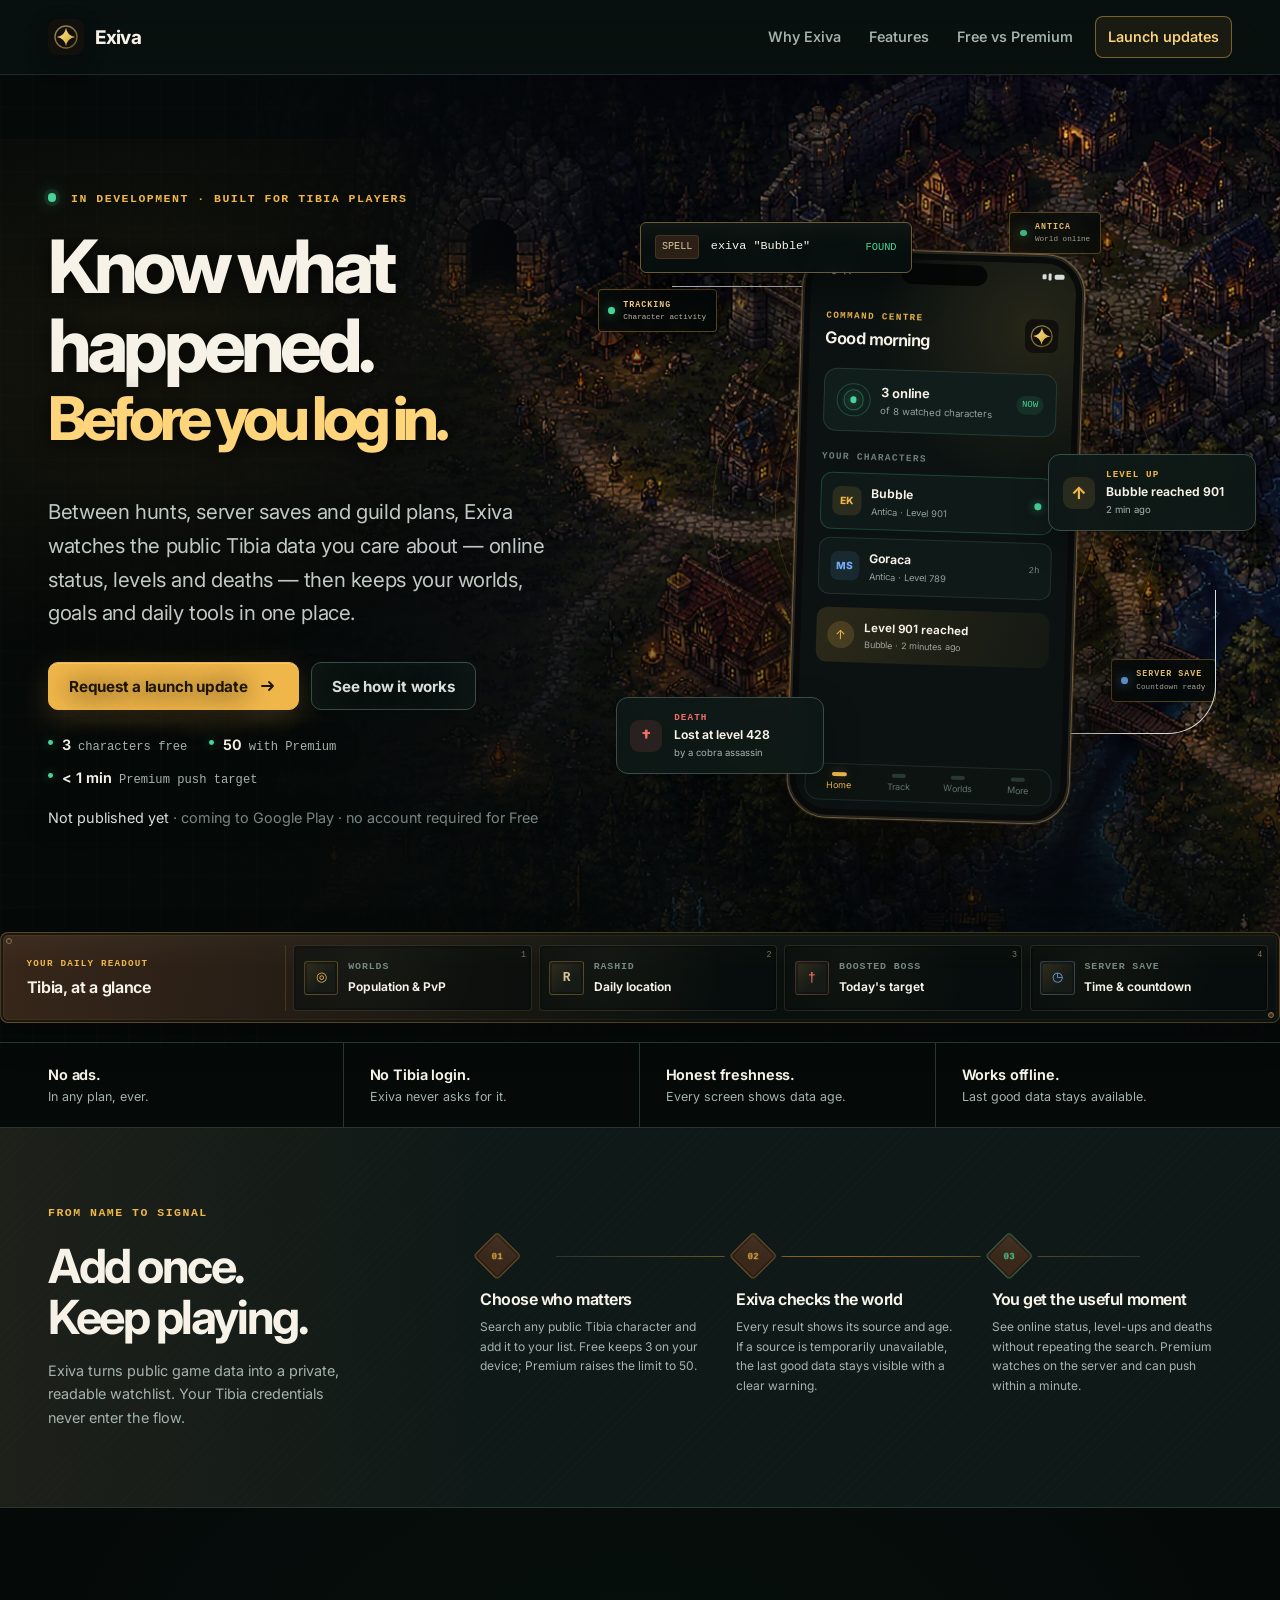
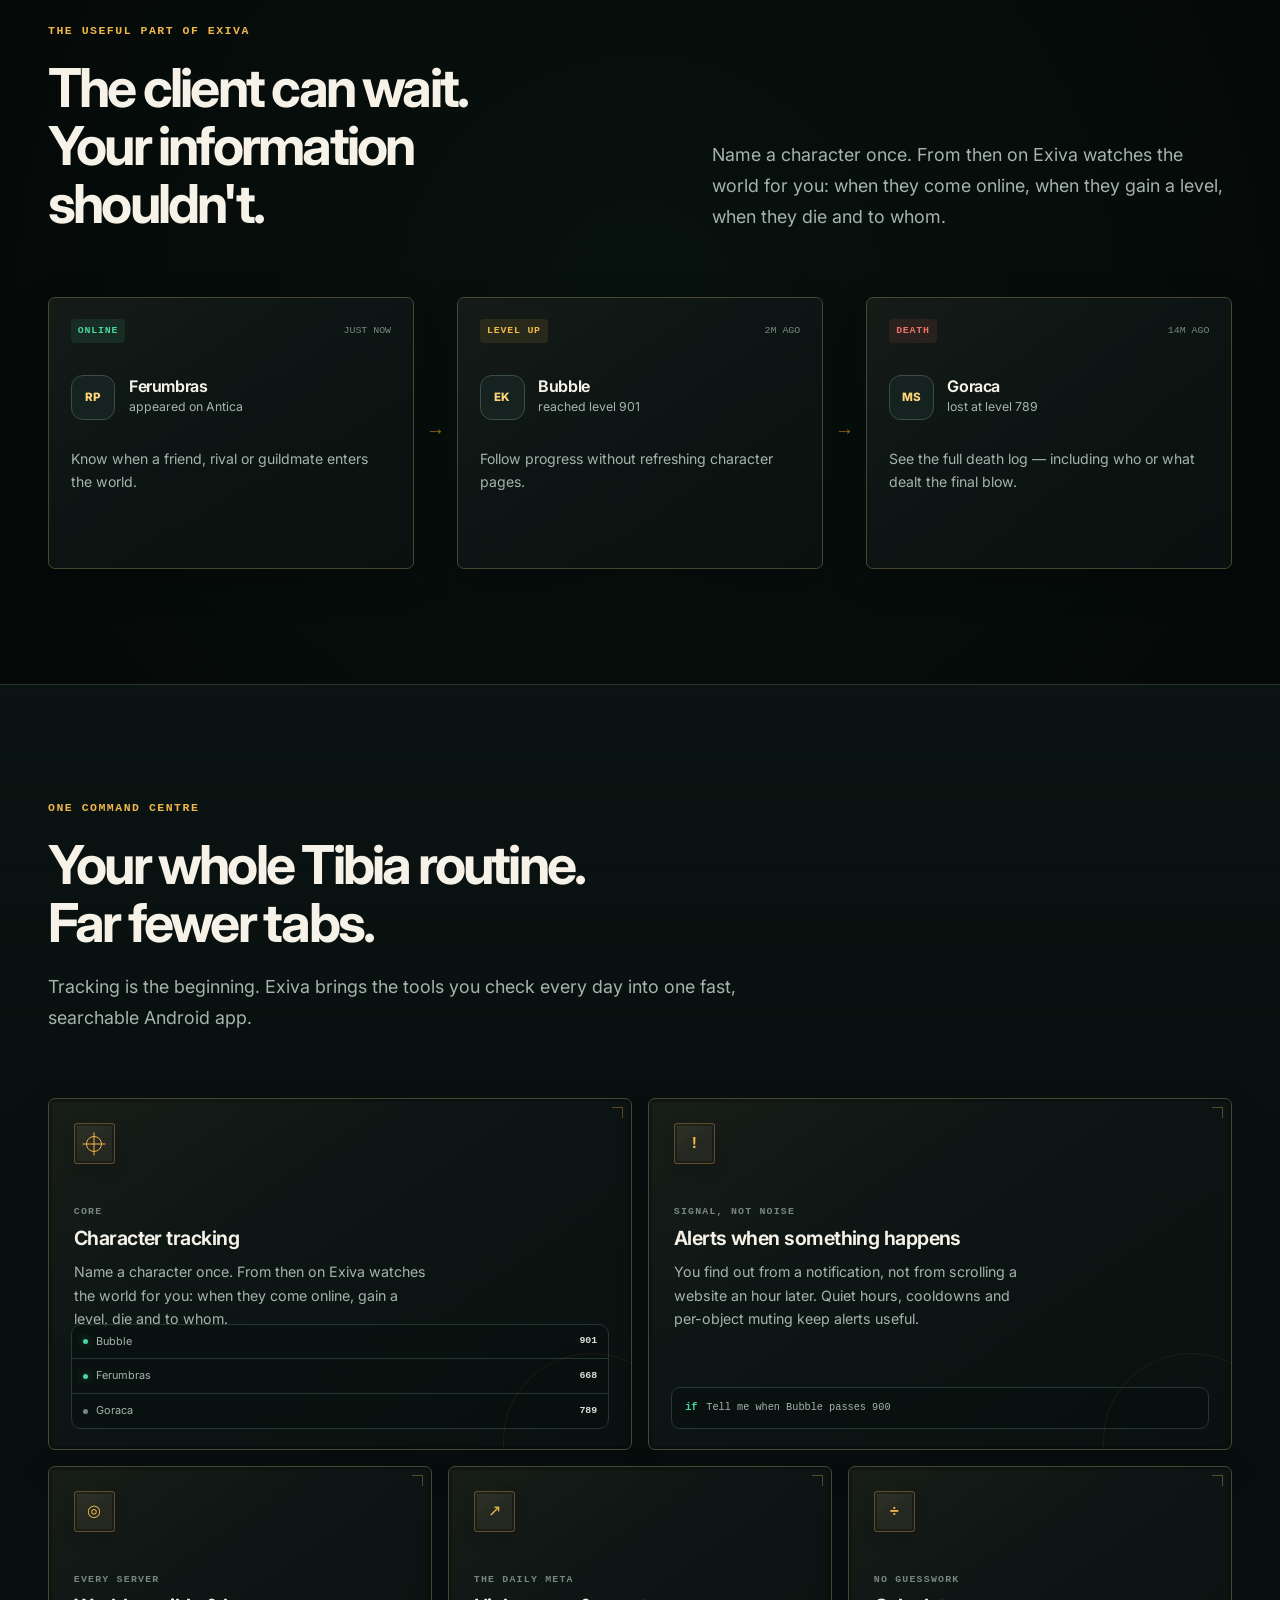
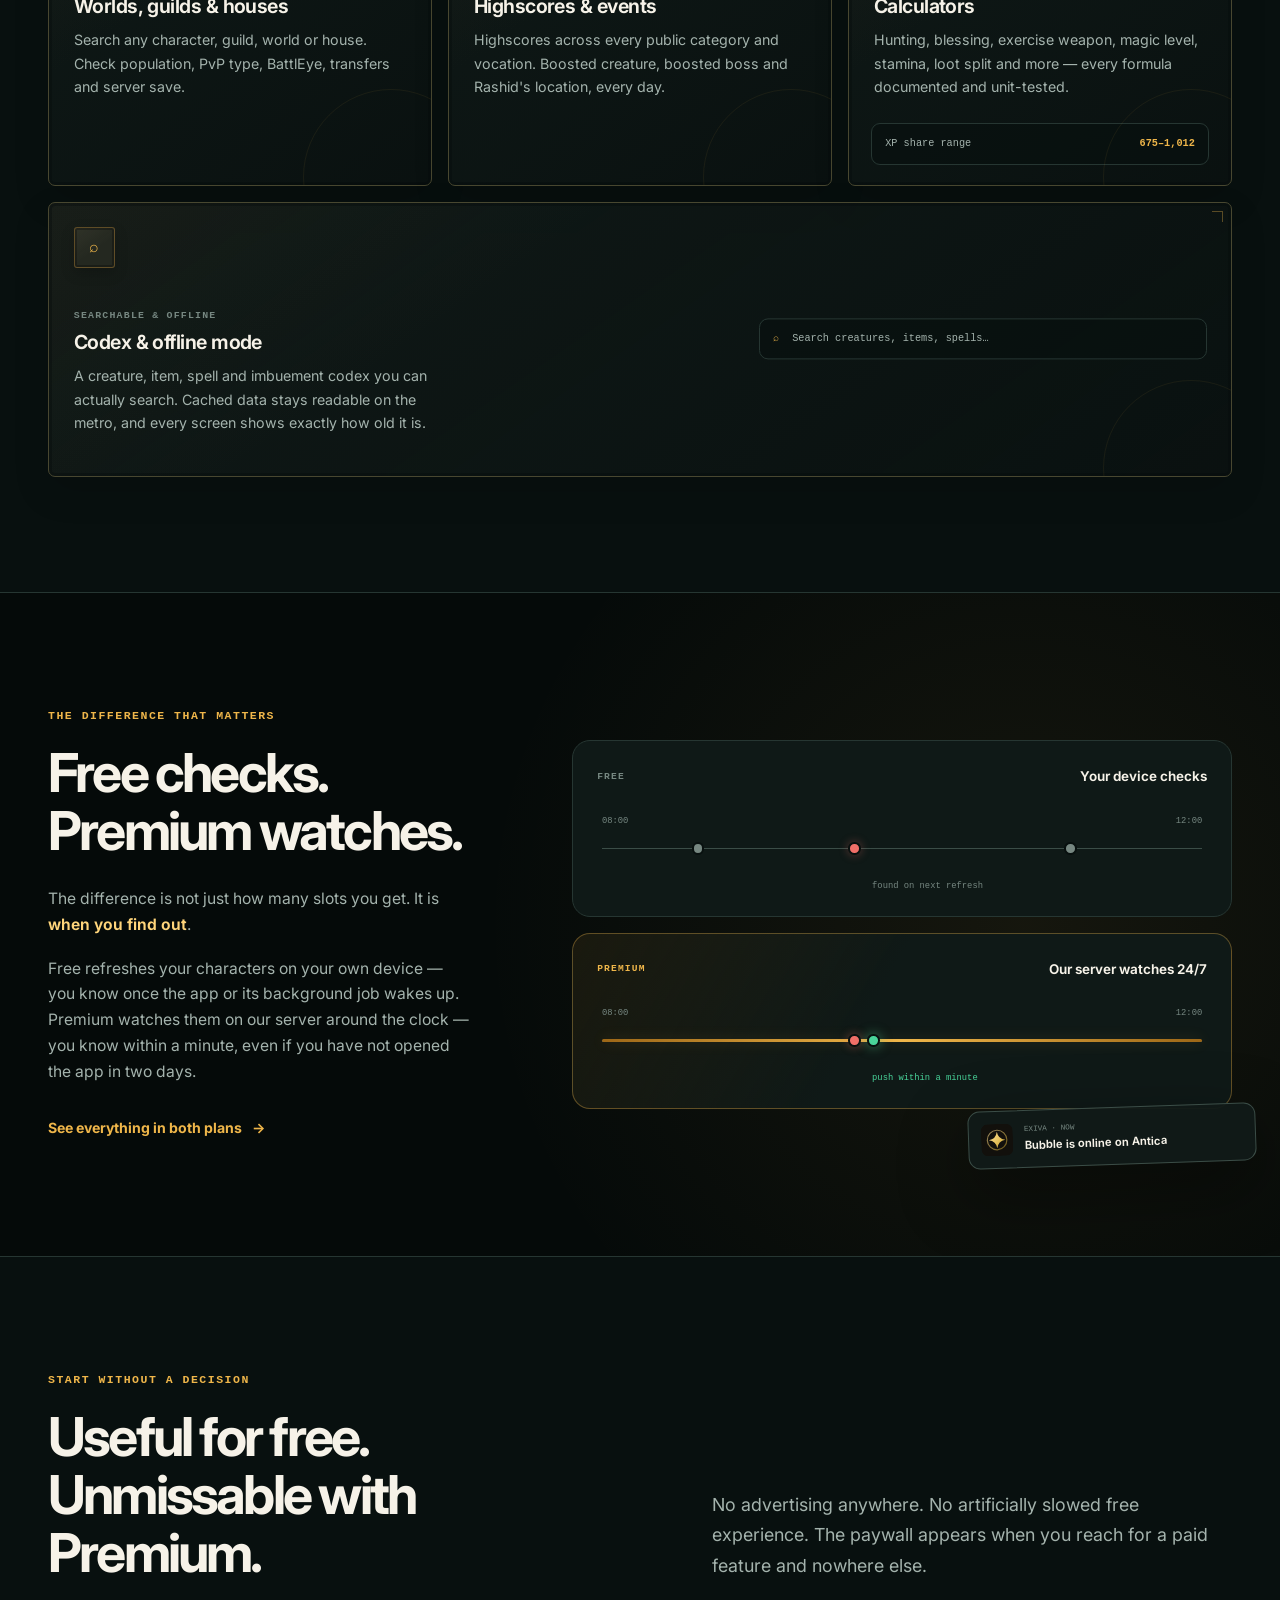
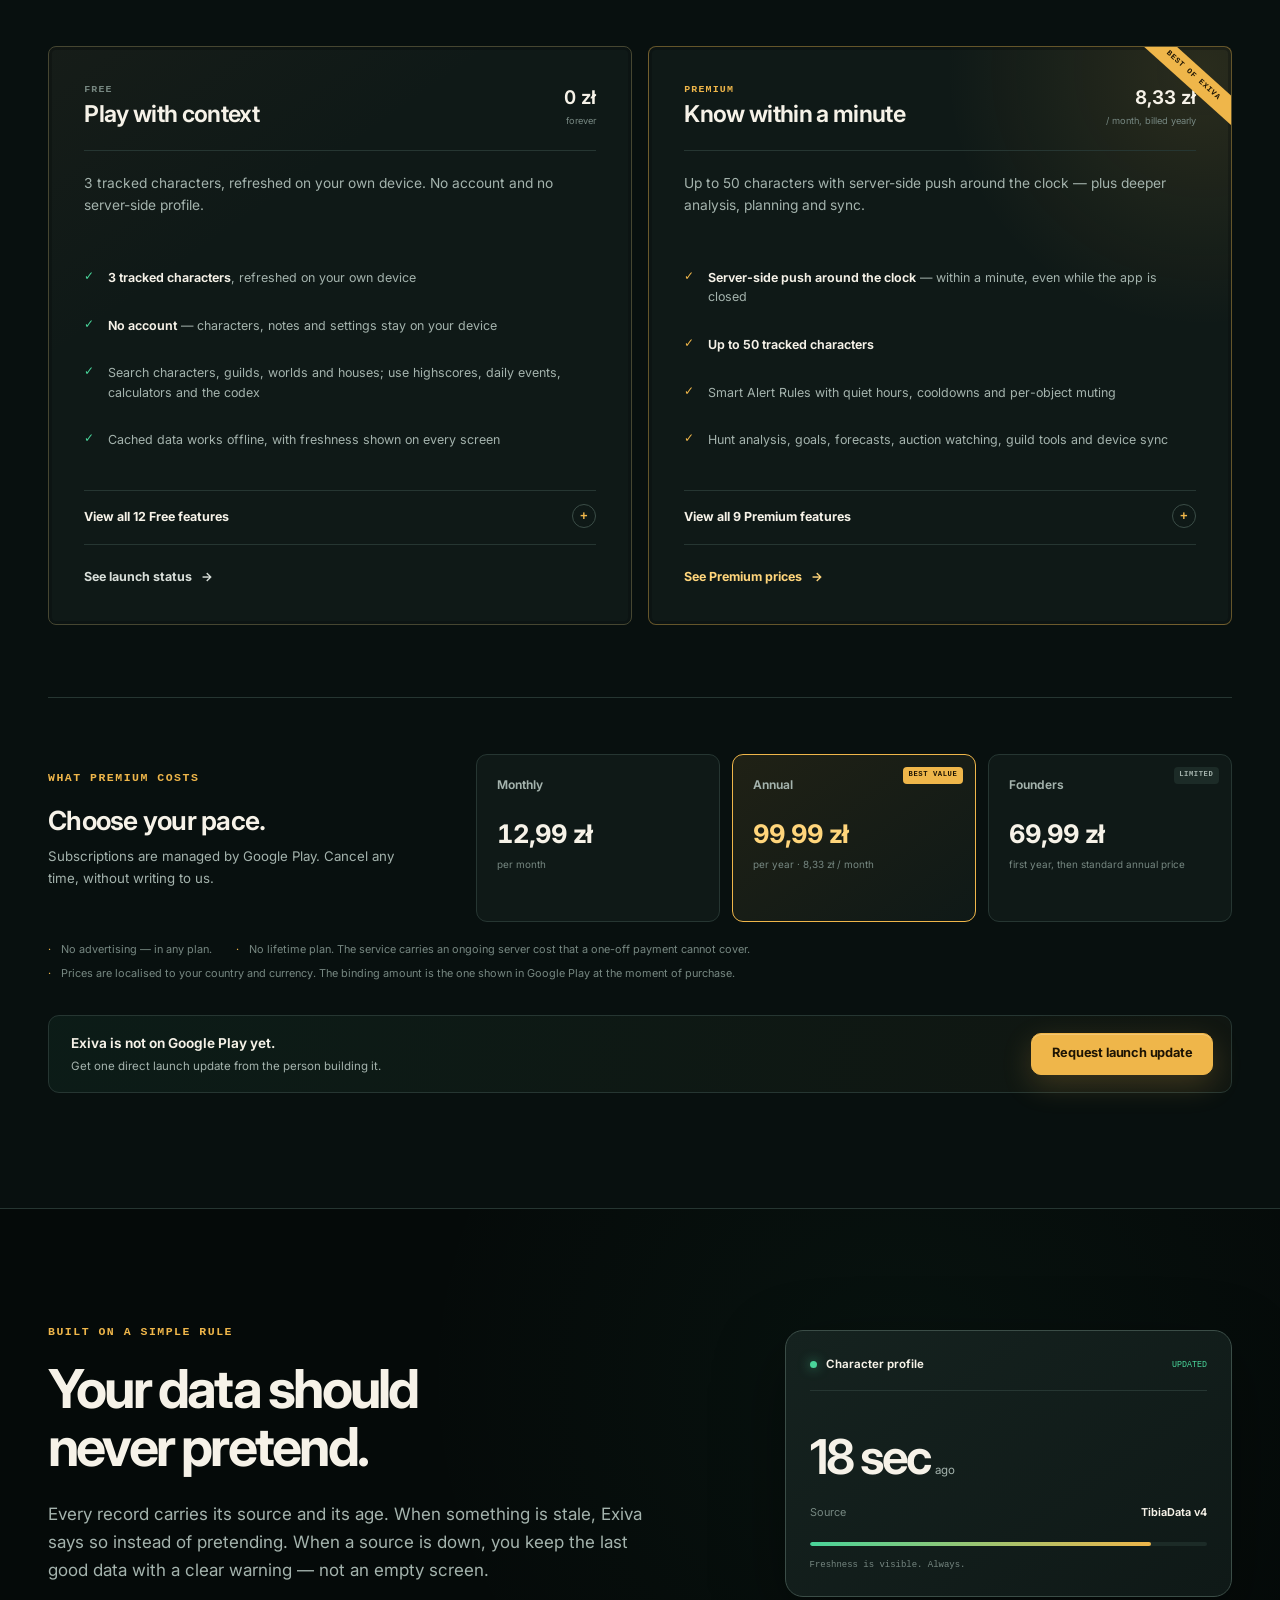
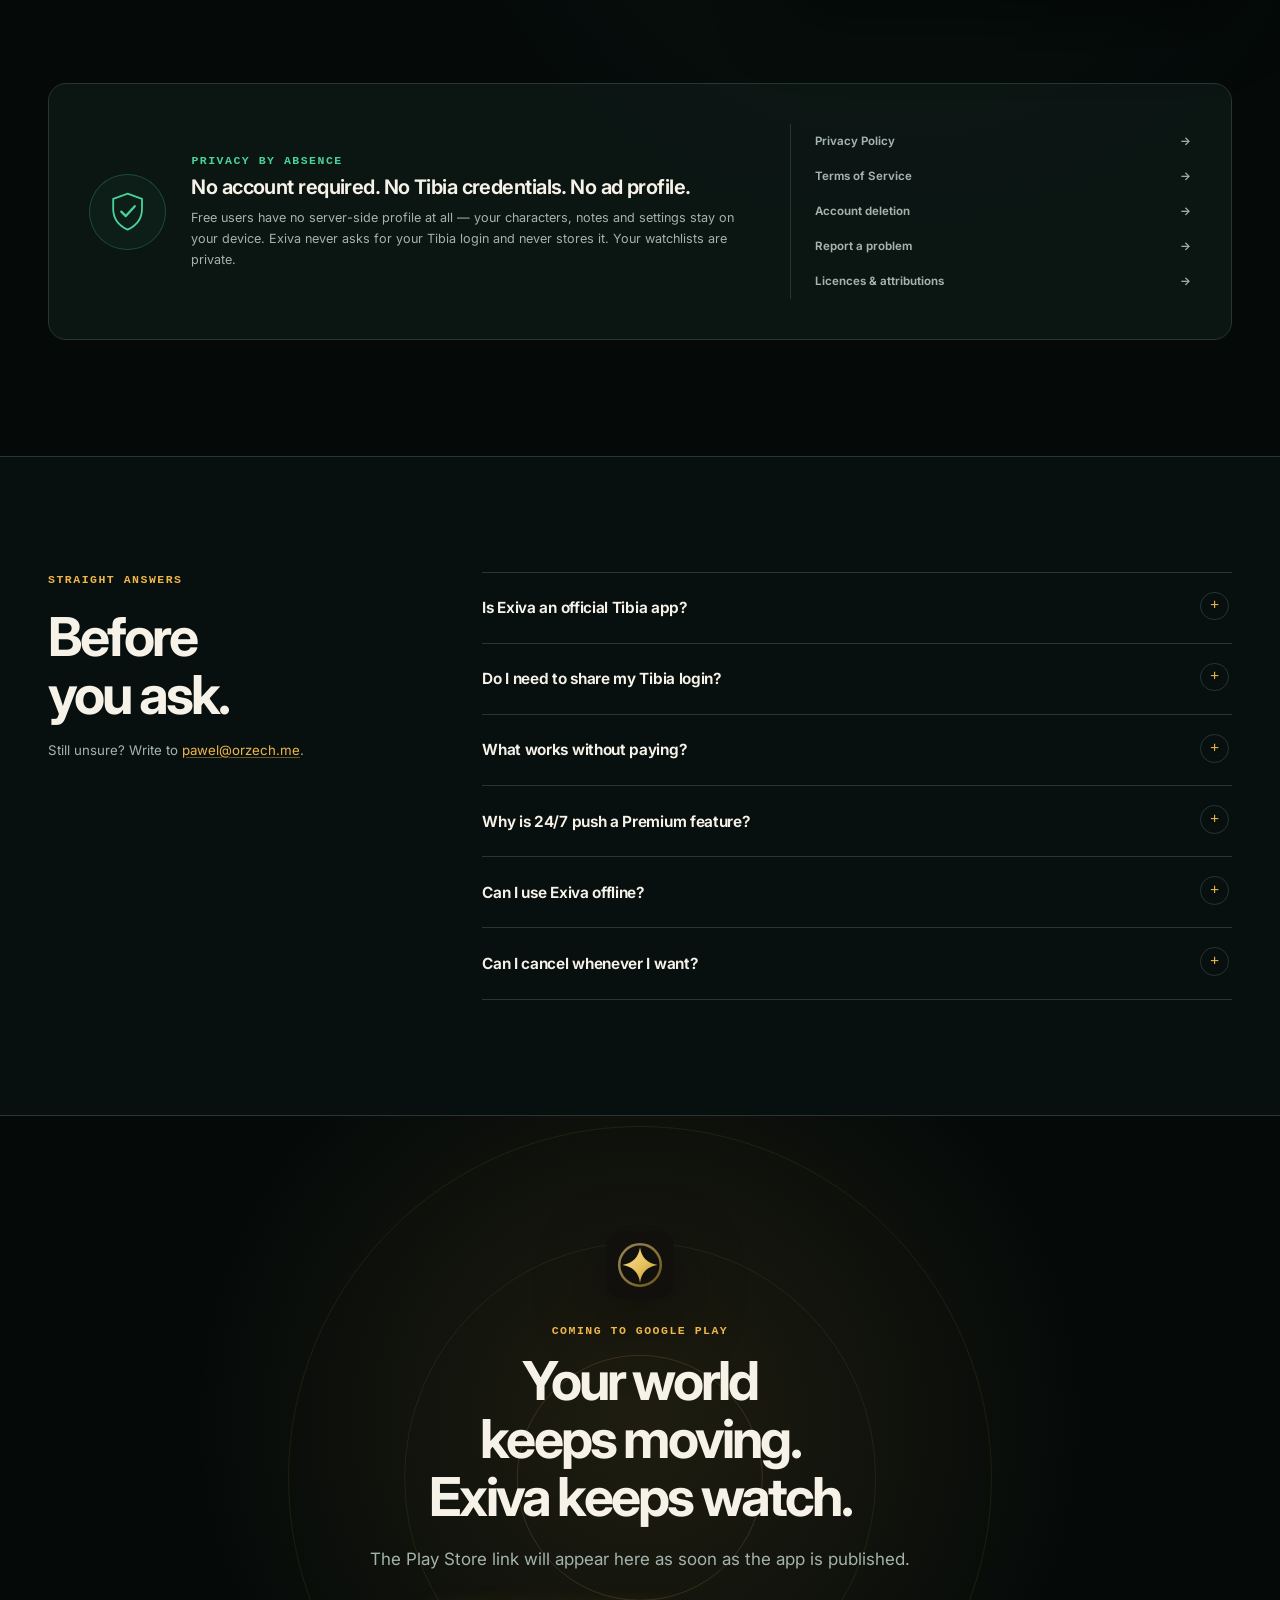
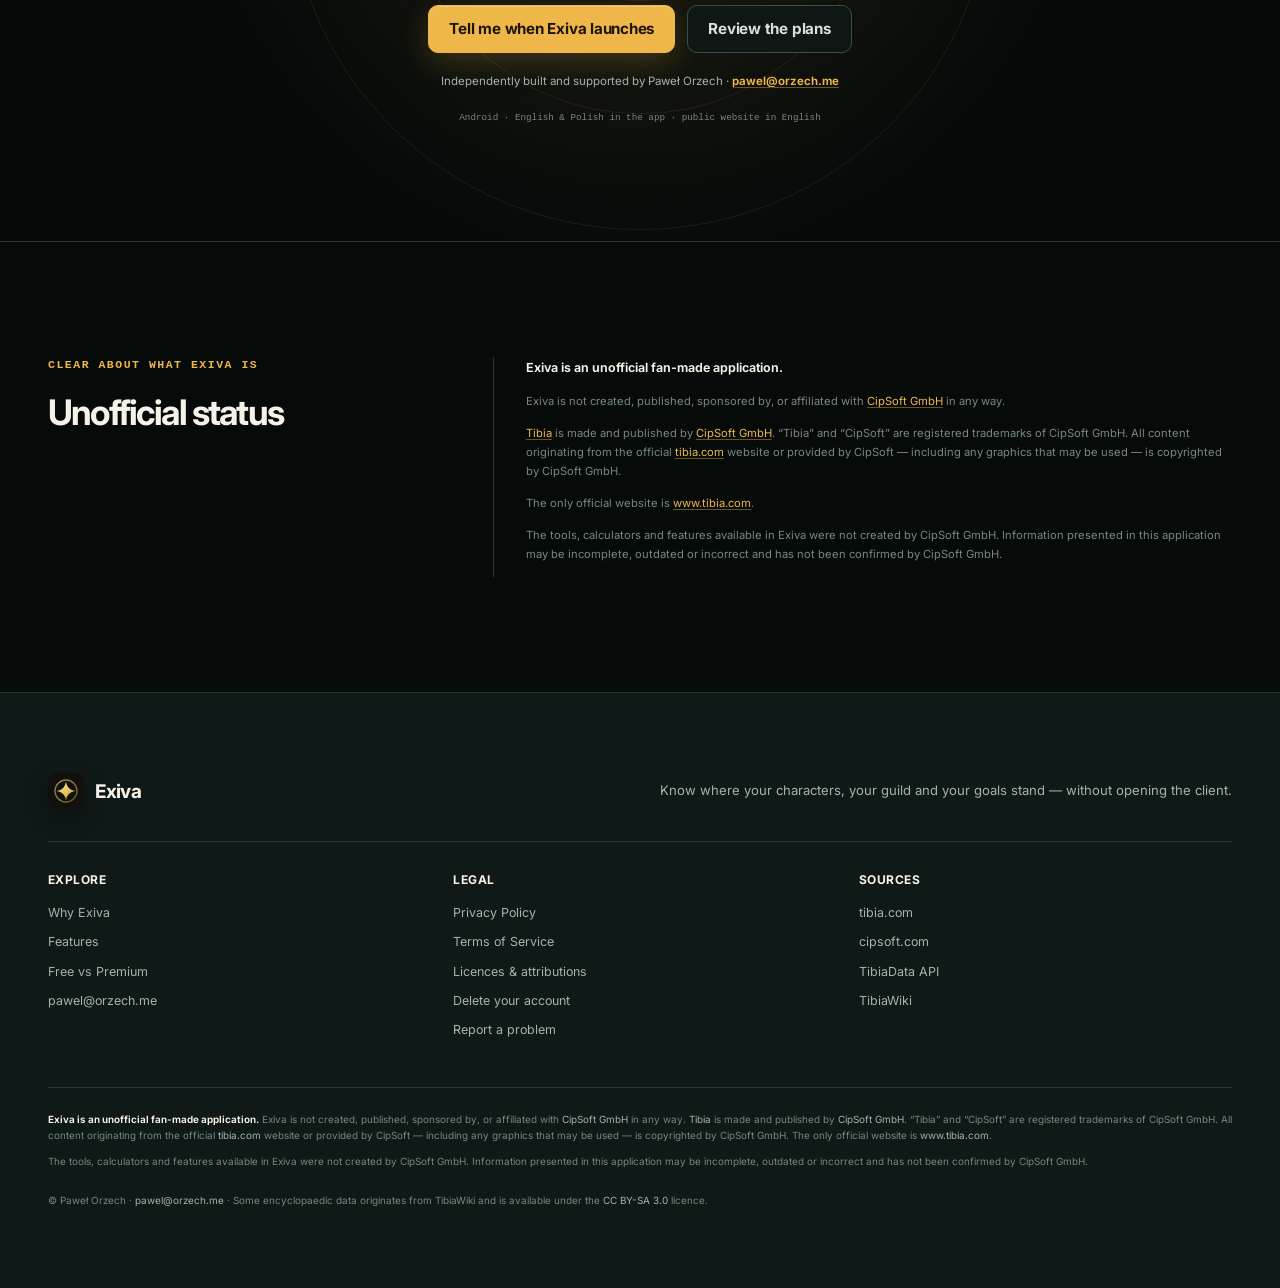
<file: index.html>
<!DOCTYPE html>
<html lang="en">
<head>
<meta charset="utf-8">
<meta name="viewport" content="width=device-width, initial-scale=1">
<title>Exiva — know what happened before you log in</title>
<meta name="description" content="Track Tibia characters, guilds and goals. Exiva watches for online status, levels and deaths, with 3 characters free and 24/7 server alerts in Premium. Unofficial Android companion. No ads.">
<meta name="color-scheme" content="dark">
<meta name="theme-color" content="#08100F">
<meta property="og:title" content="Exiva — know what happened before you log in">
<meta property="og:description" content="The unofficial Android companion that watches your Tibia world and tells you when something changes.">
<meta property="og:type" content="website">
<meta property="og:url" content="https://pawelorzech.github.io/exiva-site/">
<meta property="og:image" content="https://pawelorzech.github.io/exiva-site/assets/exiva-world-hero.webp">
<meta property="og:image:width" content="1672">
<meta property="og:image:height" content="941">
<meta property="og:image:alt" content="An original pixel-art fantasy town at night with the Exiva app interface">
<meta name="twitter:card" content="summary_large_image">
<link rel="canonical" href="https://pawelorzech.github.io/exiva-site/">
<link rel="icon" href="favicon.svg" type="image/svg+xml">
<link rel="preload" href="assets/exiva-world-hero.webp" as="image" type="image/webp" fetchpriority="high">
<link rel="preconnect" href="https://fonts.googleapis.com">
<link rel="preconnect" href="https://fonts.gstatic.com" crossorigin>
<link rel="stylesheet" href="https://fonts.googleapis.com/css2?family=Inter:wght@400..800&amp;display=swap">
<link rel="stylesheet" href="styles.css">
</head>
<body class="landing-page">
<a class="skip-link" href="#main">Skip to content</a>

<header class="site-header landing-header">
  <div class="wrap">
    <a class="brand" href="index.html" aria-label="Exiva home">
      <img class="mark" src="favicon.svg" width="36" height="36" alt="">
      <span>Exiva</span>
    </a>
    <nav class="site-nav landing-nav" aria-label="Main navigation">
      <a href="#why">Why Exiva</a>
      <a href="#features">Features</a>
      <a href="#pricing">Free vs Premium</a>
      <a class="nav-cta" href="#launch">Launch updates</a>
    </nav>
  </div>
</header>

<main id="main">
  <section class="hero" aria-labelledby="hero-title">
    <div class="hero-world" aria-hidden="true">
      <span class="world-readout world-readout-cave"><i></i><b>TRACKING</b><small>Character activity</small></span>
      <span class="world-readout world-readout-town"><i></i><b>ANTICA</b><small>World online</small></span>
      <span class="world-readout world-readout-save"><i></i><b>SERVER SAVE</b><small>Countdown ready</small></span>
    </div>
    <div class="wrap hero-inner">
      <div class="hero-copy">
        <p class="eyebrow"><span class="status-light"></span> In development · built for Tibia players</p>
        <h1 id="hero-title">Know what happened.<br><span>Before you log in.</span></h1>
        <p class="tagline">Between hunts, server saves and guild plans, Exiva watches the public Tibia data you care about — online status, levels and deaths — then keeps your worlds, goals and daily tools in one place.</p>
        <div class="cta-row">
          <a class="btn btn-primary" href="mailto:pawel@orzech.me?subject=Tell%20me%20when%20Exiva%20launches">
            Request a launch update
            <svg viewBox="0 0 20 20" width="20" height="20" aria-hidden="true"><path d="M4 10h11M11 6l4 4-4 4" fill="none" stroke="currentColor" stroke-width="1.8" stroke-linecap="round" stroke-linejoin="round"/></svg>
          </a>
          <a class="btn btn-secondary" href="#how">See how it works</a>
        </div>
        <div class="hero-facts" aria-label="Exiva plan highlights">
          <span><strong>3</strong> characters free</span>
          <span><strong>50</strong> with Premium</span>
          <span><strong>&lt; 1 min</strong> Premium push target</span>
        </div>
        <p class="launch-note"><span>Not published yet</span> · coming to Google Play · no account required for Free</p>
      </div>

      <div class="product-stage" role="img" aria-label="Exiva app preview showing tracked characters, online status and level-up and death alerts">
        <div class="cast-line cast-line-top" aria-hidden="true"></div>
        <div class="cast-line cast-line-side" aria-hidden="true"></div>
        <div class="spell-command">
          <span class="spell-prompt">spell</span>
          <code>exiva "Bubble"</code>
          <span class="spell-result">found</span>
        </div>

        <div class="radar" aria-hidden="true">
          <span class="radar-ring ring-one"></span>
          <span class="radar-ring ring-two"></span>
          <span class="radar-ring ring-three"></span>
          <span class="radar-ping ping-one"></span>
          <span class="radar-ping ping-two"></span>
        </div>

        <div class="phone">
          <div class="phone-top">
            <span class="phone-time">09:41</span>
            <span class="phone-sensors"><i></i><i></i><i></i></span>
          </div>
          <div class="app-screen">
            <div class="app-bar">
              <div>
                <span class="app-overline">COMMAND CENTRE</span>
                <strong>Good morning</strong>
              </div>
              <img src="favicon.svg" alt="" width="34" height="34">
            </div>
            <div class="world-signal">
              <span class="signal-orbit"><i></i></span>
              <div><strong>3 online</strong><small>of 8 watched characters</small></div>
              <span class="freshness">now</span>
            </div>
            <p class="screen-label">YOUR CHARACTERS</p>
            <div class="character-card is-online">
              <span class="vocation">EK</span>
              <div class="character-copy"><strong>Bubble</strong><small>Antica · Level 901</small></div>
              <span class="online-dot"></span>
            </div>
            <div class="character-card">
              <span class="vocation is-mage">MS</span>
              <div class="character-copy"><strong>Goraca</strong><small>Antica · Level 789</small></div>
              <span class="offline-time">2h</span>
            </div>
            <div class="event-preview">
              <span class="event-icon level-icon">↑</span>
              <div><strong>Level 901 reached</strong><small>Bubble · 2 minutes ago</small></div>
            </div>
            <nav class="phone-nav" aria-label="App preview navigation">
              <span class="is-active"><i></i>Home</span><span><i></i>Track</span><span><i></i>Worlds</span><span><i></i>More</span>
            </nav>
          </div>
        </div>

        <div class="floating-alert level-alert">
          <span class="alert-icon">↑</span>
          <div><small>LEVEL UP</small><strong>Bubble reached 901</strong><span>2 min ago</span></div>
        </div>
        <div class="floating-alert death-alert">
          <span class="alert-icon">†</span>
          <div><small>DEATH</small><strong>Lost at level 428</strong><span>by a cobra assassin</span></div>
        </div>
      </div>
    </div>

    <div class="wrap tibia-routine" aria-label="Tibia information available in Exiva">
      <div class="routine-label">
        <span>YOUR DAILY READOUT</span>
        <strong>Tibia, at a glance</strong>
      </div>
      <div class="routine-slot">
        <span class="slot-key">1</span>
        <span class="slot-glyph world-glyph" aria-hidden="true">◎</span>
        <div><small>WORLDS</small><strong>Population &amp; PvP</strong></div>
      </div>
      <div class="routine-slot">
        <span class="slot-key">2</span>
        <span class="slot-glyph rashid-glyph" aria-hidden="true">R</span>
        <div><small>RASHID</small><strong>Daily location</strong></div>
      </div>
      <div class="routine-slot">
        <span class="slot-key">3</span>
        <span class="slot-glyph boss-glyph" aria-hidden="true">†</span>
        <div><small>BOOSTED BOSS</small><strong>Today's target</strong></div>
      </div>
      <div class="routine-slot">
        <span class="slot-key">4</span>
        <span class="slot-glyph save-glyph" aria-hidden="true">◷</span>
        <div><small>SERVER SAVE</small><strong>Time &amp; countdown</strong></div>
      </div>
    </div>

    <div class="wrap proof-strip" aria-label="Key Exiva benefits">
      <div><strong>No ads.</strong><span>In any plan, ever.</span></div>
      <div><strong>No Tibia login.</strong><span>Exiva never asks for it.</span></div>
      <div><strong>Honest freshness.</strong><span>Every screen shows data age.</span></div>
      <div><strong>Works offline.</strong><span>Last good data stays available.</span></div>
    </div>
  </section>

  <section class="orientation-section" id="how" aria-labelledby="how-title">
    <div class="wrap orientation-grid">
      <div class="orientation-copy">
        <p class="eyebrow">From name to signal</p>
        <h2 id="how-title">Add once.<br>Keep playing.</h2>
        <p>Exiva turns public game data into a private, readable watchlist. Your Tibia credentials never enter the flow.</p>
      </div>
      <ol class="workflow">
        <li>
          <span class="workflow-number"><span>01</span></span>
          <div>
            <h3>Choose who matters</h3>
            <p>Search any public Tibia character and add it to your list. Free keeps 3 on your device; Premium raises the limit to 50.</p>
          </div>
        </li>
        <li>
          <span class="workflow-number"><span>02</span></span>
          <div>
            <h3>Exiva checks the world</h3>
            <p>Every result shows its source and age. If a source is temporarily unavailable, the last good data stays visible with a clear warning.</p>
          </div>
        </li>
        <li>
          <span class="workflow-number"><span>03</span></span>
          <div>
            <h3>You get the useful moment</h3>
            <p>See online status, level-ups and deaths without repeating the search. Premium watches on the server and can push within a minute.</p>
          </div>
        </li>
      </ol>
    </div>
  </section>

  <section class="section signal-section" id="why" aria-labelledby="why-title">
    <div class="wrap">
      <div class="section-heading split-heading">
        <div>
          <p class="eyebrow">The useful part of exiva</p>
          <h2 id="why-title">The client can wait.<br>Your information shouldn't.</h2>
        </div>
        <p class="lede">Name a character once. From then on Exiva watches the world for you: when they come online, when they gain a level, when they die and to whom.</p>
      </div>

      <div class="signal-flow" aria-label="Examples of events Exiva tracks">
        <article class="signal-card">
          <div class="signal-meta"><span class="signal-type online">ONLINE</span><span>just now</span></div>
          <div class="signal-character"><span class="avatar">RP</span><div><h3>Ferumbras</h3><p>appeared on Antica</p></div></div>
          <p class="signal-copy">Know when a friend, rival or guildmate enters the world.</p>
        </article>
        <span class="flow-arrow" aria-hidden="true">→</span>
        <article class="signal-card">
          <div class="signal-meta"><span class="signal-type level">LEVEL UP</span><span>2m ago</span></div>
          <div class="signal-character"><span class="avatar">EK</span><div><h3>Bubble</h3><p>reached level 901</p></div></div>
          <p class="signal-copy">Follow progress without refreshing character pages.</p>
        </article>
        <span class="flow-arrow" aria-hidden="true">→</span>
        <article class="signal-card">
          <div class="signal-meta"><span class="signal-type death">DEATH</span><span>14m ago</span></div>
          <div class="signal-character"><span class="avatar">MS</span><div><h3>Goraca</h3><p>lost at level 789</p></div></div>
          <p class="signal-copy">See the full death log — including who or what dealt the final blow.</p>
        </article>
      </div>
    </div>
  </section>

  <section class="section features-section" id="features" aria-labelledby="features-title">
    <div class="wrap">
      <div class="section-heading">
        <p class="eyebrow">One command centre</p>
        <h2 id="features-title">Your whole Tibia routine.<br>Far fewer tabs.</h2>
        <p class="lede">Tracking is the beginning. Exiva brings the tools you check every day into one fast, searchable Android app.</p>
      </div>

      <div class="feature-bento">
        <article class="feature-card feature-primary">
          <div class="feature-icon icon-target" aria-hidden="true"><i></i></div>
          <p class="feature-kicker">CORE</p>
          <h3>Character tracking</h3>
          <p>Name a character once. From then on Exiva watches the world for you: when they come online, gain a level, die and to whom.</p>
          <div class="mini-roster" aria-hidden="true">
            <span><i class="dot-green"></i> Bubble <b>901</b></span>
            <span><i class="dot-green"></i> Ferumbras <b>668</b></span>
            <span><i></i> Goraca <b>789</b></span>
          </div>
        </article>

        <article class="feature-card feature-alerts">
          <div class="feature-icon icon-bell" aria-hidden="true">!</div>
          <p class="feature-kicker">SIGNAL, NOT NOISE</p>
          <h3>Alerts when something happens</h3>
          <p>You find out from a notification, not from scrolling a website an hour later. Quiet hours, cooldowns and per-object muting keep alerts useful.</p>
          <div class="rule-chip" aria-hidden="true">Tell me when Bubble passes 900</div>
        </article>

        <article class="feature-card">
          <div class="feature-icon icon-world" aria-hidden="true">◎</div>
          <p class="feature-kicker">EVERY SERVER</p>
          <h3>Worlds, guilds &amp; houses</h3>
          <p>Search any character, guild, world or house. Check population, PvP type, BattlEye, transfers and server save.</p>
        </article>

        <article class="feature-card">
          <div class="feature-icon icon-chart" aria-hidden="true">↗</div>
          <p class="feature-kicker">THE DAILY META</p>
          <h3>Highscores &amp; events</h3>
          <p>Highscores across every public category and vocation. Boosted creature, boosted boss and Rashid's location, every day.</p>
        </article>

        <article class="feature-card feature-calculator">
          <div class="feature-icon icon-calculator" aria-hidden="true">÷</div>
          <p class="feature-kicker">NO GUESSWORK</p>
          <h3>Calculators</h3>
          <p>Hunting, blessing, exercise weapon, magic level, stamina, loot split and more — every formula documented and unit-tested.</p>
          <div class="calculator-row" aria-hidden="true"><span>XP share range</span><strong>675–1,012</strong></div>
        </article>

        <article class="feature-card feature-codex">
          <div class="feature-icon icon-book" aria-hidden="true">⌕</div>
          <p class="feature-kicker">SEARCHABLE &amp; OFFLINE</p>
          <h3>Codex &amp; offline mode</h3>
          <p>A creature, item, spell and imbuement codex you can actually search. Cached data stays readable on the metro, and every screen shows exactly how old it is.</p>
          <div class="codex-search" aria-hidden="true"><span>⌕</span> Search creatures, items, spells…</div>
        </article>
      </div>
    </div>
  </section>

  <section class="section difference-section" aria-labelledby="difference-title">
    <div class="wrap difference-grid">
      <div class="difference-copy">
        <p class="eyebrow">The difference that matters</p>
        <h2 id="difference-title">Free checks.<br>Premium watches.</h2>
        <p>The difference is not just how many slots you get. It is <strong>when you find out</strong>.</p>
        <p>Free refreshes your characters on your own device — you know once the app or its background job wakes up. Premium watches them on our server around the clock — you know within a minute, even if you have not opened the app in two days.</p>
        <a class="text-link" href="#pricing">See everything in both plans <span>→</span></a>
      </div>
      <div class="watch-comparison" aria-label="How Free and Premium monitoring differ">
        <div class="watch-row free-watch">
          <div class="watch-label"><span>FREE</span><strong>Your device checks</strong></div>
          <div class="timeline">
            <span class="time-label start">08:00</span><span class="time-label end">12:00</span>
            <i class="timeline-line"></i><b class="event-point" title="Character event"></b><b class="check-point p-one"></b><b class="check-point p-two"></b>
            <span class="delay">found on next refresh</span>
          </div>
        </div>
        <div class="watch-row premium-watch">
          <div class="watch-label"><span>PREMIUM</span><strong>Our server watches 24/7</strong></div>
          <div class="timeline">
            <span class="time-label start">08:00</span><span class="time-label end">12:00</span>
            <i class="timeline-line"></i><i class="always-on-line"></i><b class="event-point"></b><b class="push-point"></b>
            <span class="instant">push within a minute</span>
          </div>
        </div>
        <div class="push-demo">
          <img src="favicon.svg" alt="" width="32" height="32">
          <div><small>EXIVA · NOW</small><strong>Bubble is online on Antica</strong></div>
        </div>
      </div>
    </div>
  </section>

  <section class="section pricing-section" id="pricing" aria-labelledby="pricing-title">
    <div class="wrap">
      <div class="section-heading pricing-heading">
        <div>
          <p class="eyebrow">Start without a decision</p>
          <h2 id="pricing-title">Useful for free.<br>Unmissable with Premium.</h2>
        </div>
        <p class="lede">No advertising anywhere. No artificially slowed free experience. The paywall appears when you reach for a paid feature and nowhere else.</p>
      </div>

      <div class="tiers">
        <article class="tier free-tier">
          <div class="tier-head">
            <div><p class="tier-name">FREE</p><h3>Play with context</h3></div>
            <p class="tier-price"><strong>0 zł</strong><span>forever</span></p>
          </div>
          <p class="tier-summary">3 tracked characters, refreshed on your own device. No account and no server-side profile.</p>
          <ul class="tier-highlights">
            <li><strong>3 tracked characters</strong>, refreshed on your own device</li>
            <li><strong>No account</strong> — characters, notes and settings stay on your device</li>
            <li>Search characters, guilds, worlds and houses; use highscores, daily events, calculators and the codex</li>
            <li>Cached data works offline, with freshness shown on every screen</li>
          </ul>
          <details class="tier-more">
            <summary>View all 12 Free features</summary>
            <ul>
              <li><strong>3 tracked characters</strong>, refreshed on your own device</li>
              <li>Local notifications when the app or its background job wakes up</li>
              <li>Global broadcasts about news and in-game events</li>
              <li>No account — everything stays on your device</li>
              <li>Search any character, guild, world or house on any server</li>
              <li>Full character profiles: vocation, residence, guild rank, achievement points, death log, former names and account status</li>
              <li>Every world at a glance: population, PvP type, BattlEye, transfers and server save</li>
              <li>Highscores across every public category and vocation</li>
              <li>Boosted creature, boosted boss and Rashid's location, every day</li>
              <li>Hunting, blessing, exercise weapon, magic level, stamina, loot split and more calculators</li>
              <li>A creature, item, spell and imbuement codex you can actually search</li>
              <li>Works offline — every screen shows exactly how old its data is</li>
            </ul>
          </details>
          <a class="tier-link" href="#launch">See launch status <span>→</span></a>
        </article>

        <article class="tier premium-tier">
          <div class="premium-ribbon">BEST OF EXIVA</div>
          <div class="tier-head">
            <div><p class="tier-name">PREMIUM</p><h3>Know within a minute</h3></div>
            <p class="tier-price"><strong>8,33 zł</strong><span>/ month, billed yearly</span></p>
          </div>
          <p class="tier-summary">Up to 50 characters with server-side push around the clock — plus deeper analysis, planning and sync.</p>
          <ul class="tier-highlights">
            <li><strong>Server-side push around the clock</strong> — within a minute, even while the app is closed</li>
            <li><strong>Up to 50 tracked characters</strong></li>
            <li>Smart Alert Rules with quiet hours, cooldowns and per-object muting</li>
            <li>Hunt analysis, goals, forecasts, auction watching, guild tools and device sync</li>
          </ul>
          <details class="tier-more">
            <summary>View all 9 Premium features</summary>
            <ul>
              <li><strong>Server-side push, around the clock</strong> — find out within a minute, even when the app has been closed for days</li>
              <li><strong>Up to 50 tracked characters</strong></li>
              <li>Smart Alert Rules in plain language: “tell me when Bubble passes 900, or dies to anyone from my guild”</li>
              <li>Hunt Session Analyzer with XP/h, profit/h, loot split, trends and supply analysis</li>
              <li>Goals and forecasts for level, skills, magic level, bestiary and gold, with uncertainty shown rather than hidden</li>
              <li>House and auction watching with bid alerts before the hammer falls</li>
              <li>Guild tooling: roster changes, online patterns, death timelines and private friendly/neutral/hostile labels</li>
              <li>Sync across devices, full event history and offline codex pack</li>
              <li>Quiet hours, cooldowns and per-object muting, so alerts stay signal</li>
            </ul>
          </details>
          <a class="tier-link premium-link" href="#price-options">See Premium prices <span>→</span></a>
        </article>
      </div>

      <div class="price-block" id="price-options">
        <div class="price-intro">
          <p class="eyebrow">What Premium costs</p>
          <h3>Choose your pace.</h3>
          <p>Subscriptions are managed by Google Play. Cancel any time, without writing to us.</p>
        </div>
        <div class="prices" aria-label="Premium pricing">
          <article class="price-card">
            <p class="plan">Monthly</p>
            <p class="amount">12,99 zł</p>
            <p class="per">per month</p>
          </article>
          <article class="price-card is-best">
            <div class="badge">BEST VALUE</div>
            <p class="plan">Annual</p>
            <p class="amount">99,99 zł</p>
            <p class="per">per year · 8,33 zł / month</p>
          </article>
          <article class="price-card">
            <div class="badge founders">LIMITED</div>
            <p class="plan">Founders</p>
            <p class="amount">69,99 zł</p>
            <p class="per">first year, then standard annual price</p>
          </article>
        </div>
      </div>
      <ul class="price-notes">
        <li>No advertising — in any plan.</li>
        <li>No lifetime plan. The service carries an ongoing server cost that a one-off payment cannot cover.</li>
        <li>Prices are localised to your country and currency. The binding amount is the one shown in Google Play at the moment of purchase.</li>
      </ul>
      <div class="pricing-launch-note">
        <div>
          <strong>Exiva is not on Google Play yet.</strong>
          <span>Get one direct launch update from the person building it.</span>
        </div>
        <a class="btn btn-primary" href="mailto:pawel@orzech.me?subject=Tell%20me%20when%20Exiva%20launches">Request launch update</a>
      </div>
    </div>
  </section>

  <section class="section trust-section" id="trust" aria-labelledby="trust-title">
    <div class="wrap">
      <div class="trust-grid">
        <div class="trust-statement">
          <p class="eyebrow">Built on a simple rule</p>
          <h2 id="trust-title">Your data should never pretend.</h2>
          <p>Every record carries its source and its age. When something is stale, Exiva says so instead of pretending. When a source is down, you keep the last good data with a clear warning — not an empty screen.</p>
        </div>
        <div class="fresh-card" aria-label="Example freshness indicator">
          <div class="fresh-head"><span class="fresh-dot"></span><strong>Character profile</strong><span>UPDATED</span></div>
          <div class="fresh-time"><strong>18 sec</strong><span>ago</span></div>
          <div class="source-line"><span>Source</span><strong>TibiaData v4</strong></div>
          <div class="fresh-bar"><i></i></div>
          <p>Freshness is visible. Always.</p>
        </div>
      </div>

      <div class="privacy-promise">
        <div class="privacy-mark" aria-hidden="true">
          <svg viewBox="0 0 48 48"><path d="M24 4 40 10v11c0 10.2-6.3 18.4-16 23-9.7-4.6-16-12.8-16-23V10l16-6Z" fill="none" stroke="currentColor" stroke-width="2"/><path d="m17 24 5 5 10-11" fill="none" stroke="currentColor" stroke-width="2.5" stroke-linecap="round" stroke-linejoin="round"/></svg>
        </div>
        <div>
          <p class="eyebrow">Privacy by absence</p>
          <h3>No account required. No Tibia credentials. No ad profile.</h3>
          <p>Free users have no server-side profile at all — your characters, notes and settings stay on your device. Exiva never asks for your Tibia login and never stores it. Your watchlists are private.</p>
        </div>
        <div class="privacy-links">
          <a href="privacy.html">Privacy Policy <span>→</span></a>
          <a href="terms.html">Terms of Service <span>→</span></a>
          <a href="delete-account.html">Account deletion <span>→</span></a>
          <a href="report.html">Report a problem <span>→</span></a>
          <a href="licenses.html">Licences &amp; attributions <span>→</span></a>
        </div>
      </div>
    </div>
  </section>

  <section class="section faq-section" aria-labelledby="faq-title">
    <div class="wrap faq-grid">
      <div class="faq-heading">
        <p class="eyebrow">Straight answers</p>
        <h2 id="faq-title">Before you ask.</h2>
        <p>Still unsure? Write to <a href="mailto:pawel@orzech.me">pawel@orzech.me</a>.</p>
      </div>
      <div class="faq-list">
        <details>
          <summary>Is Exiva an official Tibia app?</summary>
          <p>No. Exiva is an independent, unofficial fan-made application and is not affiliated with, endorsed by or sponsored by CipSoft GmbH.</p>
        </details>
        <details>
          <summary>Do I need to share my Tibia login?</summary>
          <p>Never. Exiva does not ask for or store your Tibia credentials. It works with publicly available character and world data.</p>
        </details>
        <details>
          <summary>What works without paying?</summary>
          <p>You can track 3 characters on your device, search characters, guilds, worlds and houses, browse highscores and daily events, use calculators and search the codex. There are no ads.</p>
        </details>
        <details>
          <summary>Why is 24/7 push a Premium feature?</summary>
          <p>Free tracking runs on your device and costs us almost nothing. Watching continuously while the app is closed needs servers, polling and addressed push delivery — recurring infrastructure that the subscription funds.</p>
        </details>
        <details>
          <summary>Can I use Exiva offline?</summary>
          <p>Yes. Cached data remains readable, and Exiva shows exactly how old it is. Premium adds a full offline codex pack.</p>
        </details>
        <details>
          <summary>Can I cancel whenever I want?</summary>
          <p>Yes. Subscriptions are managed through Google Play and can be cancelled there at any time. The final price is always the localised amount shown by Google Play.</p>
        </details>
      </div>
    </div>
  </section>

  <section class="section launch-section" id="launch" aria-labelledby="launch-title">
    <div class="launch-radar" aria-hidden="true"><i></i><i></i><i></i></div>
    <div class="wrap launch-inner">
      <img src="favicon.svg" alt="" width="68" height="68">
      <p class="eyebrow">Coming to Google Play</p>
      <h2 id="launch-title">Your world keeps moving.<br>Exiva keeps watch.</h2>
      <p>The Play Store link will appear here as soon as the app is published.</p>
      <div class="cta-row">
        <a class="btn btn-primary" href="mailto:pawel@orzech.me?subject=Tell%20me%20when%20Exiva%20launches">Tell me when Exiva launches</a>
        <a class="btn btn-secondary" href="#pricing">Review the plans</a>
      </div>
      <p class="maker-note">Independently built and supported by Paweł Orzech · <a href="mailto:pawel@orzech.me">pawel@orzech.me</a></p>
      <p class="launch-small">Android · English &amp; Polish in the app · public website in English</p>
    </div>
  </section>

  <section class="section unofficial-section" id="disclaimer" aria-labelledby="disclaimer-title">
    <div class="wrap">
      <div class="unofficial-grid">
        <div>
          <p class="eyebrow">Clear about what Exiva is</p>
          <h2 id="disclaimer-title">Unofficial status</h2>
        </div>
        <div class="unofficial-copy">
          <p><strong>Exiva is an unofficial fan-made application.</strong></p>
          <p>Exiva is not created, published, sponsored by, or affiliated with <a href="https://www.cipsoft.com" rel="noopener noreferrer" target="_blank">CipSoft GmbH</a> in any way.</p>
          <p><a href="https://www.tibia.com" rel="noopener noreferrer" target="_blank">Tibia</a> is made and published by <a href="https://www.cipsoft.com" rel="noopener noreferrer" target="_blank">CipSoft GmbH</a>. “Tibia” and “CipSoft” are registered trademarks of CipSoft GmbH. All content originating from the official <a href="https://www.tibia.com" rel="noopener noreferrer" target="_blank">tibia.com</a> website or provided by CipSoft — including any graphics that may be used — is copyrighted by CipSoft GmbH.</p>
          <p>The only official website is <a href="https://www.tibia.com" rel="noopener noreferrer" target="_blank">www.tibia.com</a>.</p>
          <p>The tools, calculators and features available in Exiva were not created by CipSoft GmbH. Information presented in this application may be incomplete, outdated or incorrect and has not been confirmed by CipSoft GmbH.</p>
        </div>
      </div>
    </div>
  </section>
</main>

<footer class="site-footer landing-footer">
  <div class="wrap">
    <div class="footer-lead">
      <a class="brand footer-brand" href="index.html"><img class="mark" src="favicon.svg" width="36" height="36" alt=""><span>Exiva</span></a>
      <p>Know where your characters, your guild and your goals stand — without opening the client.</p>
    </div>
    <div class="footer-grid">
      <div>
        <h2>Explore</h2>
        <ul>
          <li><a href="#why">Why Exiva</a></li>
          <li><a href="#features">Features</a></li>
          <li><a href="#pricing">Free vs Premium</a></li>
          <li><a href="mailto:pawel@orzech.me">pawel@orzech.me</a></li>
        </ul>
      </div>
      <div>
        <h2>Legal</h2>
        <ul>
          <li><a href="privacy.html">Privacy Policy</a></li>
          <li><a href="terms.html">Terms of Service</a></li>
          <li><a href="licenses.html">Licences &amp; attributions</a></li>
          <li><a href="delete-account.html">Delete your account</a></li>
          <li><a href="report.html">Report a problem</a></li>
        </ul>
      </div>
      <div>
        <h2>Sources</h2>
        <ul>
          <li><a href="https://www.tibia.com" rel="noopener noreferrer" target="_blank">tibia.com</a></li>
          <li><a href="https://www.cipsoft.com" rel="noopener noreferrer" target="_blank">cipsoft.com</a></li>
          <li><a href="https://tibiadata.com" rel="noopener noreferrer" target="_blank">TibiaData API</a></li>
          <li><a href="https://tibia.fandom.com" rel="noopener noreferrer" target="_blank">TibiaWiki</a></li>
        </ul>
      </div>
    </div>

    <div class="disclaimer">
      <p><strong>Exiva is an unofficial fan-made application.</strong> Exiva is not created, published, sponsored by, or affiliated with <a href="https://www.cipsoft.com" rel="noopener noreferrer" target="_blank">CipSoft GmbH</a> in any way. <a href="https://www.tibia.com" rel="noopener noreferrer" target="_blank">Tibia</a> is made and published by <a href="https://www.cipsoft.com" rel="noopener noreferrer" target="_blank">CipSoft GmbH</a>. “Tibia” and “CipSoft” are registered trademarks of CipSoft GmbH. All content originating from the official <a href="https://www.tibia.com" rel="noopener noreferrer" target="_blank">tibia.com</a> website or provided by CipSoft — including any graphics that may be used — is copyrighted by CipSoft GmbH. The only official website is <a href="https://www.tibia.com" rel="noopener noreferrer" target="_blank">www.tibia.com</a>.</p>
      <p>The tools, calculators and features available in Exiva were not created by CipSoft GmbH. Information presented in this application may be incomplete, outdated or incorrect and has not been confirmed by CipSoft GmbH.</p>
    </div>

    <p class="colophon">© Paweł Orzech · <a href="mailto:pawel@orzech.me">pawel@orzech.me</a> · Some encyclopaedic data originates from TibiaWiki and is available under the <a href="https://creativecommons.org/licenses/by-sa/3.0/" rel="noopener noreferrer" target="_blank">CC BY-SA 3.0</a> licence.</p>
  </div>
</footer>
</body>
</html>
</file>
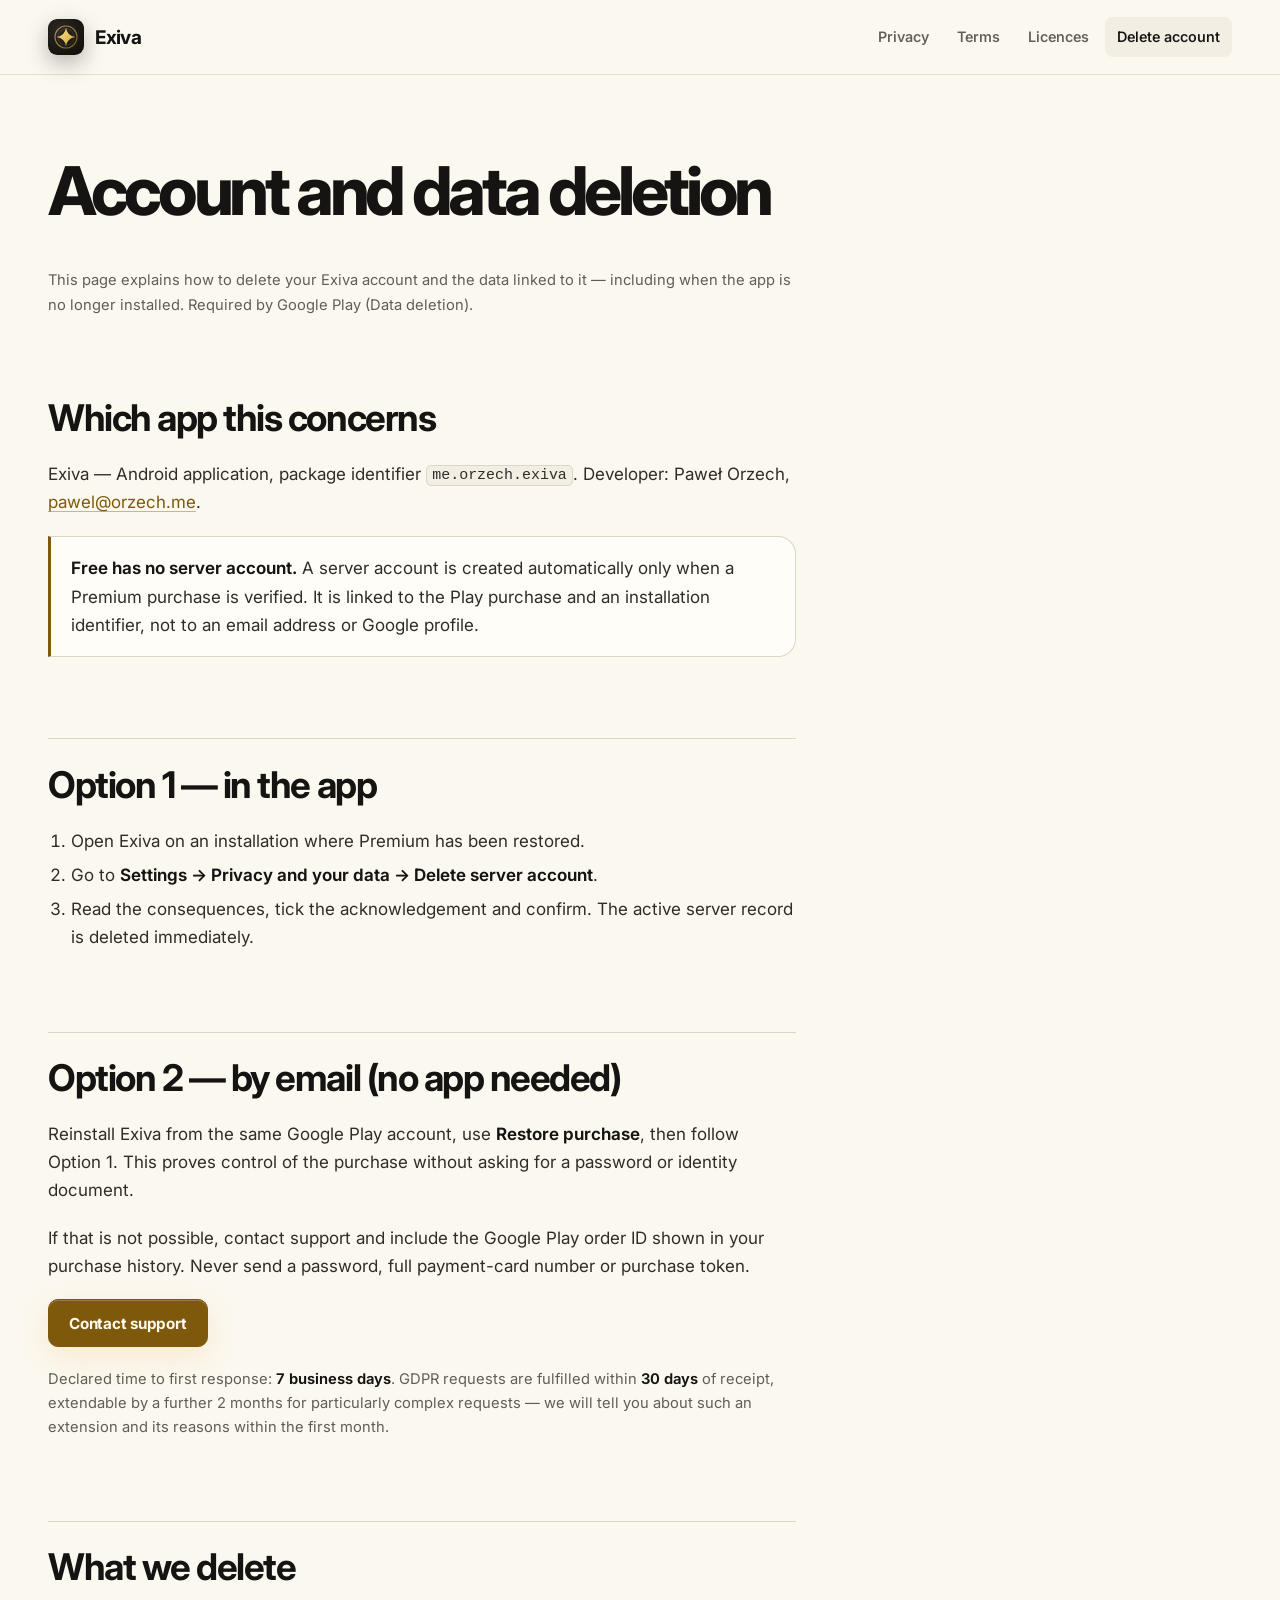
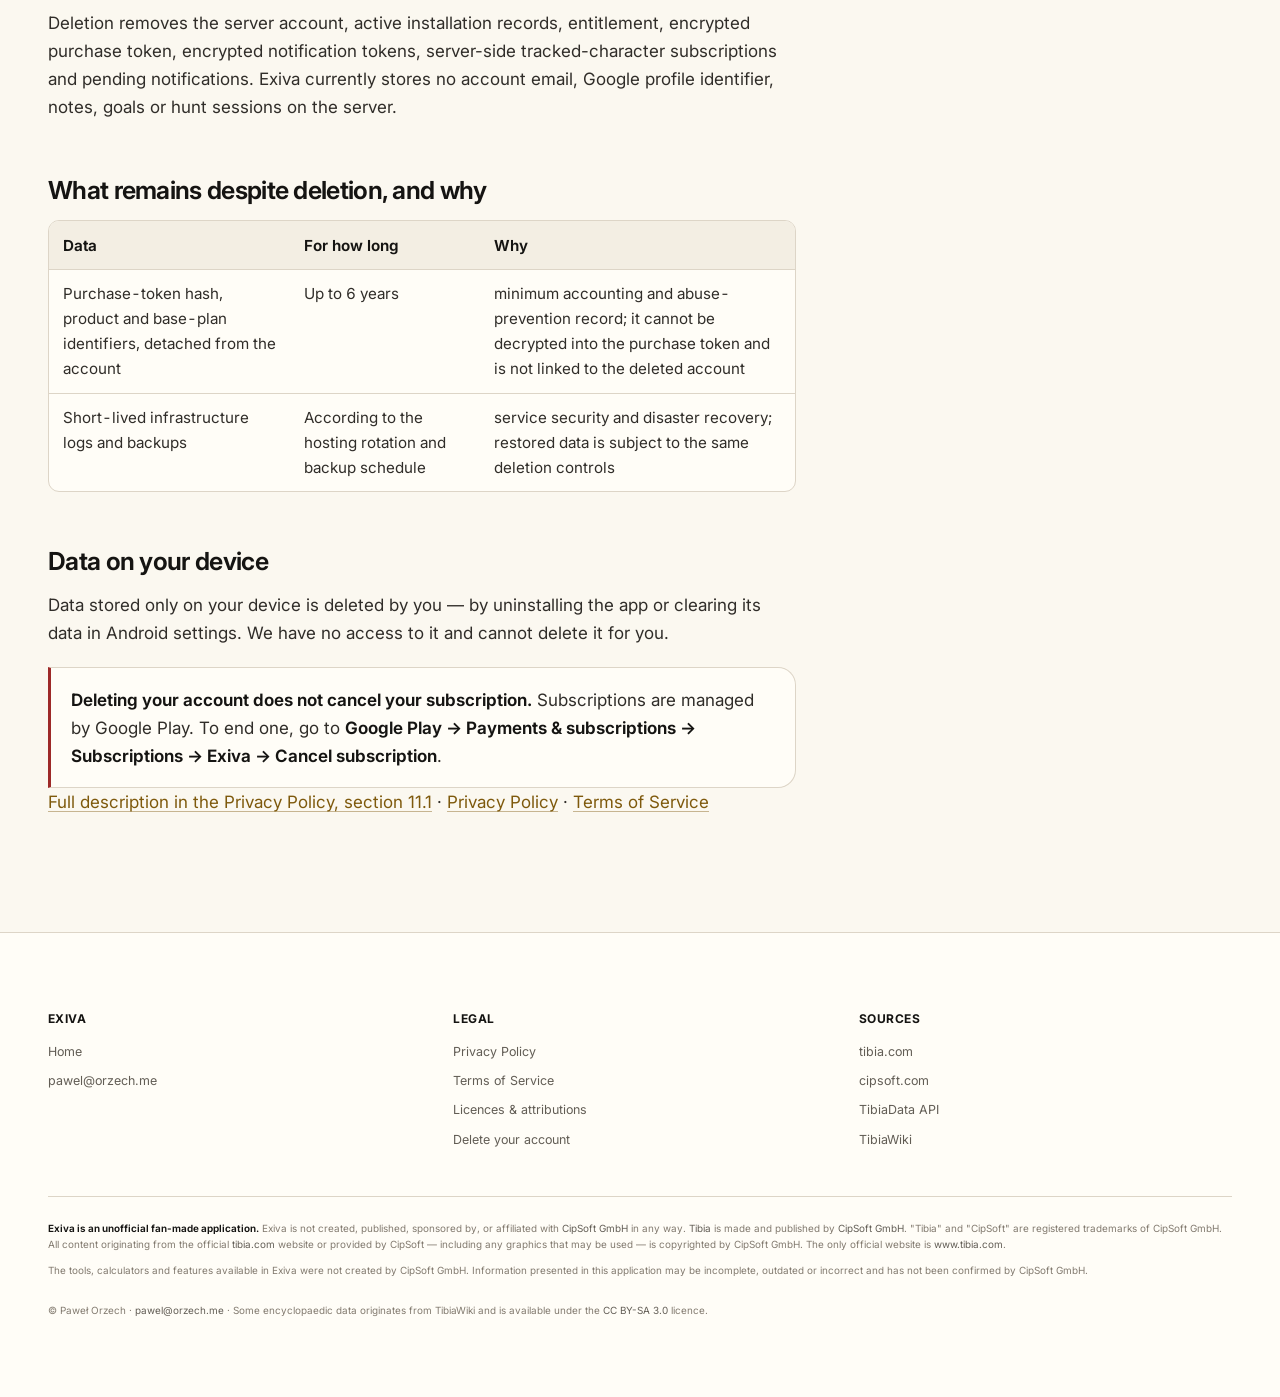
<file: delete-account.html>
<!DOCTYPE html>
<html lang="en">
<head>
<meta charset="utf-8">
<meta name="viewport" content="width=device-width, initial-scale=1">
<title>Delete your account — Exiva</title>
<meta name="description" content="How to delete your Exiva account and the data linked to it — in the app or by email. What we delete, what remains, and for how long.">
<meta name="color-scheme" content="dark light">
<meta name="theme-color" content="#12100C" media="(prefers-color-scheme: dark)">
<meta name="theme-color" content="#FDF8EF" media="(prefers-color-scheme: light)">
<meta property="og:title" content="Delete your account — Exiva">
<meta property="og:description" content="How to delete your Exiva account and the data linked to it — in the app or by email. What we delete, what remains, and for how long.">
<meta property="og:type" content="website">
<meta name="twitter:card" content="summary">
<link rel="icon" href="favicon.svg" type="image/svg+xml">
<link rel="preconnect" href="https://fonts.googleapis.com">
<link rel="preconnect" href="https://fonts.gstatic.com" crossorigin>
<link rel="stylesheet" href="https://fonts.googleapis.com/css2?family=Inter:wght@300..800&amp;display=swap">
<link rel="stylesheet" href="styles.css">
</head>
<body>
<a class="skip-link" href="#main">Skip to content</a>
<header class="site-header">
  <div class="wrap">
    <a class="brand" href="index.html"><svg class="mark" width="32" height="32" viewBox="0 0 108 108" role="img" aria-label="Exiva" xmlns="http://www.w3.org/2000/svg">
  <defs>
    <linearGradient id="brand-deleteaccounthtml-gold" x1="0" y1="0" x2="1" y2="1">
      <stop offset="0%" stop-color="#FFDF98"/>
      <stop offset="55%" stop-color="#E6C25C"/>
      <stop offset="100%" stop-color="#B08C1E"/>
    </linearGradient>
    <radialGradient id="brand-deleteaccounthtml-bg" cx="0.35" cy="0.3" r="0.85">
      <stop offset="0%" stop-color="#2C2721"/>
      <stop offset="100%" stop-color="#12100C"/>
    </radialGradient>
  </defs>
  <rect width="108" height="108" rx="20" fill="url(#brand-deleteaccounthtml-bg)"/>
  <circle cx="54" cy="54" r="33" fill="none" stroke="url(#brand-deleteaccounthtml-gold)" stroke-width="3.5" opacity="0.55"/>
  <circle cx="54" cy="54" r="24.5" fill="none" stroke="url(#brand-deleteaccounthtml-gold)" stroke-width="1.5" opacity="0.3"/>
  <path d="M54 26 Q57.5 50.5 82 54 Q57.5 57.5 54 82 Q50.5 57.5 26 54 Q50.5 50.5 54 26 Z" fill="url(#brand-deleteaccounthtml-gold)"/>
</svg><span>Exiva</span></a>
    <nav class="site-nav" aria-label="Main navigation">
      <a href="privacy.html">Privacy</a>
      <a href="terms.html">Terms</a>
      <a href="licenses.html">Licences</a>
      <a href="delete-account.html" aria-current="page">Delete account</a>
    </nav>
  </div>
</header>
<main id="main">
<div class="wrap page-head">
  <div class="prose">
    <h1>Account and data deletion</h1>
    <p class="doc-meta">This page explains how to delete your Exiva account and the data linked to it — including when the app is no longer installed. Required by Google Play (Data deletion).</p>
  </div>
</div>

<article class="wrap legal-body">

<section class="prose">

<h2>Which app this concerns</h2>
<p>Exiva — Android application, package identifier <code>me.orzech.exiva</code>. Developer: Paweł Orzech, <a href="mailto:pawel@orzech.me">pawel@orzech.me</a>.</p>

<div class="callout">
  <p><strong>Free has no server account.</strong> A server account is created automatically only when a Premium purchase is verified. It is linked to the Play purchase and an installation identifier, not to an email address or Google profile.</p>
</div>

<h2>Option 1 — in the app</h2>
<ol>
  <li>Open Exiva on an installation where Premium has been restored.</li>
  <li>Go to <strong>Settings → Privacy and your data → Delete server account</strong>.</li>
  <li>Read the consequences, tick the acknowledgement and confirm. The active server record is deleted immediately.</li>
</ol>

<h2>Option 2 — by email (no app needed)</h2>
<p>Reinstall Exiva from the same Google Play account, use <strong>Restore purchase</strong>, then follow Option 1. This proves control of the purchase without asking for a password or identity document.</p>
<p>If that is not possible, contact support and include the Google Play order ID shown in your purchase history. Never send a password, full payment-card number or purchase token.</p>
<p><a class="btn btn-primary" href="mailto:pawel@orzech.me?subject=Exiva%20%E2%80%94%20account%20deletion&amp;body=Hello%2C%0A%0AI%20cannot%20use%20the%20in-app%20deletion%20flow.%20Please%20tell%20me%20how%20to%20verify%20my%20Google%20Play%20purchase%20and%20delete%20the%20associated%20server%20account.%0A%0AGoogle%20Play%20order%20ID%3A%20%0A%0AI%20will%20not%20send%20a%20password%2C%20card%20number%20or%20purchase%20token.">Contact support</a></p>
<p class="doc-meta">Declared time to first response: <strong>7 business days</strong>. GDPR requests are fulfilled within <strong>30 days</strong> of receipt, extendable by a further 2 months for particularly complex requests — we will tell you about such an extension and its reasons within the first month.</p>

<h2>What we delete</h2>
<p>Deletion removes the server account, active installation records, entitlement, encrypted purchase token, encrypted notification tokens, server-side tracked-character subscriptions and pending notifications. Exiva currently stores no account email, Google profile identifier, notes, goals or hunt sessions on the server.</p>

<h3>What remains despite deletion, and why</h3>
<div class="table-wrap"><table>
<thead><tr><th scope="col">Data</th><th scope="col">For how long</th><th scope="col">Why</th></tr></thead>
<tbody>
<tr><td>Purchase-token hash, product and base-plan identifiers, detached from the account</td><td>Up to 6 years</td><td>minimum accounting and abuse-prevention record; it cannot be decrypted into the purchase token and is not linked to the deleted account</td></tr>
<tr><td>Short-lived infrastructure logs and backups</td><td>According to the hosting rotation and backup schedule</td><td>service security and disaster recovery; restored data is subject to the same deletion controls</td></tr>
</tbody>
</table></div>

<h3>Data on your device</h3>
<p>Data stored only on your device is deleted by you — by uninstalling the app or clearing its data in Android settings. We have no access to it and cannot delete it for you.</p>

<div class="callout is-warning">
  <p><strong>Deleting your account does not cancel your subscription.</strong> Subscriptions are managed by Google Play. To end one, go to <strong>Google Play → Payments &amp; subscriptions → Subscriptions → Exiva → Cancel subscription</strong>.</p>
</div>

<p><a href="privacy.html#en-11-1-account-and-data-deletion">Full description in the Privacy Policy, section 11.1</a> · <a href="privacy.html">Privacy Policy</a> · <a href="terms.html">Terms of Service</a></p>

</section>
</article>
</main>
<footer class="site-footer">
  <div class="wrap">
    <div class="footer-grid">
      <div>
        <h2>Exiva</h2>
        <ul>
          <li><a href="index.html">Home</a></li>
          <li><a href="mailto:pawel@orzech.me">pawel@orzech.me</a></li>
        </ul>
      </div>
      <div>
        <h2>Legal</h2>
        <ul>
          <li><a href="privacy.html">Privacy Policy</a></li>
          <li><a href="terms.html">Terms of Service</a></li>
          <li><a href="licenses.html">Licences &amp; attributions</a></li>
          <li><a href="delete-account.html">Delete your account</a></li>
        </ul>
      </div>
      <div>
        <h2>Sources</h2>
        <ul>
          <li><a href="https://www.tibia.com" rel="noopener noreferrer" target="_blank">tibia.com</a></li>
          <li><a href="https://www.cipsoft.com" rel="noopener noreferrer" target="_blank">cipsoft.com</a></li>
          <li><a href="https://tibiadata.com" rel="noopener noreferrer" target="_blank">TibiaData API</a></li>
          <li><a href="https://tibia.fandom.com" rel="noopener noreferrer" target="_blank">TibiaWiki</a></li>
        </ul>
      </div>
    </div>

    <div class="disclaimer">
      <p><strong>Exiva is an unofficial fan-made application.</strong> Exiva is not created, published, sponsored by, or affiliated with <a href="https://www.cipsoft.com" rel="noopener noreferrer" target="_blank">CipSoft GmbH</a> in any way. <a href="https://www.tibia.com" rel="noopener noreferrer" target="_blank">Tibia</a> is made and published by <a href="https://www.cipsoft.com" rel="noopener noreferrer" target="_blank">CipSoft GmbH</a>. "Tibia" and "CipSoft" are registered trademarks of CipSoft GmbH. All content originating from the official <a href="https://www.tibia.com" rel="noopener noreferrer" target="_blank">tibia.com</a> website or provided by CipSoft — including any graphics that may be used — is copyrighted by CipSoft GmbH. The only official website is <a href="https://www.tibia.com" rel="noopener noreferrer" target="_blank">www.tibia.com</a>.</p>
      <p>The tools, calculators and features available in Exiva were not created by CipSoft GmbH. Information presented in this application may be incomplete, outdated or incorrect and has not been confirmed by CipSoft GmbH.</p>
    </div>

    <p class="colophon">© Paweł Orzech · <a href="mailto:pawel@orzech.me">pawel@orzech.me</a> · Some encyclopaedic data originates from TibiaWiki and is available under the <a href="https://creativecommons.org/licenses/by-sa/3.0/" rel="noopener noreferrer" target="_blank">CC BY-SA 3.0</a> licence.</p>
  </div>
</footer>
</body>
</html>
</file>
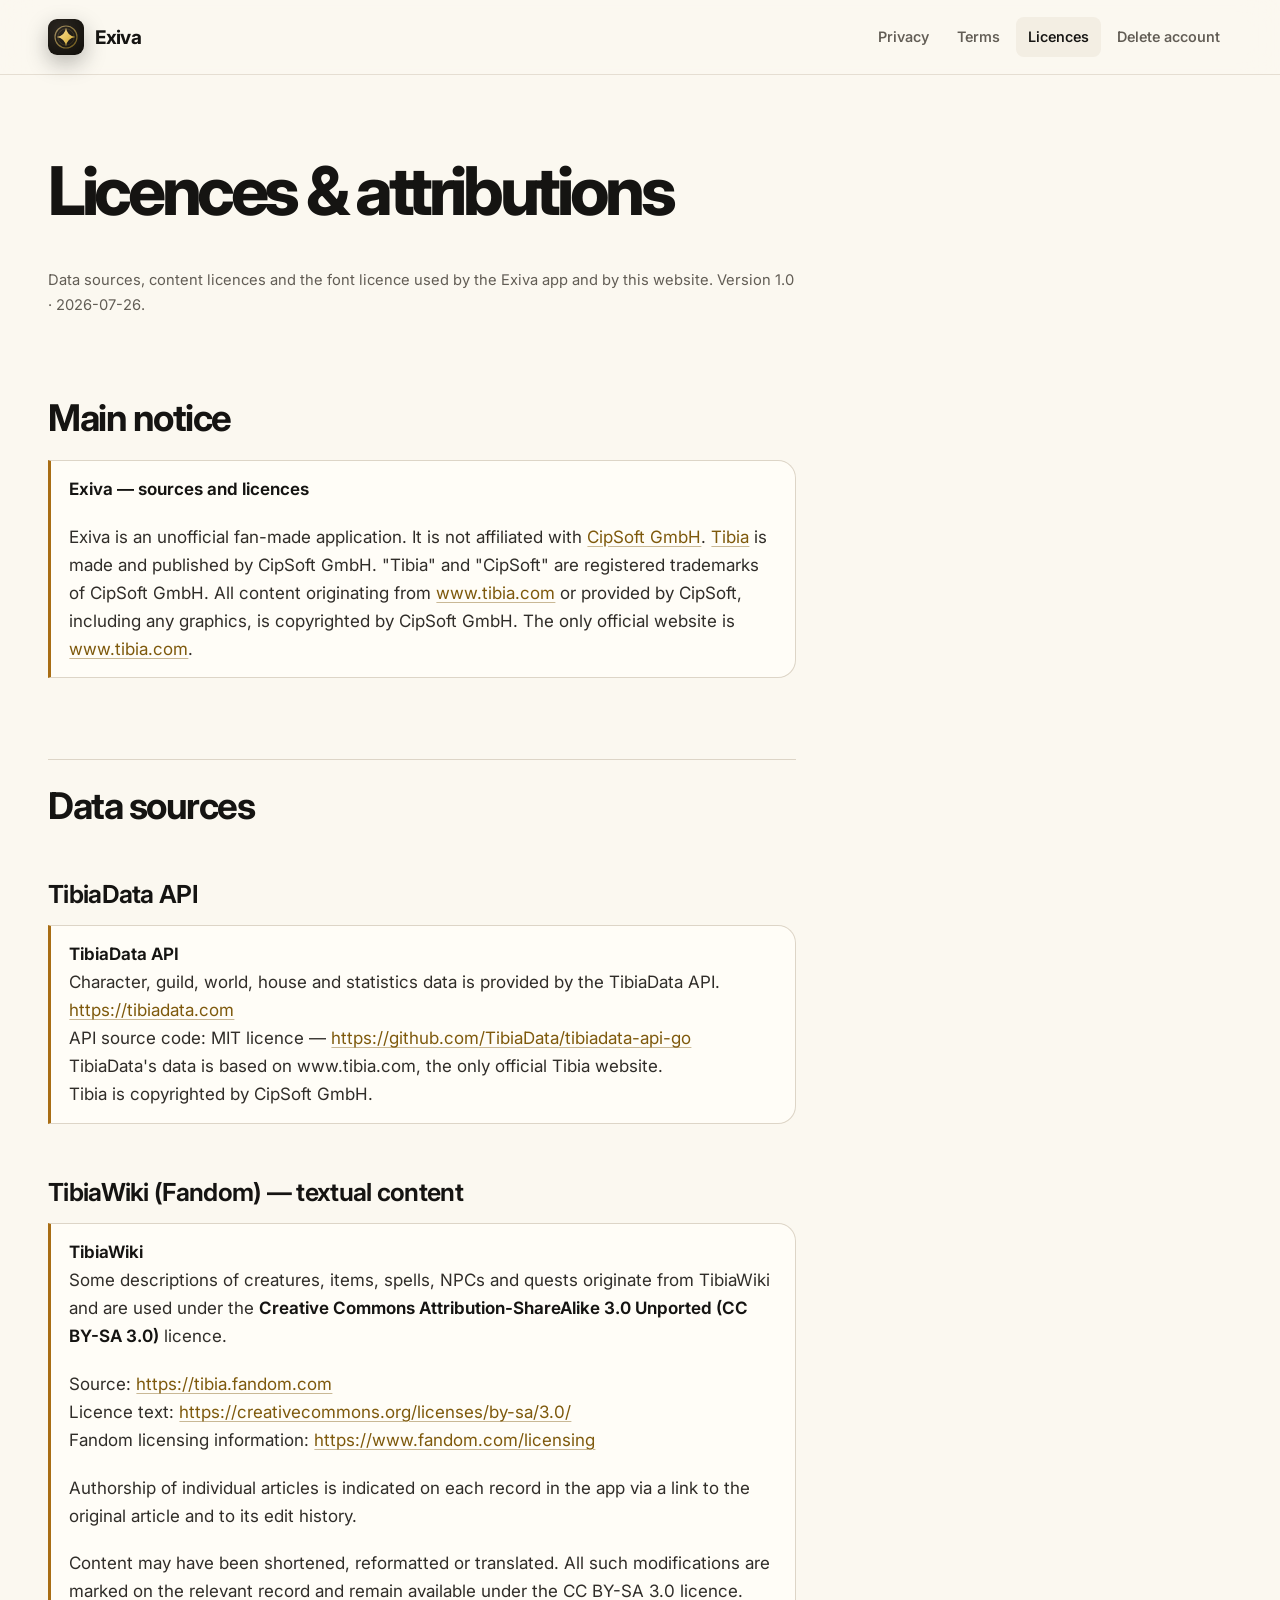
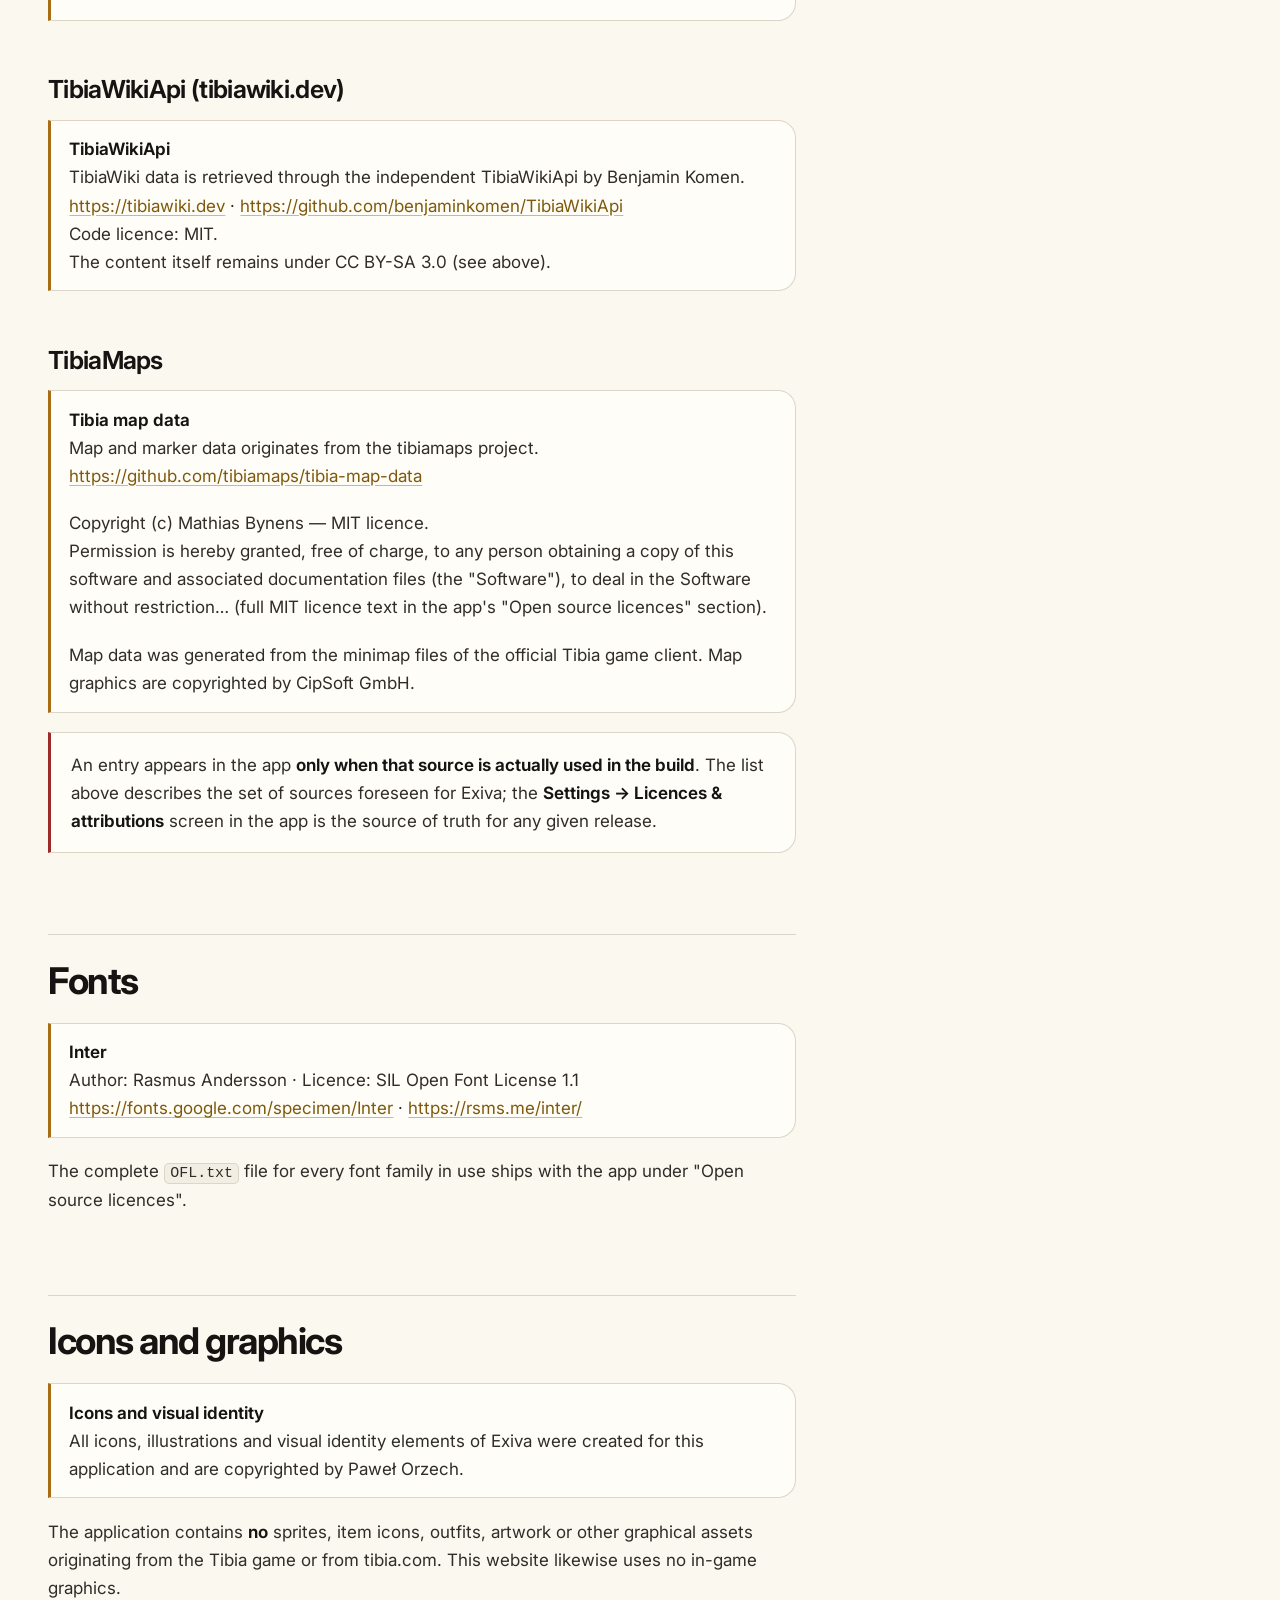
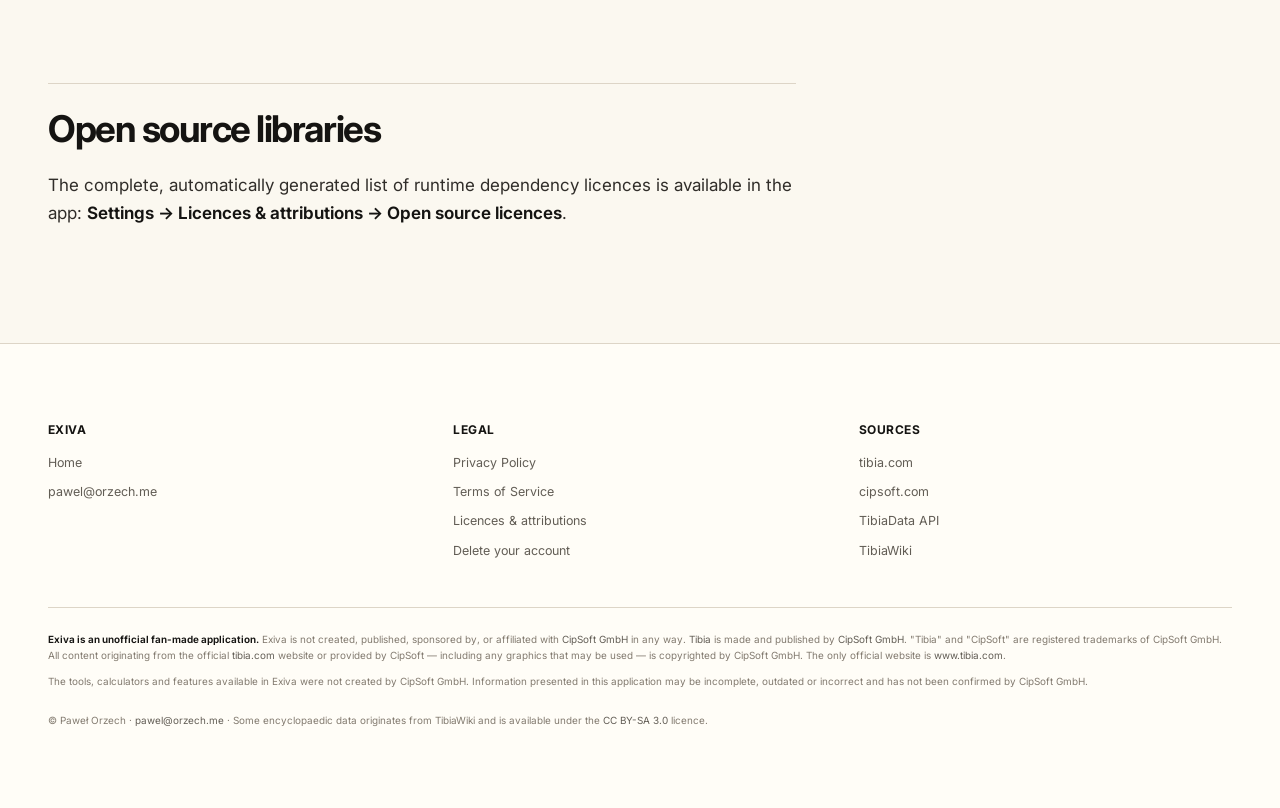
<file: licenses.html>
<!DOCTYPE html>
<html lang="en">
<head>
<meta charset="utf-8">
<meta name="viewport" content="width=device-width, initial-scale=1">
<title>Licences &amp; attributions — Exiva</title>
<meta name="description" content="Data sources (TibiaData, TibiaWiki CC BY-SA 3.0, TibiaMaps), font licence (Inter — SIL OFL 1.1) and the unofficial-status notice.">
<meta name="color-scheme" content="dark light">
<meta name="theme-color" content="#12100C" media="(prefers-color-scheme: dark)">
<meta name="theme-color" content="#FDF8EF" media="(prefers-color-scheme: light)">
<meta property="og:title" content="Licences &amp; attributions — Exiva">
<meta property="og:description" content="Data sources (TibiaData, TibiaWiki CC BY-SA 3.0, TibiaMaps), font licence (Inter — SIL OFL 1.1) and the unofficial-status notice.">
<meta property="og:type" content="website">
<meta name="twitter:card" content="summary">
<link rel="icon" href="favicon.svg" type="image/svg+xml">
<link rel="preconnect" href="https://fonts.googleapis.com">
<link rel="preconnect" href="https://fonts.gstatic.com" crossorigin>
<link rel="stylesheet" href="https://fonts.googleapis.com/css2?family=Inter:wght@300..800&amp;display=swap">
<link rel="stylesheet" href="styles.css">
</head>
<body>
<a class="skip-link" href="#main">Skip to content</a>
<header class="site-header">
  <div class="wrap">
    <a class="brand" href="index.html"><svg class="mark" width="32" height="32" viewBox="0 0 108 108" role="img" aria-label="Exiva" xmlns="http://www.w3.org/2000/svg">
  <defs>
    <linearGradient id="brand-licenseshtml-gold" x1="0" y1="0" x2="1" y2="1">
      <stop offset="0%" stop-color="#FFDF98"/>
      <stop offset="55%" stop-color="#E6C25C"/>
      <stop offset="100%" stop-color="#B08C1E"/>
    </linearGradient>
    <radialGradient id="brand-licenseshtml-bg" cx="0.35" cy="0.3" r="0.85">
      <stop offset="0%" stop-color="#2C2721"/>
      <stop offset="100%" stop-color="#12100C"/>
    </radialGradient>
  </defs>
  <rect width="108" height="108" rx="20" fill="url(#brand-licenseshtml-bg)"/>
  <circle cx="54" cy="54" r="33" fill="none" stroke="url(#brand-licenseshtml-gold)" stroke-width="3.5" opacity="0.55"/>
  <circle cx="54" cy="54" r="24.5" fill="none" stroke="url(#brand-licenseshtml-gold)" stroke-width="1.5" opacity="0.3"/>
  <path d="M54 26 Q57.5 50.5 82 54 Q57.5 57.5 54 82 Q50.5 57.5 26 54 Q50.5 50.5 54 26 Z" fill="url(#brand-licenseshtml-gold)"/>
</svg><span>Exiva</span></a>
    <nav class="site-nav" aria-label="Main navigation">
      <a href="privacy.html">Privacy</a>
      <a href="terms.html">Terms</a>
      <a href="licenses.html" aria-current="page">Licences</a>
      <a href="delete-account.html">Delete account</a>
    </nav>
  </div>
</header>
<main id="main">
<div class="wrap page-head">
  <div class="prose">
    <h1>Licences &amp; attributions</h1>
    <p class="doc-meta">Data sources, content licences and the font licence used by the Exiva app and by this website. Version 1.0 · 2026-07-26.</p>
  </div>
</div>

<article class="wrap legal-body">

<section class="prose">

<h2 id="disclaimer">Main notice</h2>
<blockquote>
<p><strong>Exiva — sources and licences</strong></p>
<p>Exiva is an unofficial fan-made application. It is not affiliated with <a href="https://www.cipsoft.com" rel="noopener noreferrer" target="_blank">CipSoft GmbH</a>. <a href="https://www.tibia.com" rel="noopener noreferrer" target="_blank">Tibia</a> is made and published by CipSoft GmbH. "Tibia" and "CipSoft" are registered trademarks of CipSoft GmbH. All content originating from <a href="https://www.tibia.com" rel="noopener noreferrer" target="_blank">www.tibia.com</a> or provided by CipSoft, including any graphics, is copyrighted by CipSoft GmbH. The only official website is <a href="https://www.tibia.com" rel="noopener noreferrer" target="_blank">www.tibia.com</a>.</p>
</blockquote>

<h2>Data sources</h2>

<h3>TibiaData API</h3>
<blockquote>
<p><strong>TibiaData API</strong><br>
Character, guild, world, house and statistics data is provided by the TibiaData API.<br>
<a href="https://tibiadata.com" rel="noopener noreferrer" target="_blank">https://tibiadata.com</a><br>
API source code: MIT licence — <a href="https://github.com/TibiaData/tibiadata-api-go" rel="noopener noreferrer" target="_blank">https://github.com/TibiaData/tibiadata-api-go</a><br>
TibiaData's data is based on www.tibia.com, the only official Tibia website.<br>
Tibia is copyrighted by CipSoft GmbH.</p>
</blockquote>

<h3>TibiaWiki (Fandom) — textual content</h3>
<blockquote>
<p><strong>TibiaWiki</strong><br>
Some descriptions of creatures, items, spells, NPCs and quests originate from TibiaWiki and are used under the <strong>Creative Commons Attribution-ShareAlike 3.0 Unported (CC BY-SA 3.0)</strong> licence.</p>
<p>Source: <a href="https://tibia.fandom.com" rel="noopener noreferrer" target="_blank">https://tibia.fandom.com</a><br>
Licence text: <a href="https://creativecommons.org/licenses/by-sa/3.0/" rel="noopener noreferrer" target="_blank">https://creativecommons.org/licenses/by-sa/3.0/</a><br>
Fandom licensing information: <a href="https://www.fandom.com/licensing" rel="noopener noreferrer" target="_blank">https://www.fandom.com/licensing</a></p>
<p>Authorship of individual articles is indicated on each record in the app via a link to the original article and to its edit history.</p>
<p>Content may have been shortened, reformatted or translated. All such modifications are marked on the relevant record and remain available under the CC BY-SA 3.0 licence.</p>
</blockquote>

<h3>TibiaWikiApi (tibiawiki.dev)</h3>
<blockquote>
<p><strong>TibiaWikiApi</strong><br>
TibiaWiki data is retrieved through the independent TibiaWikiApi by Benjamin Komen.<br>
<a href="https://tibiawiki.dev" rel="noopener noreferrer" target="_blank">https://tibiawiki.dev</a> · <a href="https://github.com/benjaminkomen/TibiaWikiApi" rel="noopener noreferrer" target="_blank">https://github.com/benjaminkomen/TibiaWikiApi</a><br>
Code licence: MIT.<br>
The content itself remains under CC BY-SA 3.0 (see above).</p>
</blockquote>

<h3>TibiaMaps</h3>
<blockquote>
<p><strong>Tibia map data</strong><br>
Map and marker data originates from the tibiamaps project.<br>
<a href="https://github.com/tibiamaps/tibia-map-data" rel="noopener noreferrer" target="_blank">https://github.com/tibiamaps/tibia-map-data</a></p>
<p>Copyright (c) Mathias Bynens — MIT licence.<br>
Permission is hereby granted, free of charge, to any person obtaining a copy of this software and associated documentation files (the "Software"), to deal in the Software without restriction… (full MIT licence text in the app's "Open source licences" section).</p>
<p>Map data was generated from the minimap files of the official Tibia game client. Map graphics are copyrighted by CipSoft GmbH.</p>
</blockquote>

<div class="callout is-warning">
  <p>An entry appears in the app <strong>only when that source is actually used in the build</strong>. The list above describes the set of sources foreseen for Exiva; the <strong>Settings → Licences &amp; attributions</strong> screen in the app is the source of truth for any given release.</p>
</div>

<h2>Fonts</h2>
<blockquote>
<p><strong>Inter</strong><br>
Author: Rasmus Andersson · Licence: SIL Open Font License 1.1<br>
<a href="https://fonts.google.com/specimen/Inter" rel="noopener noreferrer" target="_blank">https://fonts.google.com/specimen/Inter</a> · <a href="https://rsms.me/inter/" rel="noopener noreferrer" target="_blank">https://rsms.me/inter/</a></p>
</blockquote>
<p>The complete <code>OFL.txt</code> file for every font family in use ships with the app under "Open source licences".</p>

<h2>Icons and graphics</h2>
<blockquote>
<p><strong>Icons and visual identity</strong><br>
All icons, illustrations and visual identity elements of Exiva were created for this application and are copyrighted by Paweł Orzech.</p>
</blockquote>
<p>The application contains <strong>no</strong> sprites, item icons, outfits, artwork or other graphical assets originating from the Tibia game or from tibia.com. This website likewise uses no in-game graphics.</p>

<h2>Open source libraries</h2>
<p>The complete, automatically generated list of runtime dependency licences is available in the app: <strong>Settings → Licences &amp; attributions → Open source licences</strong>.</p>

</section>
</article>
</main>
<footer class="site-footer">
  <div class="wrap">
    <div class="footer-grid">
      <div>
        <h2>Exiva</h2>
        <ul>
          <li><a href="index.html">Home</a></li>
          <li><a href="mailto:pawel@orzech.me">pawel@orzech.me</a></li>
        </ul>
      </div>
      <div>
        <h2>Legal</h2>
        <ul>
          <li><a href="privacy.html">Privacy Policy</a></li>
          <li><a href="terms.html">Terms of Service</a></li>
          <li><a href="licenses.html">Licences &amp; attributions</a></li>
          <li><a href="delete-account.html">Delete your account</a></li>
        </ul>
      </div>
      <div>
        <h2>Sources</h2>
        <ul>
          <li><a href="https://www.tibia.com" rel="noopener noreferrer" target="_blank">tibia.com</a></li>
          <li><a href="https://www.cipsoft.com" rel="noopener noreferrer" target="_blank">cipsoft.com</a></li>
          <li><a href="https://tibiadata.com" rel="noopener noreferrer" target="_blank">TibiaData API</a></li>
          <li><a href="https://tibia.fandom.com" rel="noopener noreferrer" target="_blank">TibiaWiki</a></li>
        </ul>
      </div>
    </div>

    <div class="disclaimer">
      <p><strong>Exiva is an unofficial fan-made application.</strong> Exiva is not created, published, sponsored by, or affiliated with <a href="https://www.cipsoft.com" rel="noopener noreferrer" target="_blank">CipSoft GmbH</a> in any way. <a href="https://www.tibia.com" rel="noopener noreferrer" target="_blank">Tibia</a> is made and published by <a href="https://www.cipsoft.com" rel="noopener noreferrer" target="_blank">CipSoft GmbH</a>. "Tibia" and "CipSoft" are registered trademarks of CipSoft GmbH. All content originating from the official <a href="https://www.tibia.com" rel="noopener noreferrer" target="_blank">tibia.com</a> website or provided by CipSoft — including any graphics that may be used — is copyrighted by CipSoft GmbH. The only official website is <a href="https://www.tibia.com" rel="noopener noreferrer" target="_blank">www.tibia.com</a>.</p>
      <p>The tools, calculators and features available in Exiva were not created by CipSoft GmbH. Information presented in this application may be incomplete, outdated or incorrect and has not been confirmed by CipSoft GmbH.</p>
    </div>

    <p class="colophon">© Paweł Orzech · <a href="mailto:pawel@orzech.me">pawel@orzech.me</a> · Some encyclopaedic data originates from TibiaWiki and is available under the <a href="https://creativecommons.org/licenses/by-sa/3.0/" rel="noopener noreferrer" target="_blank">CC BY-SA 3.0</a> licence.</p>
  </div>
</footer>
</body>
</html>
</file>
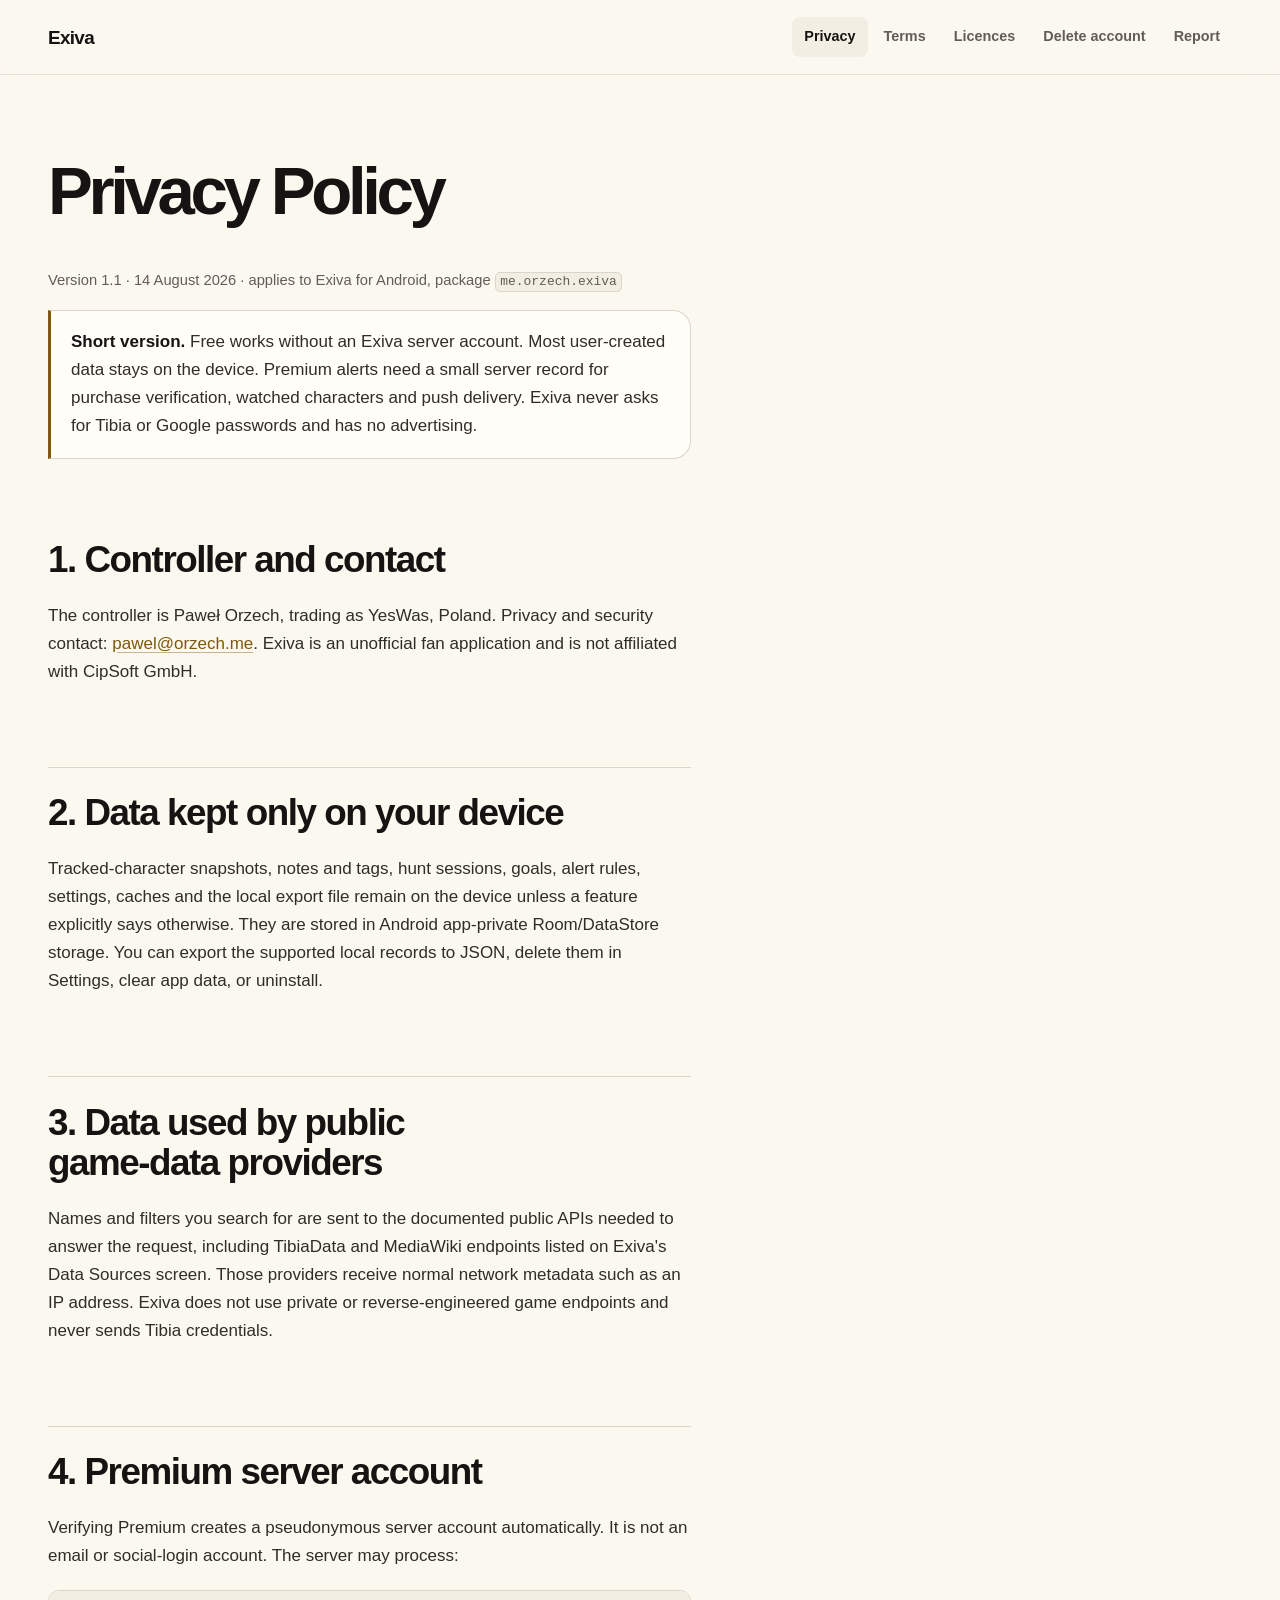
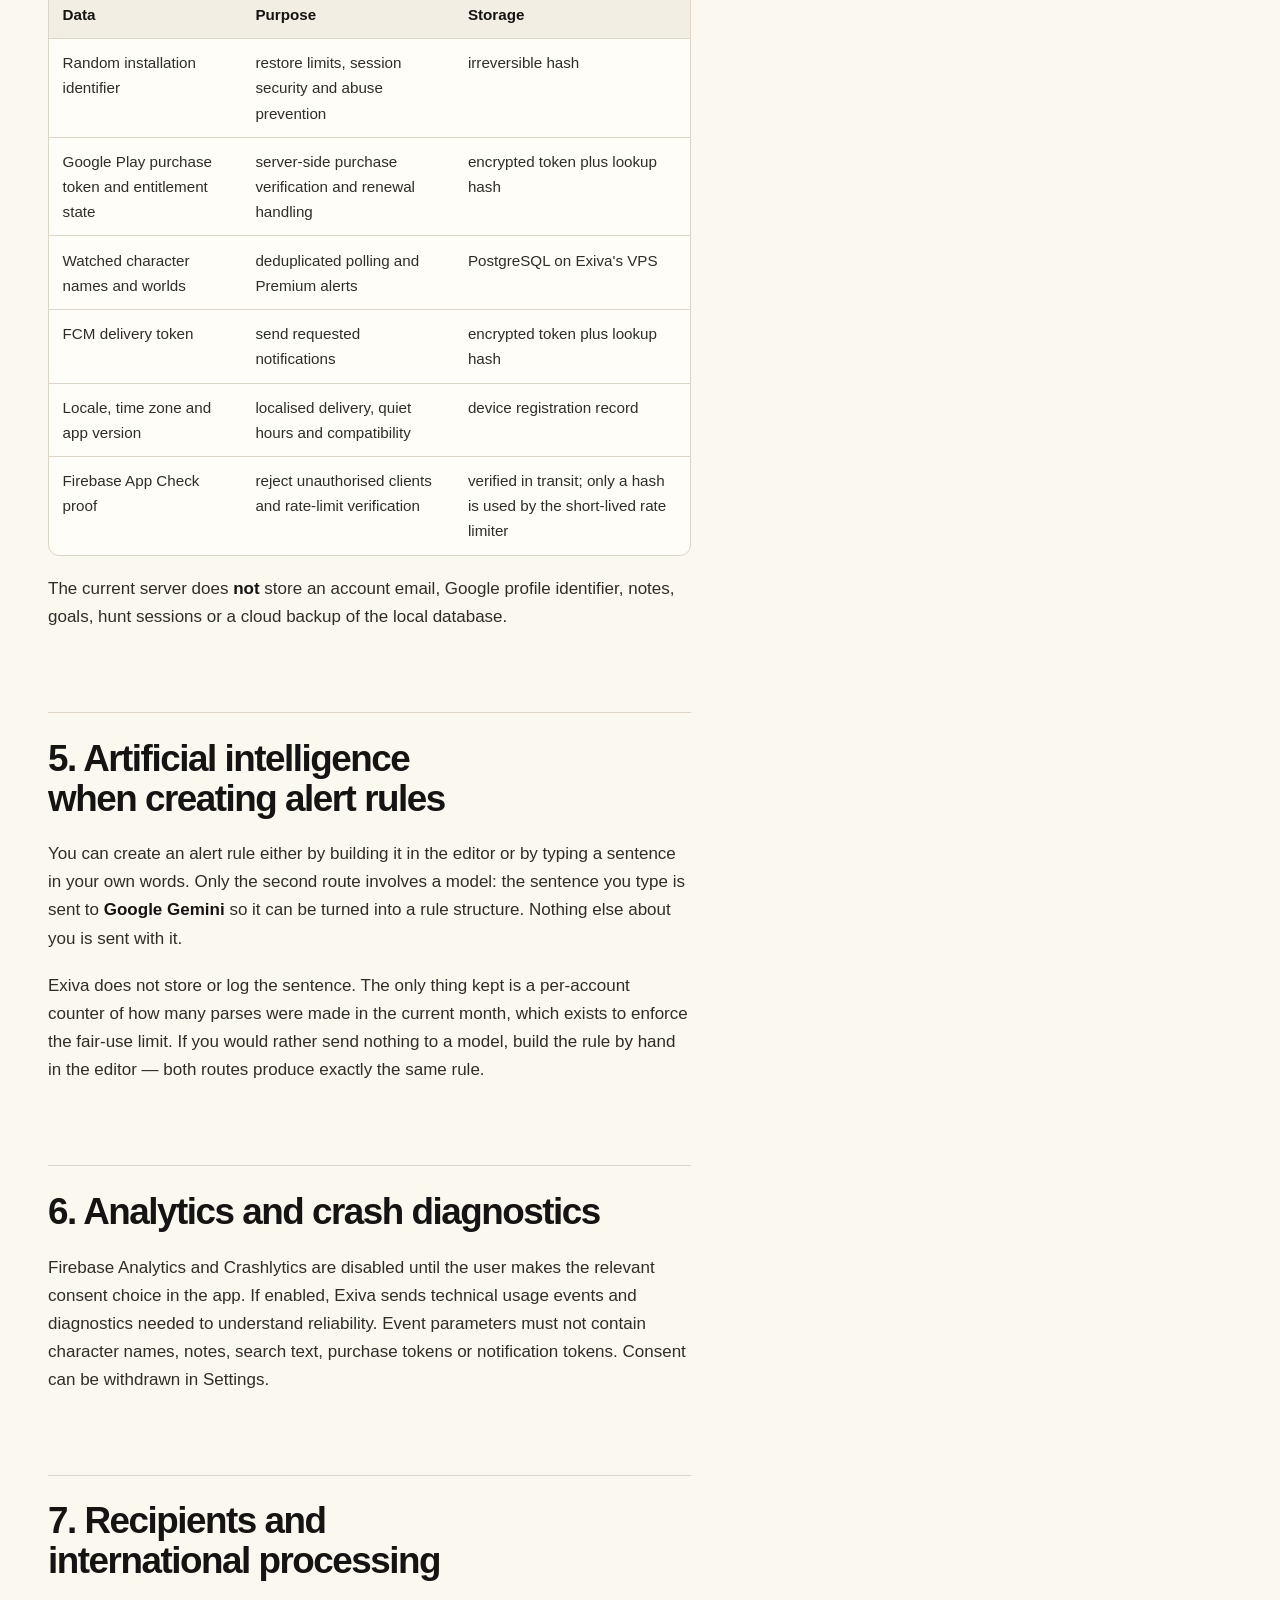
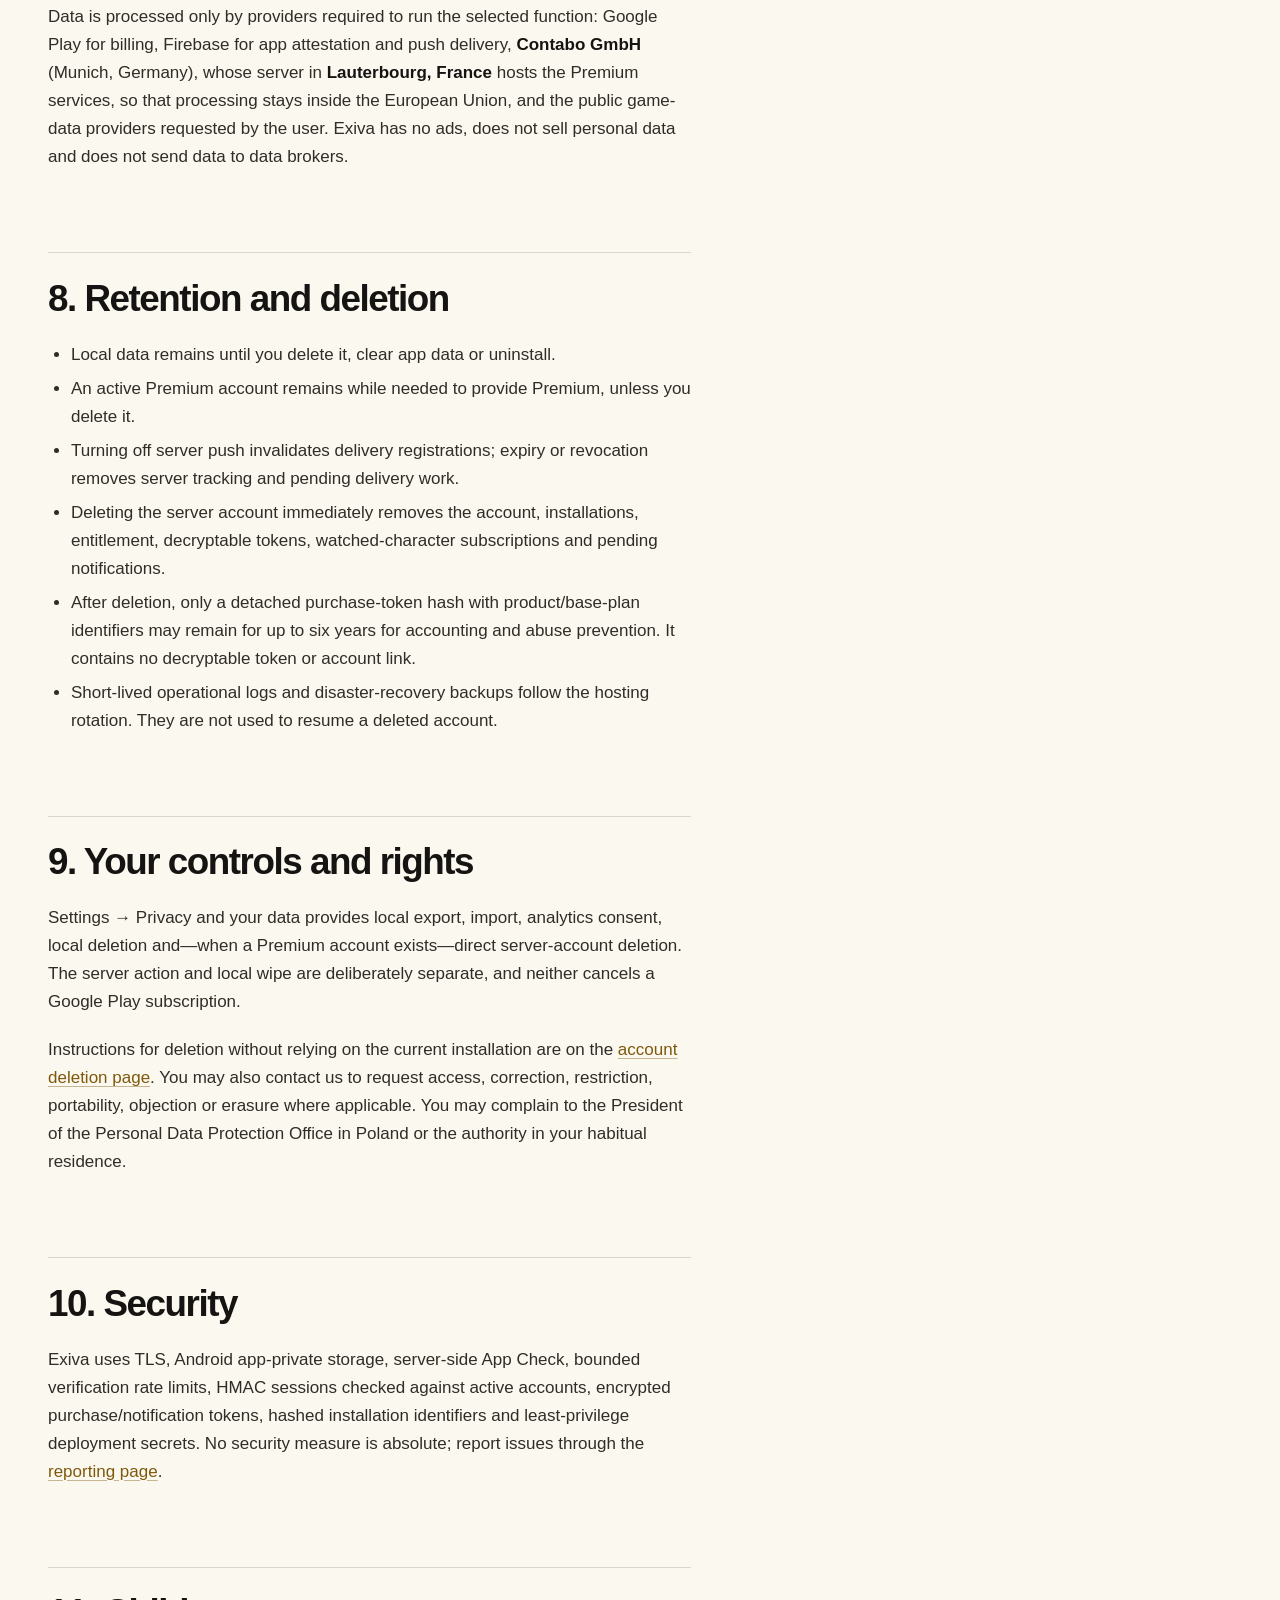
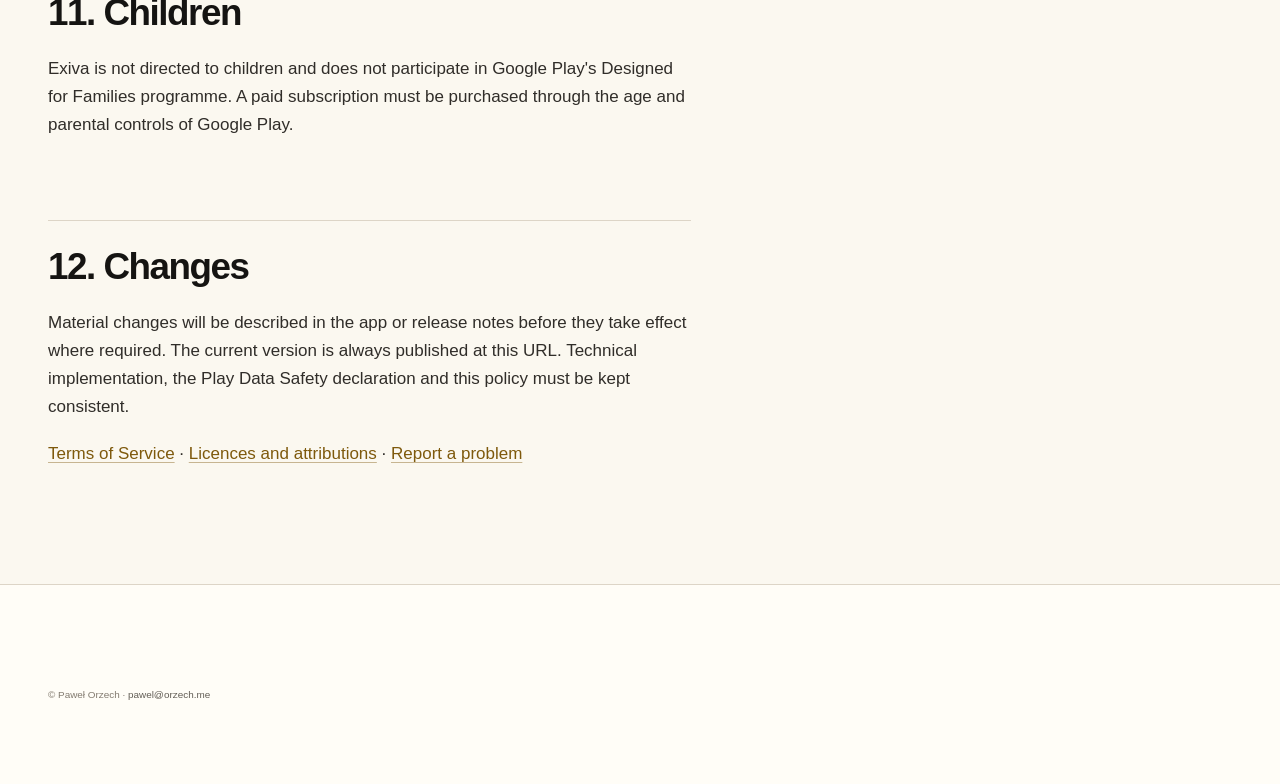
<file: privacy.html>
<!DOCTYPE html>
<html lang="en">
<head>
<meta charset="utf-8">
<meta name="viewport" content="width=device-width, initial-scale=1">
<title>Privacy Policy — Exiva</title>
<meta name="description" content="What Exiva stores on your device and server, why it is needed, and how to delete it.">
<meta name="color-scheme" content="dark light">
<meta name="theme-color" content="#12100C" media="(prefers-color-scheme: dark)">
<meta name="theme-color" content="#FDF8EF" media="(prefers-color-scheme: light)">
<link rel="icon" href="favicon.svg" type="image/svg+xml">
<link rel="stylesheet" href="styles.css">
</head>
<body>
<a class="skip-link" href="#main">Skip to content</a>
<header class="site-header"><div class="wrap"><a class="brand" href="index.html"><span>Exiva</span></a><nav class="site-nav" aria-label="Main navigation"><a href="privacy.html" aria-current="page">Privacy</a><a href="terms.html">Terms</a><a href="licenses.html">Licences</a><a href="delete-account.html">Delete account</a><a href="report.html">Report</a></nav></div></header>
<main id="main">
<div class="wrap page-head"><div class="prose"><h1>Privacy Policy</h1><p class="doc-meta">Version 1.1 · 14 August 2026 · applies to Exiva for Android, package <code>me.orzech.exiva</code></p></div></div>
<article class="wrap legal-body"><section class="prose">
<div class="callout"><p><strong>Short version.</strong> Free works without an Exiva server account. Most user-created data stays on the device. Premium alerts need a small server record for purchase verification, watched characters and push delivery. Exiva never asks for Tibia or Google passwords and has no advertising.</p></div>

<h2>1. Controller and contact</h2>
<p>The controller is Paweł Orzech, trading as YesWas, Poland. Privacy and security contact: <a href="mailto:pawel@orzech.me">pawel@orzech.me</a>. Exiva is an unofficial fan application and is not affiliated with CipSoft GmbH.</p>

<h2>2. Data kept only on your device</h2>
<p>Tracked-character snapshots, notes and tags, hunt sessions, goals, alert rules, settings, caches and the local export file remain on the device unless a feature explicitly says otherwise. They are stored in Android app-private Room/DataStore storage. You can export the supported local records to JSON, delete them in Settings, clear app data, or uninstall.</p>

<h2>3. Data used by public game-data providers</h2>
<p>Names and filters you search for are sent to the documented public APIs needed to answer the request, including TibiaData and MediaWiki endpoints listed on Exiva's Data Sources screen. Those providers receive normal network metadata such as an IP address. Exiva does not use private or reverse-engineered game endpoints and never sends Tibia credentials.</p>

<h2>4. Premium server account</h2>
<p>Verifying Premium creates a pseudonymous server account automatically. It is not an email or social-login account. The server may process:</p>
<div class="table-wrap"><table><thead><tr><th scope="col">Data</th><th scope="col">Purpose</th><th scope="col">Storage</th></tr></thead><tbody>
<tr><td>Random installation identifier</td><td>restore limits, session security and abuse prevention</td><td>irreversible hash</td></tr>
<tr><td>Google Play purchase token and entitlement state</td><td>server-side purchase verification and renewal handling</td><td>encrypted token plus lookup hash</td></tr>
<tr><td>Watched character names and worlds</td><td>deduplicated polling and Premium alerts</td><td>PostgreSQL on Exiva's VPS</td></tr>
<tr><td>FCM delivery token</td><td>send requested notifications</td><td>encrypted token plus lookup hash</td></tr>
<tr><td>Locale, time zone and app version</td><td>localised delivery, quiet hours and compatibility</td><td>device registration record</td></tr>
<tr><td>Firebase App Check proof</td><td>reject unauthorised clients and rate-limit verification</td><td>verified in transit; only a hash is used by the short-lived rate limiter</td></tr>
</tbody></table></div>
<p>The current server does <strong>not</strong> store an account email, Google profile identifier, notes, goals, hunt sessions or a cloud backup of the local database.</p>

<h2>5. Artificial intelligence when creating alert rules</h2>
<p>You can create an alert rule either by building it in the editor or by typing a sentence in your own words. Only the second route involves a model: the sentence you type is sent to <strong>Google Gemini</strong> so it can be turned into a rule structure. Nothing else about you is sent with it.</p>
<p>Exiva does not store or log the sentence. The only thing kept is a per-account counter of how many parses were made in the current month, which exists to enforce the fair-use limit. If you would rather send nothing to a model, build the rule by hand in the editor — both routes produce exactly the same rule.</p>

<h2>6. Analytics and crash diagnostics</h2>
<p>Firebase Analytics and Crashlytics are disabled until the user makes the relevant consent choice in the app. If enabled, Exiva sends technical usage events and diagnostics needed to understand reliability. Event parameters must not contain character names, notes, search text, purchase tokens or notification tokens. Consent can be withdrawn in Settings.</p>

<h2>7. Recipients and international processing</h2>
<p>Data is processed only by providers required to run the selected function: Google Play for billing, Firebase for app attestation and push delivery, <strong>Contabo GmbH</strong> (Munich, Germany), whose server in <strong>Lauterbourg, France</strong> hosts the Premium services, so that processing stays inside the European Union, and the public game-data providers requested by the user. Exiva has no ads, does not sell personal data and does not send data to data brokers.</p>

<h2>8. Retention and deletion</h2>
<ul>
<li>Local data remains until you delete it, clear app data or uninstall.</li>
<li>An active Premium account remains while needed to provide Premium, unless you delete it.</li>
<li>Turning off server push invalidates delivery registrations; expiry or revocation removes server tracking and pending delivery work.</li>
<li>Deleting the server account immediately removes the account, installations, entitlement, decryptable tokens, watched-character subscriptions and pending notifications.</li>
<li>After deletion, only a detached purchase-token hash with product/base-plan identifiers may remain for up to six years for accounting and abuse prevention. It contains no decryptable token or account link.</li>
<li>Short-lived operational logs and disaster-recovery backups follow the hosting rotation. They are not used to resume a deleted account.</li>
</ul>

<h2>9. Your controls and rights</h2>
<p>Settings → Privacy and your data provides local export, import, analytics consent, local deletion and—when a Premium account exists—direct server-account deletion. The server action and local wipe are deliberately separate, and neither cancels a Google Play subscription.</p>
<p>Instructions for deletion without relying on the current installation are on the <a href="delete-account.html">account deletion page</a>. You may also contact us to request access, correction, restriction, portability, objection or erasure where applicable. You may complain to the President of the Personal Data Protection Office in Poland or the authority in your habitual residence.</p>

<h2>10. Security</h2>
<p>Exiva uses TLS, Android app-private storage, server-side App Check, bounded verification rate limits, HMAC sessions checked against active accounts, encrypted purchase/notification tokens, hashed installation identifiers and least-privilege deployment secrets. No security measure is absolute; report issues through the <a href="report.html">reporting page</a>.</p>

<h2>11. Children</h2>
<p>Exiva is not directed to children and does not participate in Google Play's Designed for Families programme. A paid subscription must be purchased through the age and parental controls of Google Play.</p>

<h2>12. Changes</h2>
<p>Material changes will be described in the app or release notes before they take effect where required. The current version is always published at this URL. Technical implementation, the Play Data Safety declaration and this policy must be kept consistent.</p>

<p><a href="terms.html">Terms of Service</a> · <a href="licenses.html">Licences and attributions</a> · <a href="report.html">Report a problem</a></p>
</section></article>
</main>
<footer class="site-footer"><div class="wrap"><p class="colophon">© Paweł Orzech · <a href="mailto:pawel@orzech.me">pawel@orzech.me</a></p></div></footer>
</body>
</html>
</file>
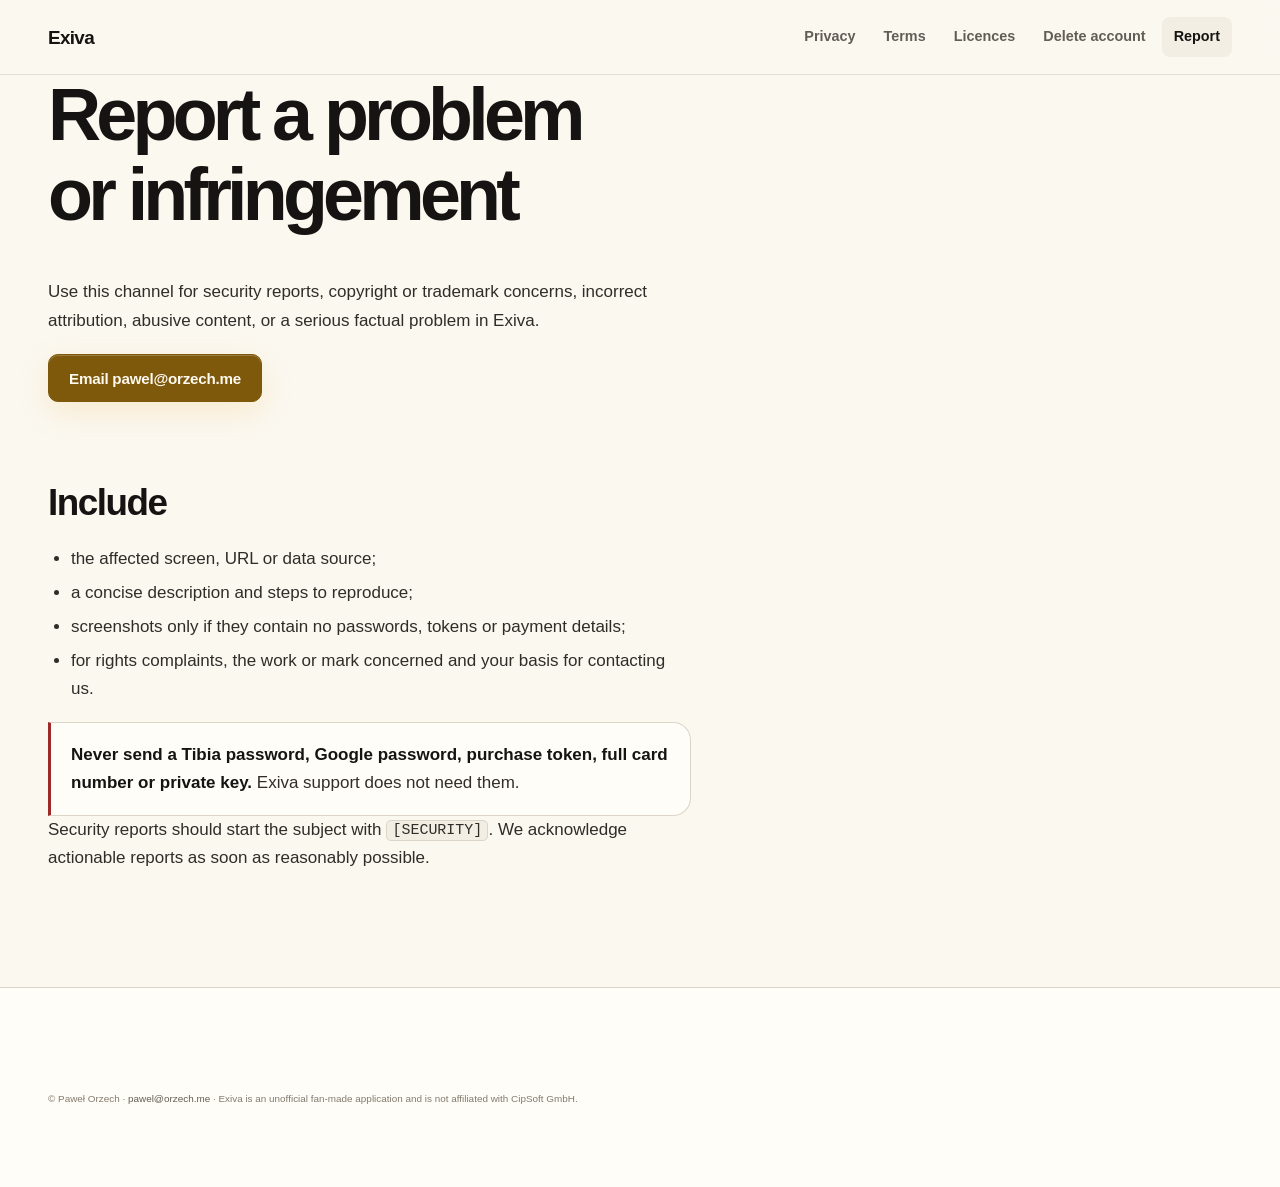
<file: report.html>
<!DOCTYPE html>
<html lang="en">
<head>
<meta charset="utf-8">
<meta name="viewport" content="width=device-width, initial-scale=1">
<title>Report a problem or infringement — Exiva</title>
<meta name="description" content="Report a security issue, copyright concern, incorrect attribution or abuse related to Exiva.">
<meta name="color-scheme" content="dark light">
<link rel="icon" href="favicon.svg" type="image/svg+xml">
<link rel="stylesheet" href="styles.css">
</head>
<body>
<a class="skip-link" href="#main">Skip to content</a>
<header class="site-header"><div class="wrap"><a class="brand" href="index.html"><span>Exiva</span></a><nav class="site-nav" aria-label="Main navigation"><a href="privacy.html">Privacy</a><a href="terms.html">Terms</a><a href="licenses.html">Licences</a><a href="delete-account.html">Delete account</a><a href="report.html" aria-current="page">Report</a></nav></div></header>
<main id="main"><article class="wrap legal-body"><section class="prose">
<h1>Report a problem or infringement</h1>
<p>Use this channel for security reports, copyright or trademark concerns, incorrect attribution, abusive content, or a serious factual problem in Exiva.</p>
<p><a class="btn btn-primary" href="mailto:pawel@orzech.me?subject=Exiva%20%E2%80%94%20report">Email pawel@orzech.me</a></p>
<h2>Include</h2>
<ul><li>the affected screen, URL or data source;</li><li>a concise description and steps to reproduce;</li><li>screenshots only if they contain no passwords, tokens or payment details;</li><li>for rights complaints, the work or mark concerned and your basis for contacting us.</li></ul>
<div class="callout is-warning"><p><strong>Never send a Tibia password, Google password, purchase token, full card number or private key.</strong> Exiva support does not need them.</p></div>
<p>Security reports should start the subject with <code>[SECURITY]</code>. We acknowledge actionable reports as soon as reasonably possible.</p>
</section></article></main>
<footer class="site-footer"><div class="wrap"><p class="colophon">© Paweł Orzech · <a href="mailto:pawel@orzech.me">pawel@orzech.me</a> · Exiva is an unofficial fan-made application and is not affiliated with CipSoft GmbH.</p></div></footer>
</body>
</html>
</file>
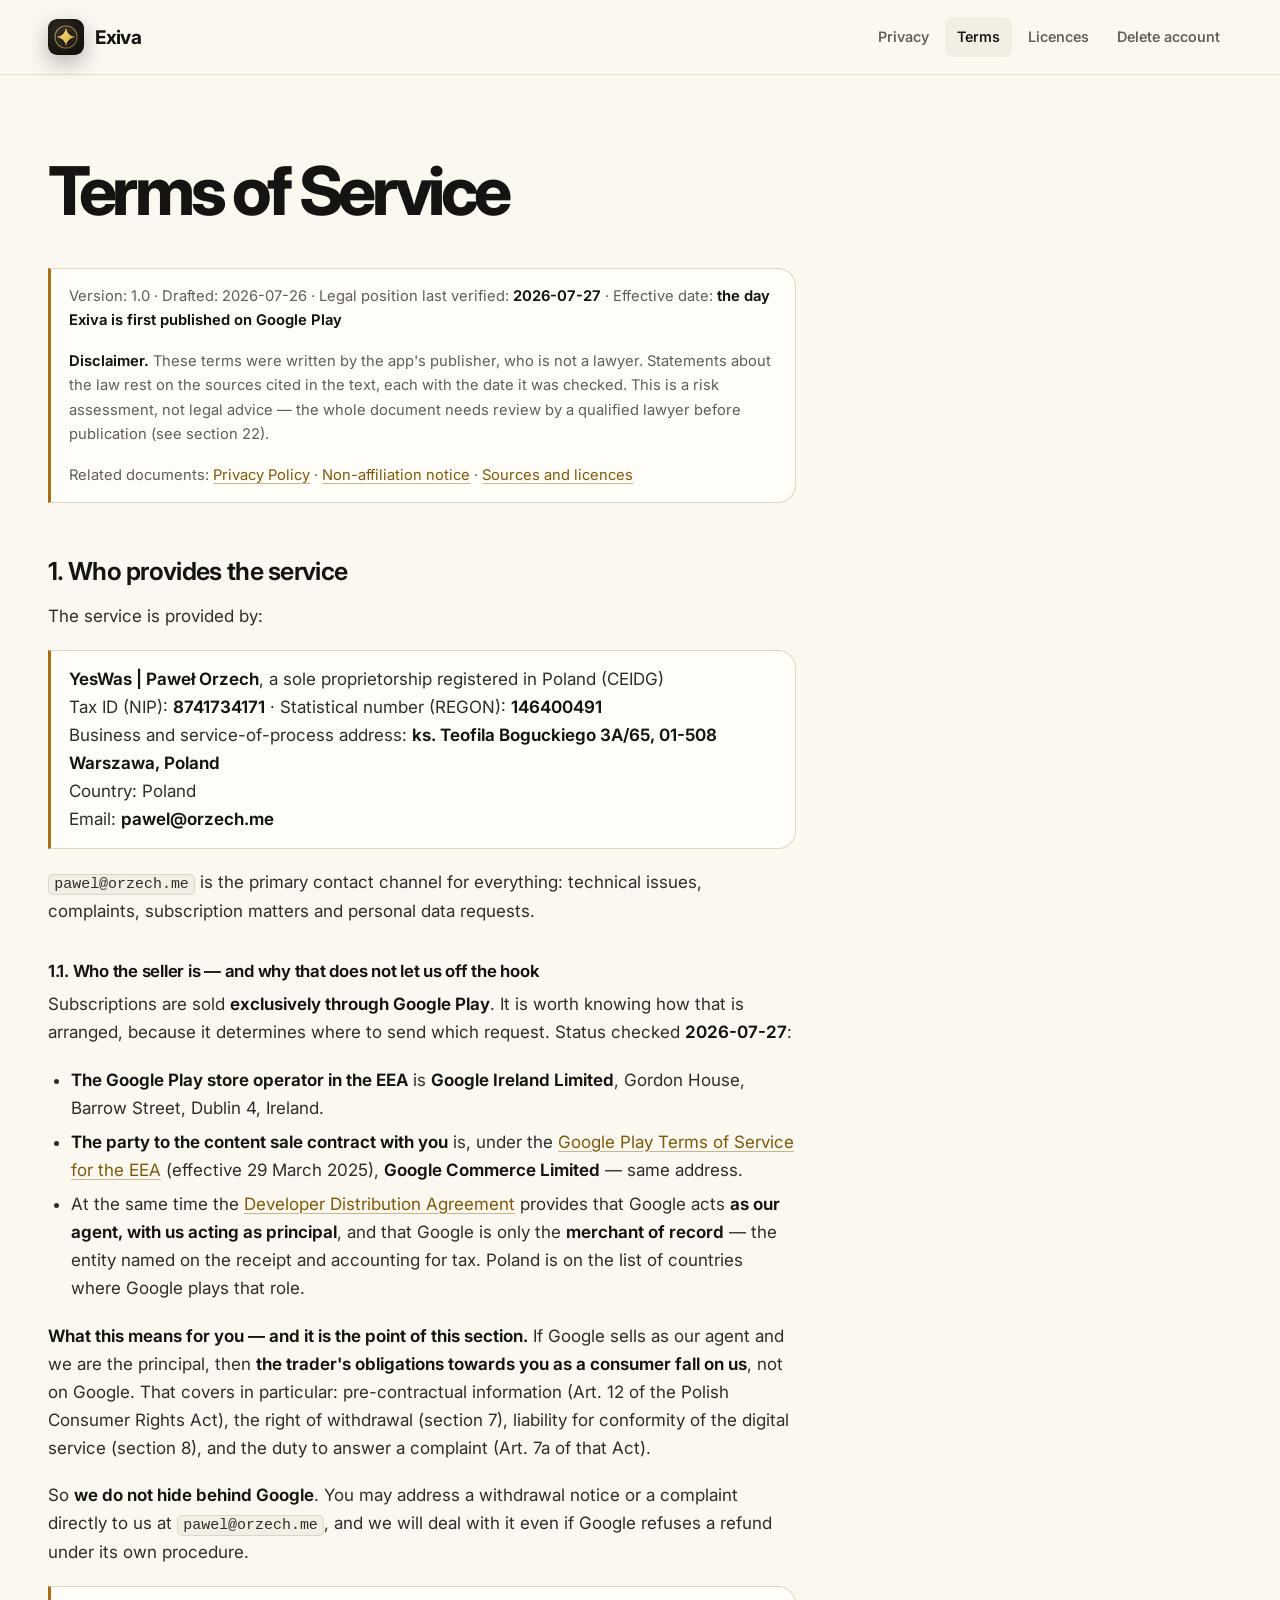
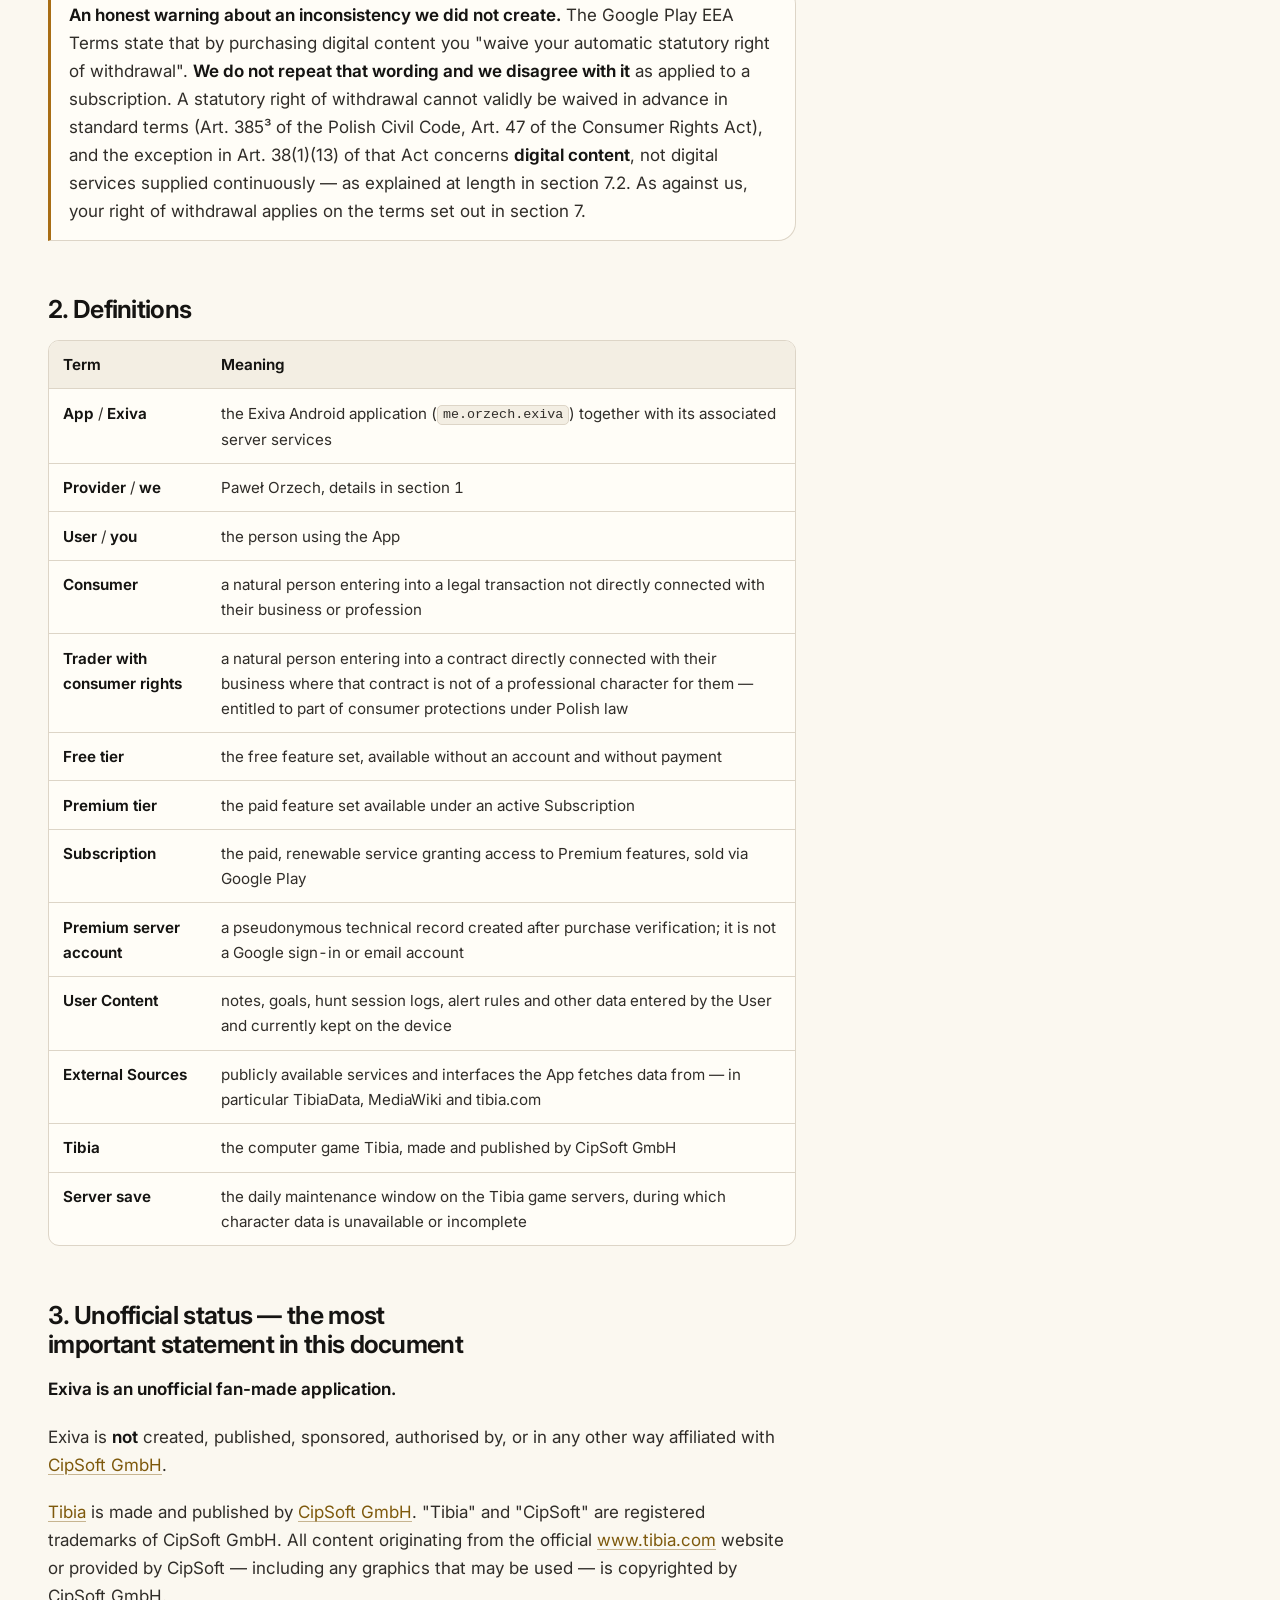
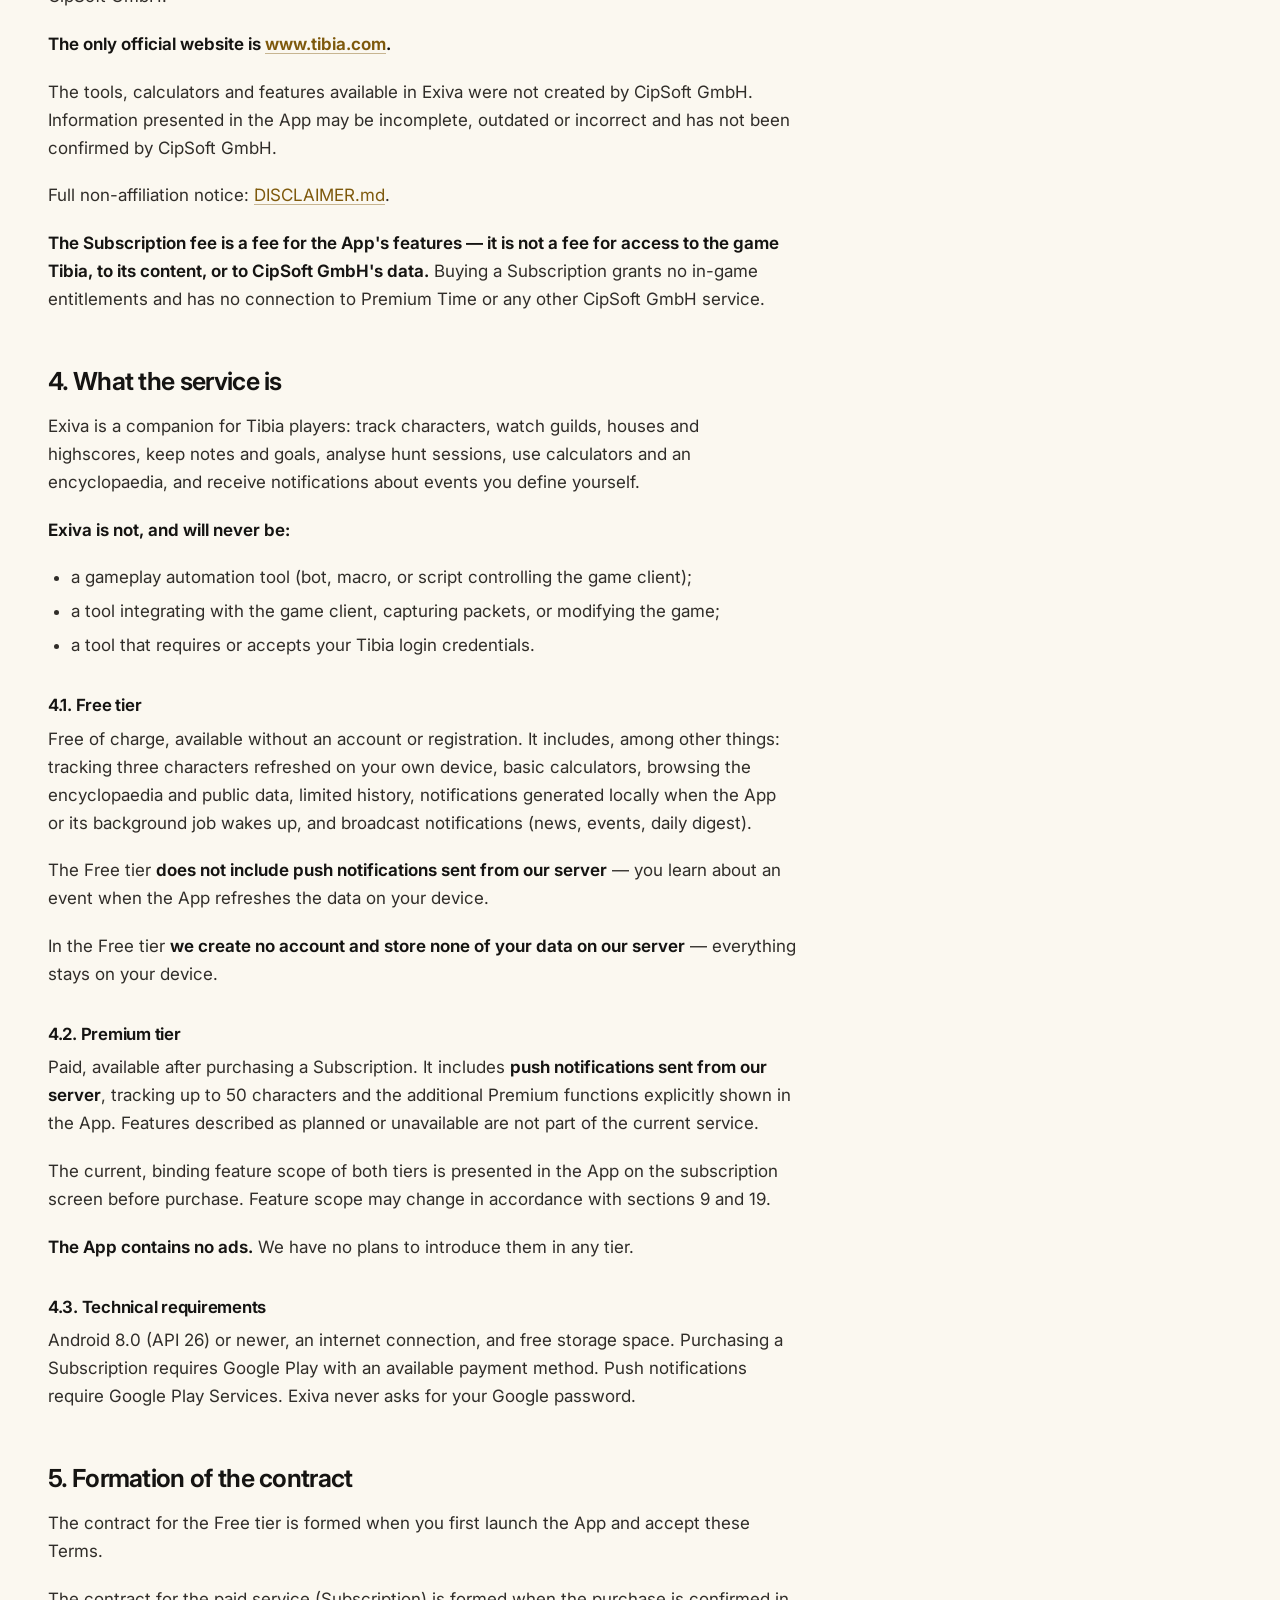
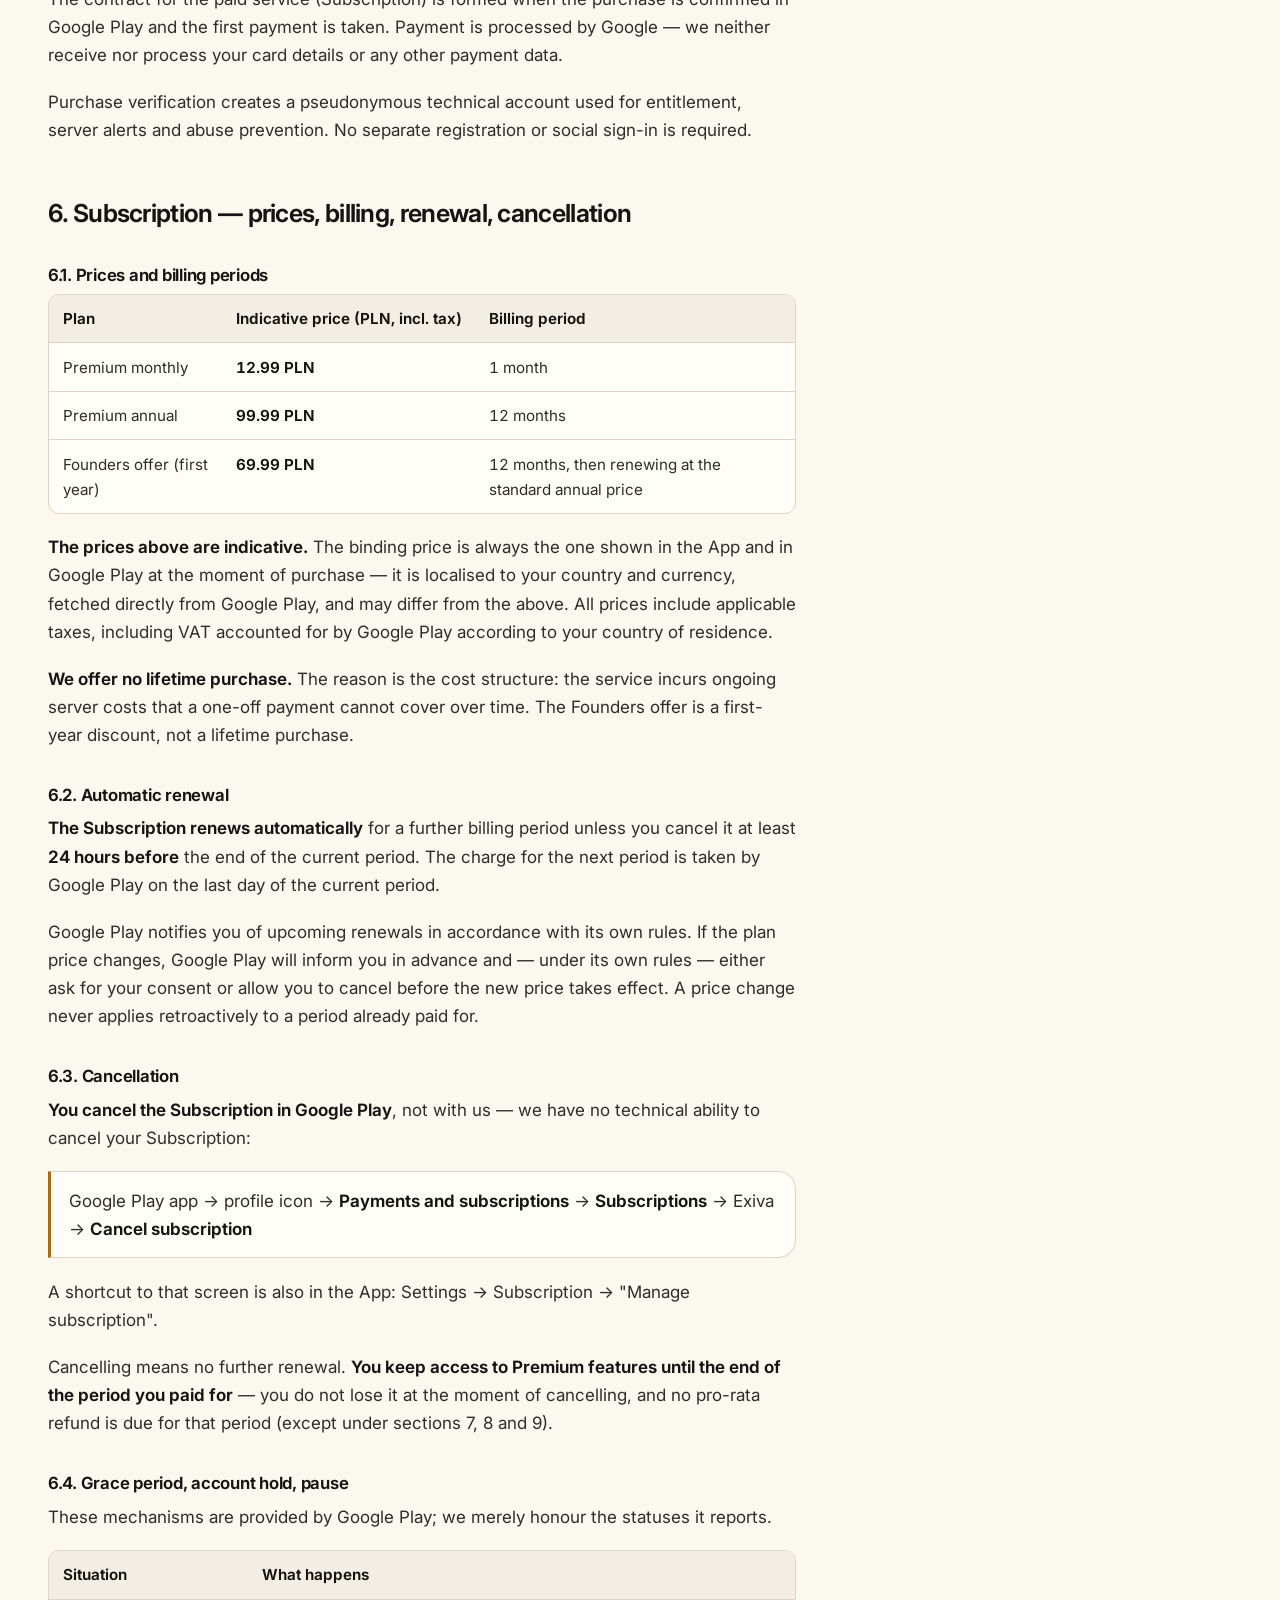
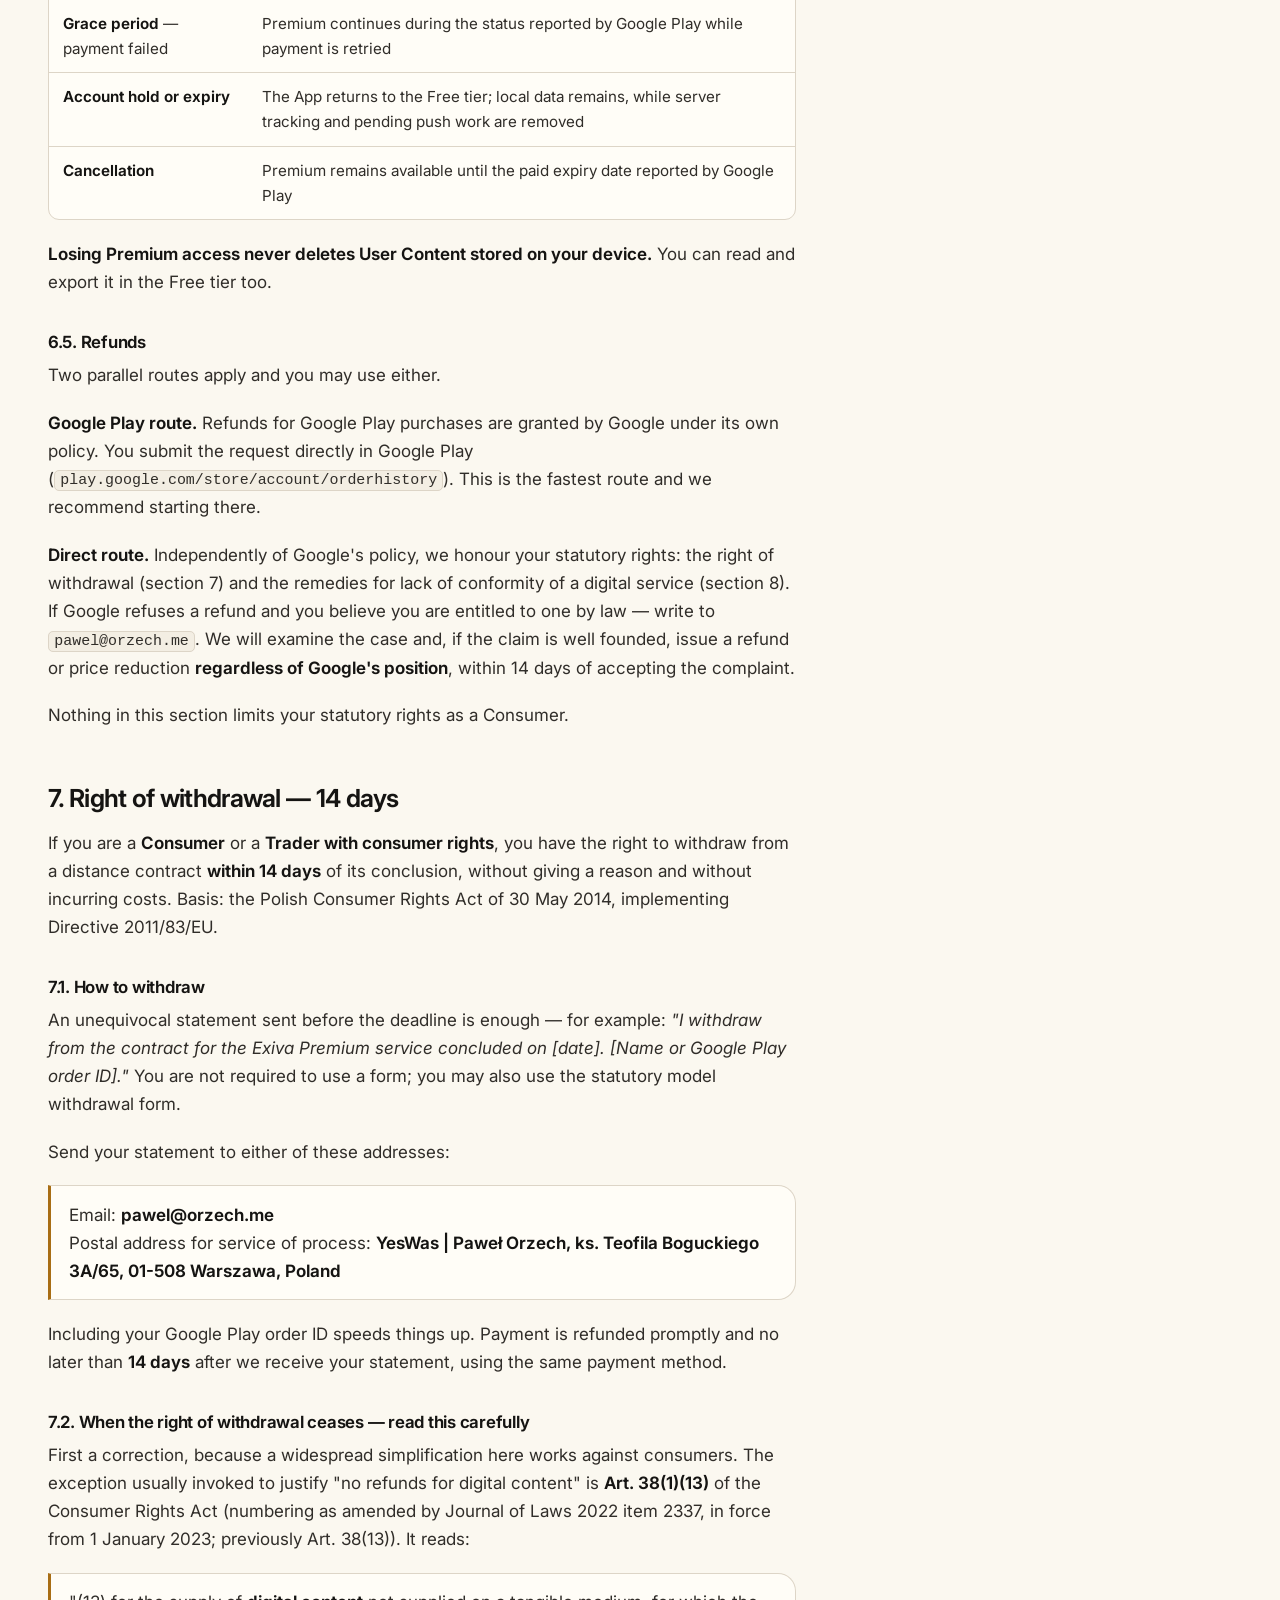
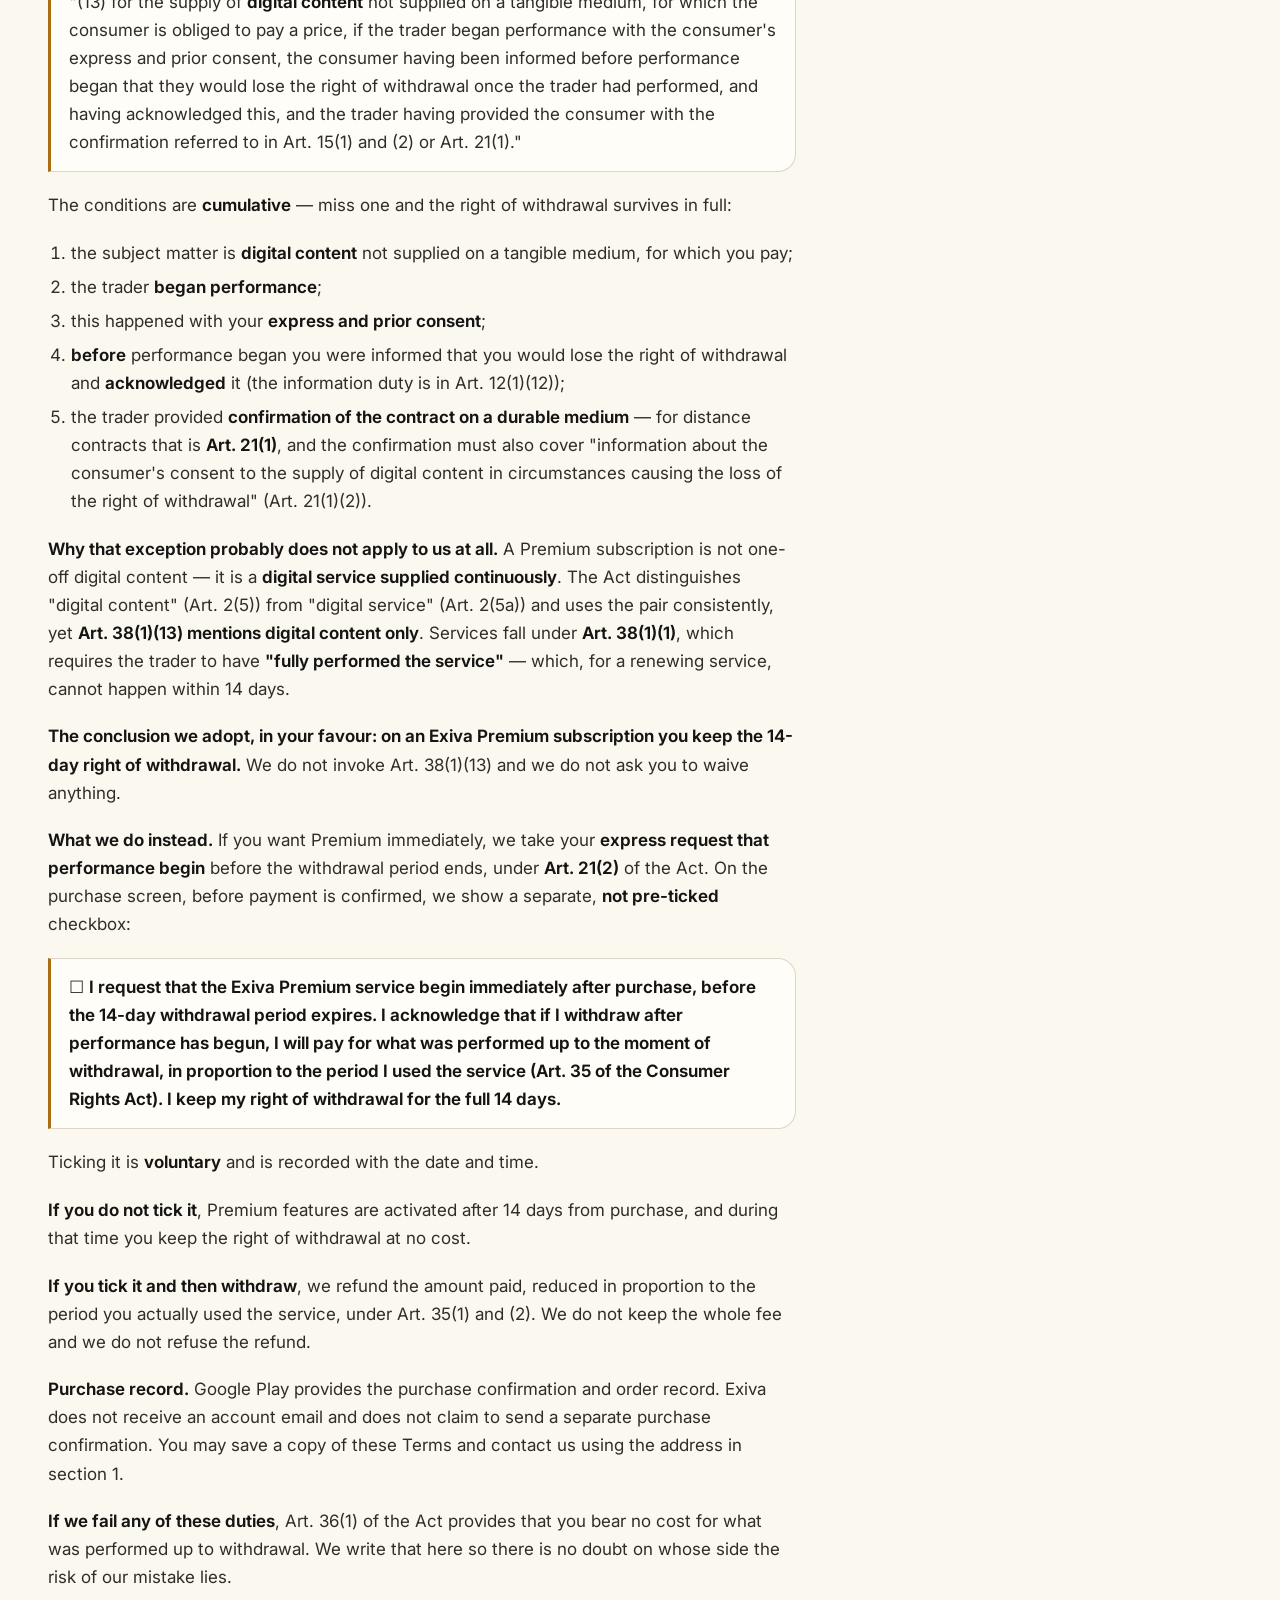
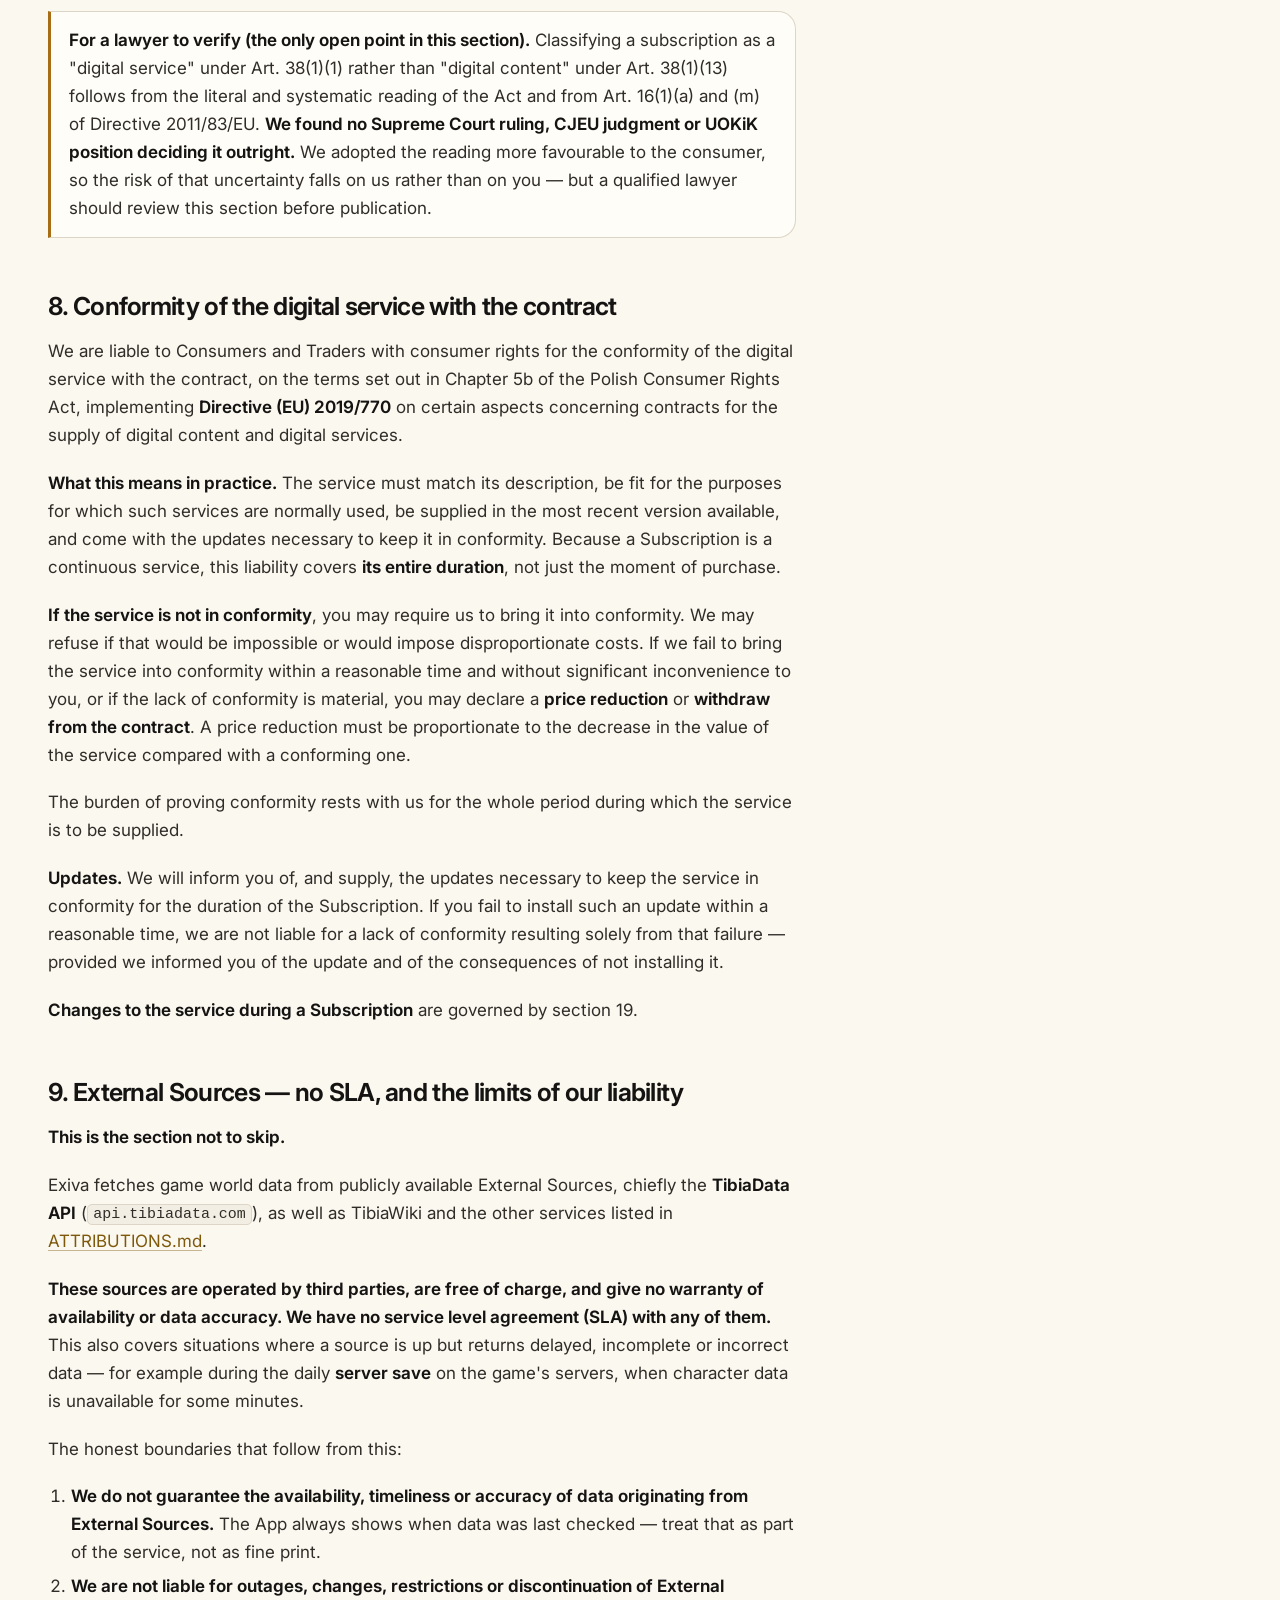
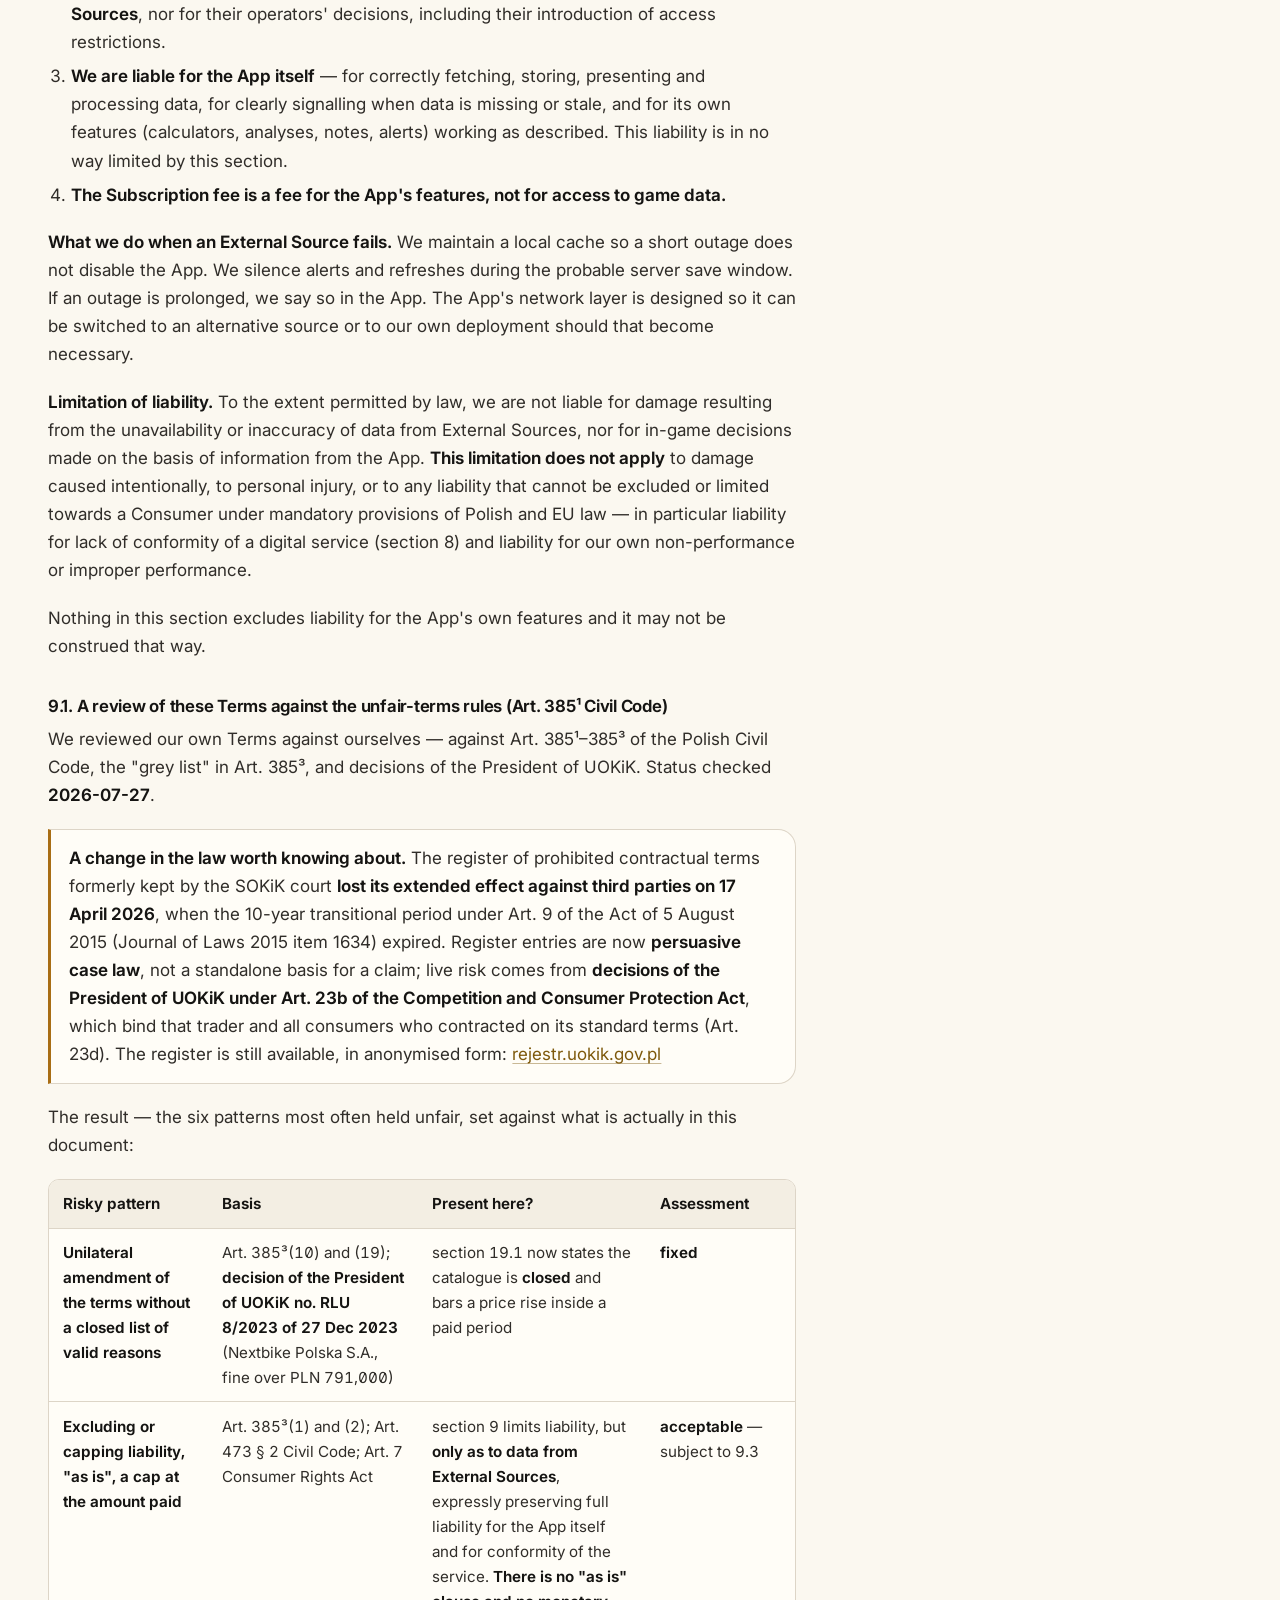
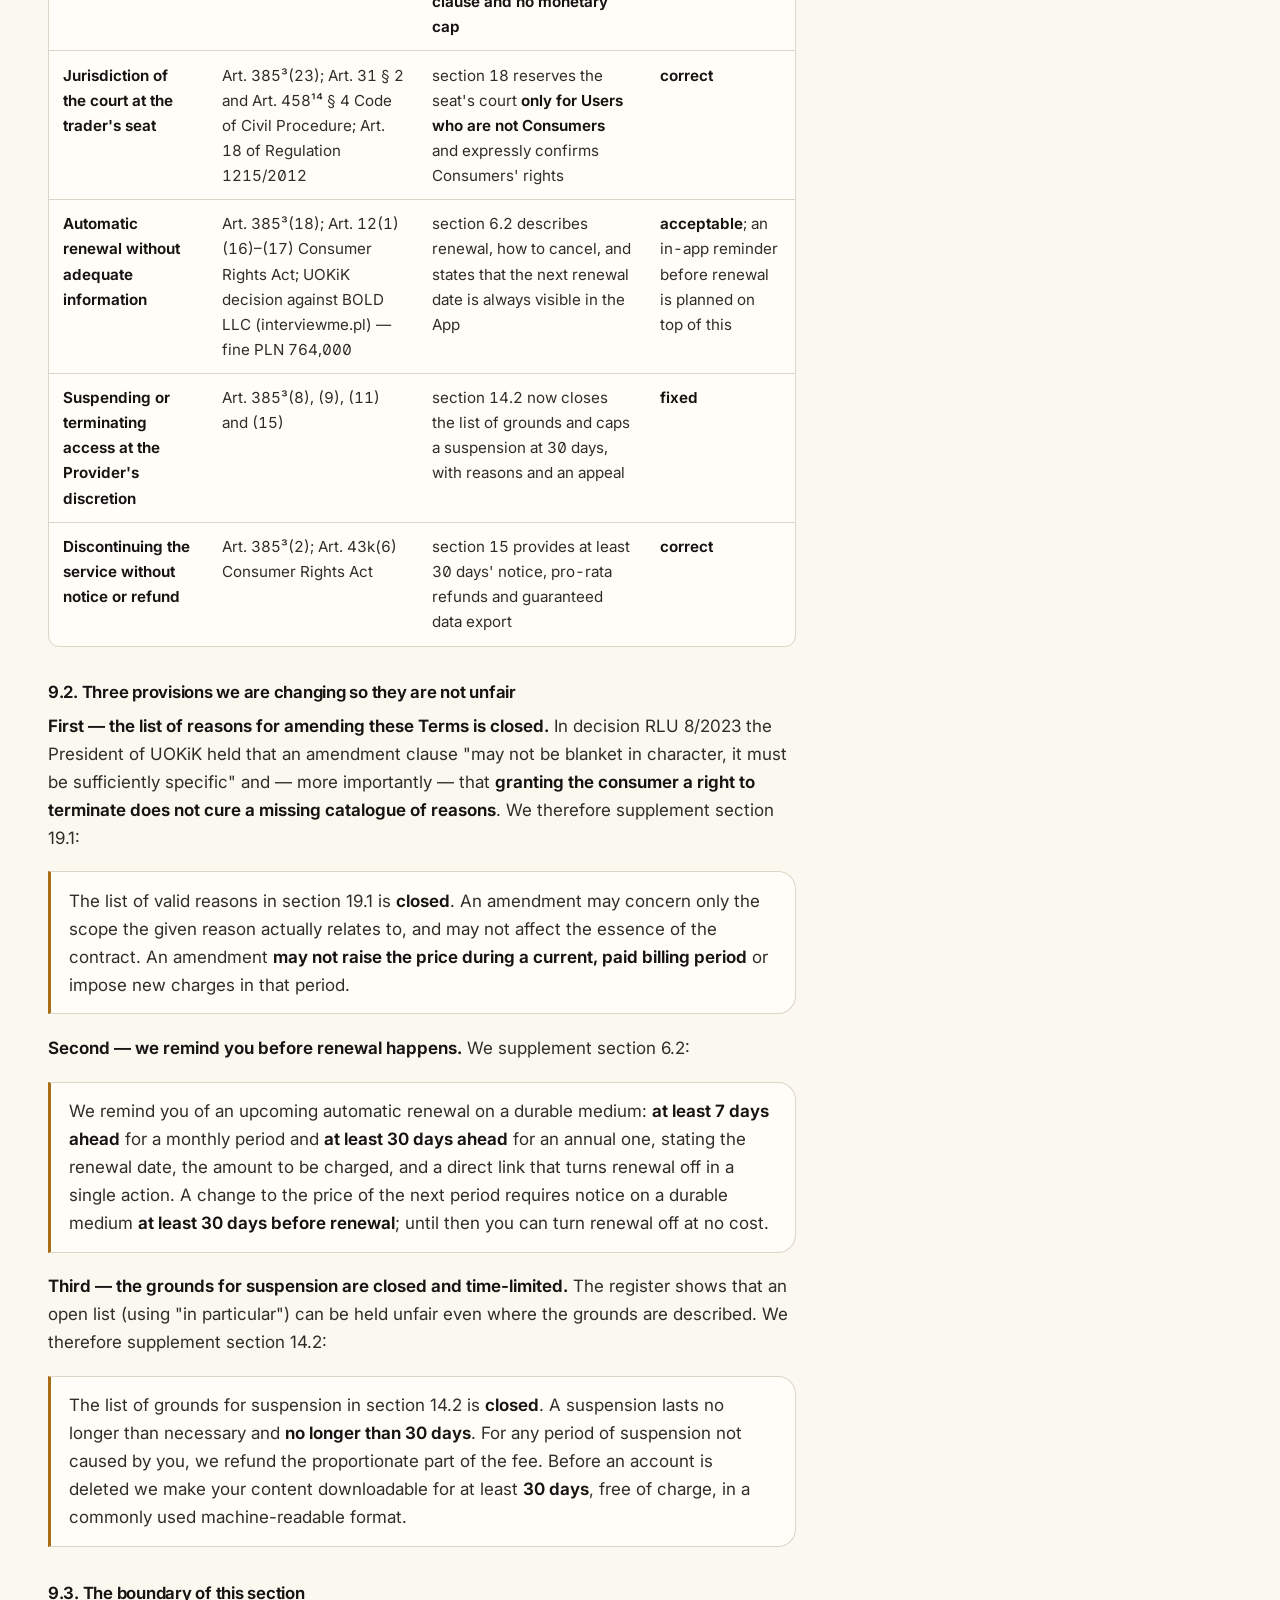
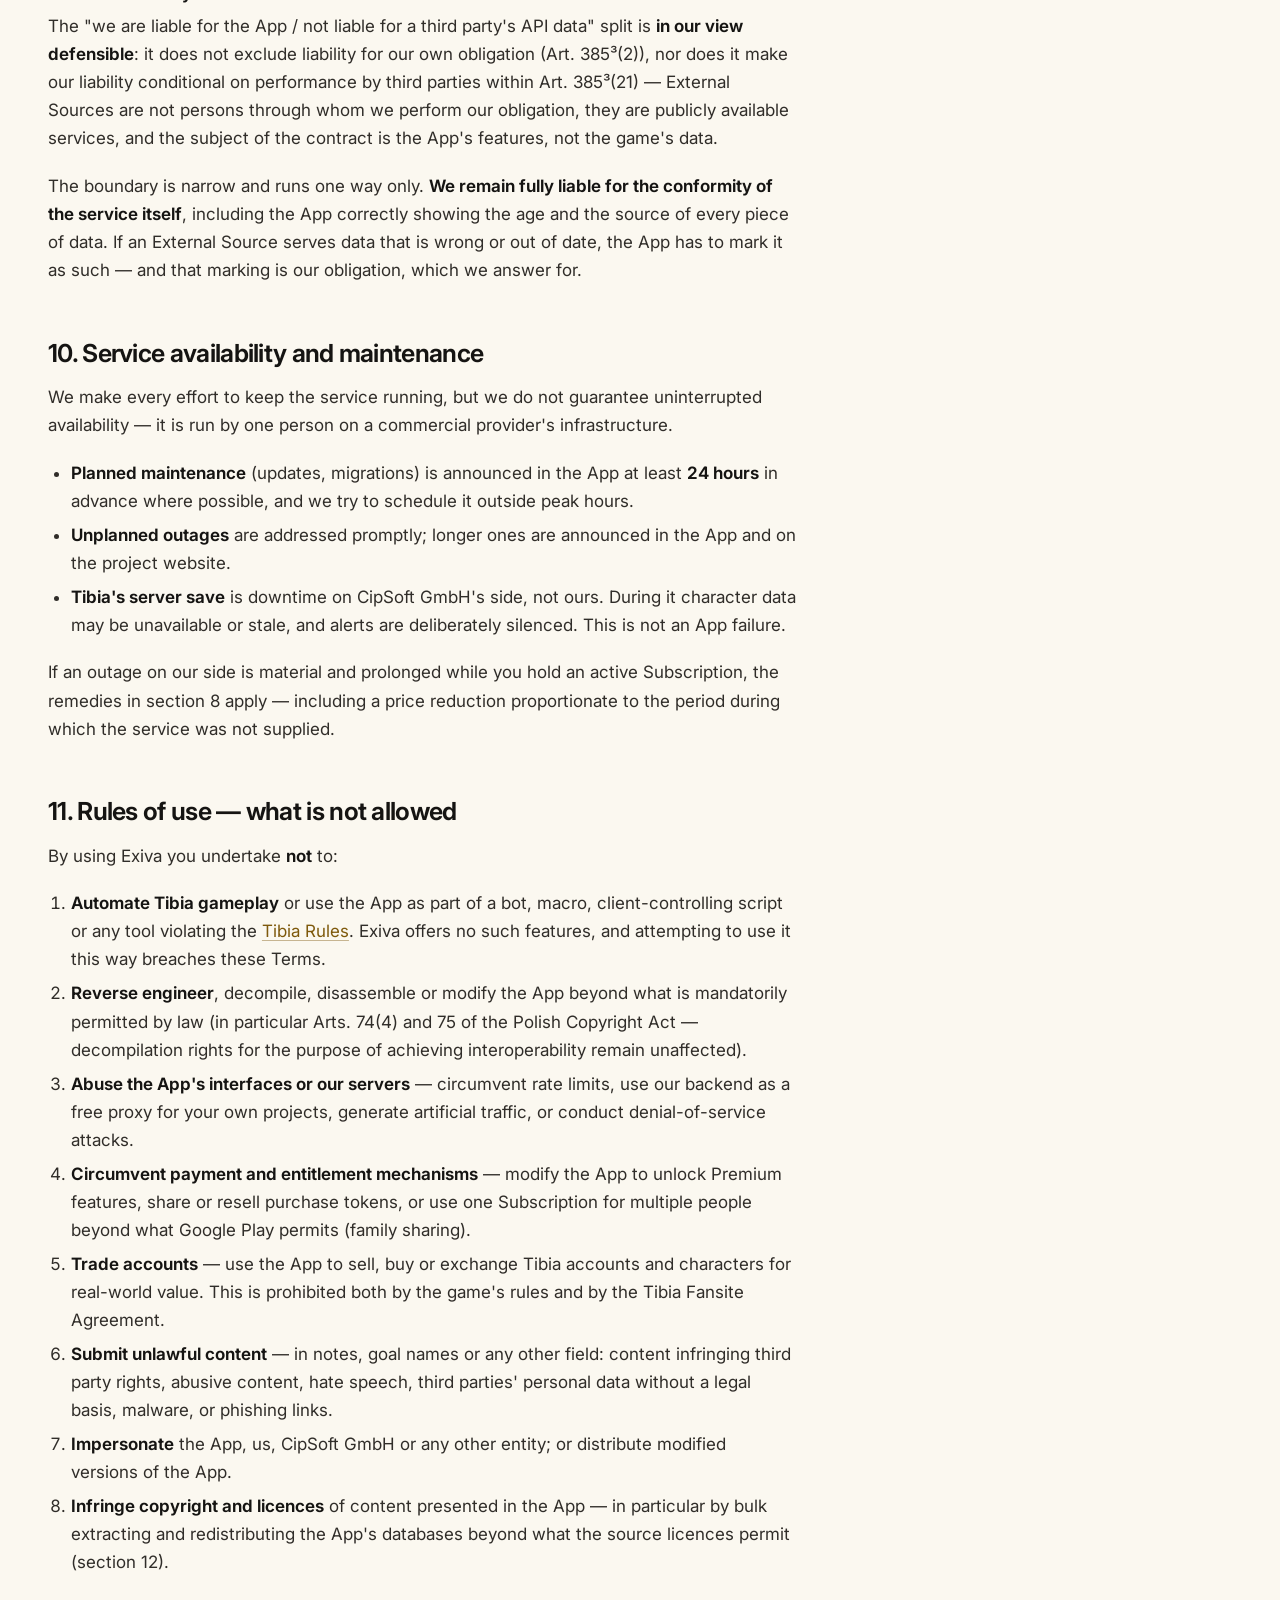
<file: terms.html>
<!DOCTYPE html>
<html lang="en">
<head>
<meta charset="utf-8">
<meta name="viewport" content="width=device-width, initial-scale=1">
<title>Terms of Service — Exiva</title>
<meta name="description" content="Exiva terms of service: scope of the service, subscription, right of withdrawal, complaints and the limits of liability.">
<meta name="color-scheme" content="dark light">
<meta name="theme-color" content="#12100C" media="(prefers-color-scheme: dark)">
<meta name="theme-color" content="#FDF8EF" media="(prefers-color-scheme: light)">
<meta property="og:title" content="Terms of Service — Exiva">
<meta property="og:description" content="Exiva terms of service: scope of the service, subscription, right of withdrawal, complaints and the limits of liability.">
<meta property="og:type" content="website">
<meta name="twitter:card" content="summary">
<link rel="icon" href="favicon.svg" type="image/svg+xml">
<link rel="preconnect" href="https://fonts.googleapis.com">
<link rel="preconnect" href="https://fonts.gstatic.com" crossorigin>
<link rel="stylesheet" href="https://fonts.googleapis.com/css2?family=Inter:wght@300..800&amp;display=swap">
<link rel="stylesheet" href="styles.css">
</head>
<body>
<a class="skip-link" href="#main">Skip to content</a>
<header class="site-header">
  <div class="wrap">
    <a class="brand" href="index.html"><svg class="mark" width="32" height="32" viewBox="0 0 108 108" role="img" aria-label="Exiva" xmlns="http://www.w3.org/2000/svg">
  <defs>
    <linearGradient id="brand-termshtml-gold" x1="0" y1="0" x2="1" y2="1">
      <stop offset="0%" stop-color="#FFDF98"/>
      <stop offset="55%" stop-color="#E6C25C"/>
      <stop offset="100%" stop-color="#B08C1E"/>
    </linearGradient>
    <radialGradient id="brand-termshtml-bg" cx="0.35" cy="0.3" r="0.85">
      <stop offset="0%" stop-color="#2C2721"/>
      <stop offset="100%" stop-color="#12100C"/>
    </radialGradient>
  </defs>
  <rect width="108" height="108" rx="20" fill="url(#brand-termshtml-bg)"/>
  <circle cx="54" cy="54" r="33" fill="none" stroke="url(#brand-termshtml-gold)" stroke-width="3.5" opacity="0.55"/>
  <circle cx="54" cy="54" r="24.5" fill="none" stroke="url(#brand-termshtml-gold)" stroke-width="1.5" opacity="0.3"/>
  <path d="M54 26 Q57.5 50.5 82 54 Q57.5 57.5 54 82 Q50.5 57.5 26 54 Q50.5 50.5 54 26 Z" fill="url(#brand-termshtml-gold)"/>
</svg><span>Exiva</span></a>
    <nav class="site-nav" aria-label="Main navigation">
      <a href="privacy.html">Privacy</a>
      <a href="terms.html" aria-current="page">Terms</a>
      <a href="licenses.html">Licences</a>
      <a href="delete-account.html">Delete account</a>
    </nav>
  </div>
</header>
<main id="main">
<div class="wrap page-head">
  <div class="prose">
    <h1>Terms of Service</h1>
    <div class="doc-meta">
<blockquote><p>Version: 1.0 · Drafted: 2026-07-26 · Legal position last verified: <strong>2026-07-27</strong> · Effective date: <strong>the day Exiva is first published on Google Play</strong></p><p><strong>Disclaimer.</strong> These terms were written by the app's publisher, who is not a lawyer. Statements about the law rest on the sources cited in the text, each with the date it was checked. This is a risk assessment, not legal advice — the whole document needs review by a qualified lawyer before publication (see section 22).</p><p>Related documents: <a href="privacy.html">Privacy Policy</a> · <a href="licenses.html#disclaimer">Non-affiliation notice</a> · <a href="licenses.html">Sources and licences</a></p></blockquote></div>
  </div>
</div>

<article class="wrap legal-body">
  <section class="prose" aria-label="Terms of Service">
    <h2 class="visually-hidden">Terms of Service</h2>
<h3 id="en-1-who-provides-the-service">1. Who provides the service</h3>
<p>The service is provided by:</p>
<blockquote><p><strong>YesWas | Paweł Orzech</strong>, a sole proprietorship registered in Poland (CEIDG)<br>
Tax ID (NIP): <strong>8741734171</strong> · Statistical number (REGON): <strong>146400491</strong><br>
Business and service-of-process address: <strong>ks. Teofila Boguckiego 3A/65, 01-508 Warszawa, Poland</strong><br>
Country: Poland<br>
Email: <strong>pawel@orzech.me</strong></p></blockquote>
<p><code>pawel@orzech.me</code> is the primary contact channel for everything: technical issues, complaints, subscription matters and personal data requests.</p>
<h4 id="en-1-1-who-the-seller-is">1.1. Who the seller is — and why that does not let us off the hook</h4>
<p>Subscriptions are sold <strong>exclusively through Google Play</strong>. It is worth knowing how that is arranged, because it determines where to send which request. Status checked <strong>2026-07-27</strong>:</p>
<ul><li><strong>The Google Play store operator in the EEA</strong> is <strong>Google Ireland Limited</strong>, Gordon House, Barrow Street, Dublin 4, Ireland.</li><li><strong>The party to the content sale contract with you</strong> is, under the <a href="https://play.google.com/about/play-terms/eea/index.html" rel="noopener noreferrer" target="_blank">Google Play Terms of Service for the EEA</a> (effective 29 March 2025), <strong>Google Commerce Limited</strong> — same address.</li><li>At the same time the <a href="https://play.google/developer-distribution-agreement.html" rel="noopener noreferrer" target="_blank">Developer Distribution Agreement</a> provides that Google acts <strong>as our agent, with us acting as principal</strong>, and that Google is only the <strong>merchant of record</strong> — the entity named on the receipt and accounting for tax. Poland is on the list of countries where Google plays that role.</li></ul>
<p><strong>What this means for you — and it is the point of this section.</strong> If Google sells as our agent and we are the principal, then <strong>the trader's obligations towards you as a consumer fall on us</strong>, not on Google. That covers in particular: pre-contractual information (Art. 12 of the Polish Consumer Rights Act), the right of withdrawal (section 7), liability for conformity of the digital service (section 8), and the duty to answer a complaint (Art. 7a of that Act).</p>
<p>So <strong>we do not hide behind Google</strong>. You may address a withdrawal notice or a complaint directly to us at <code>pawel@orzech.me</code>, and we will deal with it even if Google refuses a refund under its own procedure.</p>
<blockquote><p><strong>An honest warning about an inconsistency we did not create.</strong> The Google Play EEA Terms state that by purchasing digital content you "waive your automatic statutory right of withdrawal". <strong>We do not repeat that wording and we disagree with it</strong> as applied to a subscription. A statutory right of withdrawal cannot validly be waived in advance in standard terms (Art. 385³ of the Polish Civil Code, Art. 47 of the Consumer Rights Act), and the exception in Art. 38(1)(13) of that Act concerns <strong>digital content</strong>, not digital services supplied continuously — as explained at length in section 7.2. As against us, your right of withdrawal applies on the terms set out in section 7.</p></blockquote>
<h3 id="en-2-definitions">2. Definitions</h3>
<div class="table-wrap"><table><thead><tr><th scope="col">Term</th><th scope="col">Meaning</th></tr></thead><tbody><tr><td><strong>App</strong> / <strong>Exiva</strong></td><td>the Exiva Android application (<code>me.orzech.exiva</code>) together with its associated server services</td></tr><tr><td><strong>Provider</strong> / <strong>we</strong></td><td>Paweł Orzech, details in section 1</td></tr><tr><td><strong>User</strong> / <strong>you</strong></td><td>the person using the App</td></tr><tr><td><strong>Consumer</strong></td><td>a natural person entering into a legal transaction not directly connected with their business or profession</td></tr><tr><td><strong>Trader with consumer rights</strong></td><td>a natural person entering into a contract directly connected with their business where that contract is not of a professional character for them — entitled to part of consumer protections under Polish law</td></tr><tr><td><strong>Free tier</strong></td><td>the free feature set, available without an account and without payment</td></tr><tr><td><strong>Premium tier</strong></td><td>the paid feature set available under an active Subscription</td></tr><tr><td><strong>Subscription</strong></td><td>the paid, renewable service granting access to Premium features, sold via Google Play</td></tr><tr><td><strong>Premium server account</strong></td><td>a pseudonymous technical record created after purchase verification; it is not a Google sign-in or email account</td></tr><tr><td><strong>User Content</strong></td><td>notes, goals, hunt session logs, alert rules and other data entered by the User and currently kept on the device</td></tr><tr><td><strong>External Sources</strong></td><td>publicly available services and interfaces the App fetches data from — in particular TibiaData, MediaWiki and tibia.com</td></tr><tr><td><strong>Tibia</strong></td><td>the computer game Tibia, made and published by CipSoft GmbH</td></tr><tr><td><strong>Server save</strong></td><td>the daily maintenance window on the Tibia game servers, during which character data is unavailable or incomplete</td></tr></tbody></table></div>
<h3 id="en-3-unofficial-status-the-most-important-statement-in-this-doc">3. Unofficial status — the most important statement in this document</h3>
<p><strong>Exiva is an unofficial fan-made application.</strong></p>
<p>Exiva is <strong>not</strong> created, published, sponsored, authorised by, or in any other way affiliated with <a href="https://www.cipsoft.com" rel="noopener noreferrer" target="_blank">CipSoft GmbH</a>.</p>
<p><a href="https://www.tibia.com" rel="noopener noreferrer" target="_blank">Tibia</a> is made and published by <a href="https://www.cipsoft.com" rel="noopener noreferrer" target="_blank">CipSoft GmbH</a>. "Tibia" and "CipSoft" are registered trademarks of CipSoft GmbH. All content originating from the official <a href="https://www.tibia.com" rel="noopener noreferrer" target="_blank">www.tibia.com</a> website or provided by CipSoft — including any graphics that may be used — is copyrighted by CipSoft GmbH.</p>
<p><strong>The only official website is <a href="https://www.tibia.com" rel="noopener noreferrer" target="_blank">www.tibia.com</a>.</strong></p>
<p>The tools, calculators and features available in Exiva were not created by CipSoft GmbH. Information presented in the App may be incomplete, outdated or incorrect and has not been confirmed by CipSoft GmbH.</p>
<p>Full non-affiliation notice: <a href="licenses.html#disclaimer">DISCLAIMER.md</a>.</p>
<p><strong>The Subscription fee is a fee for the App's features — it is not a fee for access to the game Tibia, to its content, or to CipSoft GmbH's data.</strong> Buying a Subscription grants no in-game entitlements and has no connection to Premium Time or any other CipSoft GmbH service.</p>
<h3 id="en-4-what-the-service-is">4. What the service is</h3>
<p>Exiva is a companion for Tibia players: track characters, watch guilds, houses and highscores, keep notes and goals, analyse hunt sessions, use calculators and an encyclopaedia, and receive notifications about events you define yourself.</p>
<p><strong>Exiva is not, and will never be:</strong></p>
<ul><li>a gameplay automation tool (bot, macro, or script controlling the game client);</li><li>a tool integrating with the game client, capturing packets, or modifying the game;</li><li>a tool that requires or accepts your Tibia login credentials.</li></ul>
<h4 id="en-4-1-free-tier">4.1. Free tier</h4>
<p>Free of charge, available without an account or registration. It includes, among other things: tracking three characters refreshed on your own device, basic calculators, browsing the encyclopaedia and public data, limited history, notifications generated locally when the App or its background job wakes up, and broadcast notifications (news, events, daily digest).</p>
<p>The Free tier <strong>does not include push notifications sent from our server</strong> — you learn about an event when the App refreshes the data on your device.</p>
<p>In the Free tier <strong>we create no account and store none of your data on our server</strong> — everything stays on your device.</p>
<h4 id="en-4-2-premium-tier">4.2. Premium tier</h4>
<p>Paid, available after purchasing a Subscription. It includes <strong>push notifications sent from our server</strong>, tracking up to 50 characters and the additional Premium functions explicitly shown in the App. Features described as planned or unavailable are not part of the current service.</p>
<p>The current, binding feature scope of both tiers is presented in the App on the subscription screen before purchase. Feature scope may change in accordance with sections 9 and 19.</p>
<p><strong>The App contains no ads.</strong> We have no plans to introduce them in any tier.</p>
<h4 id="en-4-3-technical-requirements">4.3. Technical requirements</h4>
<p>Android 8.0 (API 26) or newer, an internet connection, and free storage space. Purchasing a Subscription requires Google Play with an available payment method. Push notifications require Google Play Services. Exiva never asks for your Google password.</p>
<h3 id="en-5-formation-of-the-contract">5. Formation of the contract</h3>
<p>The contract for the Free tier is formed when you first launch the App and accept these Terms.</p>
<p>The contract for the paid service (Subscription) is formed when the purchase is confirmed in Google Play and the first payment is taken. Payment is processed by Google — we neither receive nor process your card details or any other payment data.</p>
<p>Purchase verification creates a pseudonymous technical account used for entitlement, server alerts and abuse prevention. No separate registration or social sign-in is required.</p>
<h3 id="en-6-subscription-prices-billing-renewal-cancellation">6. Subscription — prices, billing, renewal, cancellation</h3>
<h4 id="en-6-1-prices-and-billing-periods">6.1. Prices and billing periods</h4>
<div class="table-wrap"><table><thead><tr><th scope="col">Plan</th><th scope="col">Indicative price (PLN, incl. tax)</th><th scope="col">Billing period</th></tr></thead><tbody><tr><td>Premium monthly</td><td><strong>12.99 PLN</strong></td><td>1 month</td></tr><tr><td>Premium annual</td><td><strong>99.99 PLN</strong></td><td>12 months</td></tr><tr><td>Founders offer (first year)</td><td><strong>69.99 PLN</strong></td><td>12 months, then renewing at the standard annual price</td></tr></tbody></table></div>
<p><strong>The prices above are indicative.</strong> The binding price is always the one shown in the App and in Google Play at the moment of purchase — it is localised to your country and currency, fetched directly from Google Play, and may differ from the above. All prices include applicable taxes, including VAT accounted for by Google Play according to your country of residence.</p>
<p><strong>We offer no lifetime purchase.</strong> The reason is the cost structure: the service incurs ongoing server costs that a one-off payment cannot cover over time. The Founders offer is a first-year discount, not a lifetime purchase.</p>
<h4 id="en-6-2-automatic-renewal">6.2. Automatic renewal</h4>
<p><strong>The Subscription renews automatically</strong> for a further billing period unless you cancel it at least <strong>24 hours before</strong> the end of the current period. The charge for the next period is taken by Google Play on the last day of the current period.</p>
<p>Google Play notifies you of upcoming renewals in accordance with its own rules. If the plan price changes, Google Play will inform you in advance and — under its own rules — either ask for your consent or allow you to cancel before the new price takes effect. A price change never applies retroactively to a period already paid for.</p>
<h4 id="en-6-3-cancellation">6.3. Cancellation</h4>
<p><strong>You cancel the Subscription in Google Play</strong>, not with us — we have no technical ability to cancel your Subscription:</p>
<blockquote><p>Google Play app → profile icon → <strong>Payments and subscriptions</strong> → <strong>Subscriptions</strong> → Exiva → <strong>Cancel subscription</strong></p></blockquote>
<p>A shortcut to that screen is also in the App: Settings → Subscription → "Manage subscription".</p>
<p>Cancelling means no further renewal. <strong>You keep access to Premium features until the end of the period you paid for</strong> — you do not lose it at the moment of cancelling, and no pro-rata refund is due for that period (except under sections 7, 8 and 9).</p>
<h4 id="en-6-4-grace-period-account-hold-pause">6.4. Grace period, account hold, pause</h4>
<p>These mechanisms are provided by Google Play; we merely honour the statuses it reports.</p>
<div class="table-wrap"><table><thead><tr><th scope="col">Situation</th><th scope="col">What happens</th></tr></thead><tbody><tr><td><strong>Grace period</strong> — payment failed</td><td>Premium continues during the status reported by Google Play while payment is retried</td></tr><tr><td><strong>Account hold or expiry</strong></td><td>The App returns to the Free tier; local data remains, while server tracking and pending push work are removed</td></tr><tr><td><strong>Cancellation</strong></td><td>Premium remains available until the paid expiry date reported by Google Play</td></tr></tbody></table></div>
<p><strong>Losing Premium access never deletes User Content stored on your device.</strong> You can read and export it in the Free tier too.</p>
<h4 id="en-6-5-refunds">6.5. Refunds</h4>
<p>Two parallel routes apply and you may use either.</p>
<p><strong>Google Play route.</strong> Refunds for Google Play purchases are granted by Google under its own policy. You submit the request directly in Google Play (<code>play.google.com/store/account/orderhistory</code>). This is the fastest route and we recommend starting there.</p>
<p><strong>Direct route.</strong> Independently of Google's policy, we honour your statutory rights: the right of withdrawal (section 7) and the remedies for lack of conformity of a digital service (section 8). If Google refuses a refund and you believe you are entitled to one by law — write to <code>pawel@orzech.me</code>. We will examine the case and, if the claim is well founded, issue a refund or price reduction <strong>regardless of Google's position</strong>, within 14 days of accepting the complaint.</p>
<p>Nothing in this section limits your statutory rights as a Consumer.</p>
<h3 id="en-7-right-of-withdrawal-14-days">7. Right of withdrawal — 14 days</h3>
<p>If you are a <strong>Consumer</strong> or a <strong>Trader with consumer rights</strong>, you have the right to withdraw from a distance contract <strong>within 14 days</strong> of its conclusion, without giving a reason and without incurring costs. Basis: the Polish Consumer Rights Act of 30 May 2014, implementing Directive 2011/83/EU.</p>
<h4 id="en-7-1-how-to-withdraw">7.1. How to withdraw</h4>
<p>An unequivocal statement sent before the deadline is enough — for example: <em>"I withdraw from the contract for the Exiva Premium service concluded on [date]. [Name or Google Play order ID]."</em> You are not required to use a form; you may also use the statutory model withdrawal form.</p>
<p>Send your statement to either of these addresses:</p>
<blockquote><p>Email: <strong>pawel@orzech.me</strong><br>
Postal address for service of process: <strong>YesWas | Paweł Orzech, ks. Teofila Boguckiego 3A/65, 01-508 Warszawa, Poland</strong></p></blockquote>
<p>Including your Google Play order ID speeds things up. Payment is refunded promptly and no later than <strong>14 days</strong> after we receive your statement, using the same payment method.</p>
<h4 id="en-7-2-when-the-right-of-withdrawal-ceases-read-this-carefully">7.2. When the right of withdrawal ceases — read this carefully</h4>
<p>First a correction, because a widespread simplification here works against consumers. The exception usually invoked to justify "no refunds for digital content" is <strong>Art. 38(1)(13)</strong> of the Consumer Rights Act (numbering as amended by Journal of Laws 2022 item 2337, in force from 1 January 2023; previously Art. 38(13)). It reads:</p>
<blockquote><p>"(13) for the supply of <strong>digital content</strong> not supplied on a tangible medium, for which the consumer is obliged to pay a price, if the trader began performance with the consumer's express and prior consent, the consumer having been informed before performance began that they would lose the right of withdrawal once the trader had performed, and having acknowledged this, and the trader having provided the consumer with the confirmation referred to in Art. 15(1) and (2) or Art. 21(1)."</p></blockquote>
<p>The conditions are <strong>cumulative</strong> — miss one and the right of withdrawal survives in full:</p>
<ol><li>the subject matter is <strong>digital content</strong> not supplied on a tangible medium, for which you pay;</li><li>the trader <strong>began performance</strong>;</li><li>this happened with your <strong>express and prior consent</strong>;</li><li><strong>before</strong> performance began you were informed that you would lose the right of withdrawal and <strong>acknowledged</strong> it (the information duty is in Art. 12(1)(12));</li><li>the trader provided <strong>confirmation of the contract on a durable medium</strong> — for distance contracts that is <strong>Art. 21(1)</strong>, and the confirmation must also cover "information about the consumer's consent to the supply of digital content in circumstances causing the loss of the right of withdrawal" (Art. 21(1)(2)).</li></ol>
<p><strong>Why that exception probably does not apply to us at all.</strong> A Premium subscription is not one-off digital content — it is a <strong>digital service supplied continuously</strong>. The Act distinguishes "digital content" (Art. 2(5)) from "digital service" (Art. 2(5a)) and uses the pair consistently, yet <strong>Art. 38(1)(13) mentions digital content only</strong>. Services fall under <strong>Art. 38(1)(1)</strong>, which requires the trader to have <strong>"fully performed the service"</strong> — which, for a renewing service, cannot happen within 14 days.</p>
<p><strong>The conclusion we adopt, in your favour: on an Exiva Premium subscription you keep the 14-day right of withdrawal.</strong> We do not invoke Art. 38(1)(13) and we do not ask you to waive anything.</p>
<p><strong>What we do instead.</strong> If you want Premium immediately, we take your <strong>express request that performance begin</strong> before the withdrawal period ends, under <strong>Art. 21(2)</strong> of the Act. On the purchase screen, before payment is confirmed, we show a separate, <strong>not pre-ticked</strong> checkbox:</p>
<blockquote><p>☐ <strong>I request that the Exiva Premium service begin immediately after purchase, before the 14-day withdrawal period expires. I acknowledge that if I withdraw after performance has begun, I will pay for what was performed up to the moment of withdrawal, in proportion to the period I used the service (Art. 35 of the Consumer Rights Act). I keep my right of withdrawal for the full 14 days.</strong></p></blockquote>
<p>Ticking it is <strong>voluntary</strong> and is recorded with the date and time.</p>
<p><strong>If you do not tick it</strong>, Premium features are activated after 14 days from purchase, and during that time you keep the right of withdrawal at no cost.</p>
<p><strong>If you tick it and then withdraw</strong>, we refund the amount paid, reduced in proportion to the period you actually used the service, under Art. 35(1) and (2). We do not keep the whole fee and we do not refuse the refund.</p>
<p><strong>Purchase record.</strong> Google Play provides the purchase confirmation and order record. Exiva does not receive an account email and does not claim to send a separate purchase confirmation. You may save a copy of these Terms and contact us using the address in section 1.</p>
<p><strong>If we fail any of these duties</strong>, Art. 36(1) of the Act provides that you bear no cost for what was performed up to withdrawal. We write that here so there is no doubt on whose side the risk of our mistake lies.</p>
<blockquote><p><strong>For a lawyer to verify (the only open point in this section).</strong> Classifying a subscription as a "digital service" under Art. 38(1)(1) rather than "digital content" under Art. 38(1)(13) follows from the literal and systematic reading of the Act and from Art. 16(1)(a) and (m) of Directive 2011/83/EU. <strong>We found no Supreme Court ruling, CJEU judgment or UOKiK position deciding it outright.</strong> We adopted the reading more favourable to the consumer, so the risk of that uncertainty falls on us rather than on you — but a qualified lawyer should review this section before publication.</p></blockquote>
<h3 id="en-8-conformity-of-the-digital-service-with-the-contract">8. Conformity of the digital service with the contract</h3>
<p>We are liable to Consumers and Traders with consumer rights for the conformity of the digital service with the contract, on the terms set out in Chapter 5b of the Polish Consumer Rights Act, implementing <strong>Directive (EU) 2019/770</strong> on certain aspects concerning contracts for the supply of digital content and digital services.</p>
<p><strong>What this means in practice.</strong> The service must match its description, be fit for the purposes for which such services are normally used, be supplied in the most recent version available, and come with the updates necessary to keep it in conformity. Because a Subscription is a continuous service, this liability covers <strong>its entire duration</strong>, not just the moment of purchase.</p>
<p><strong>If the service is not in conformity</strong>, you may require us to bring it into conformity. We may refuse if that would be impossible or would impose disproportionate costs. If we fail to bring the service into conformity within a reasonable time and without significant inconvenience to you, or if the lack of conformity is material, you may declare a <strong>price reduction</strong> or <strong>withdraw from the contract</strong>. A price reduction must be proportionate to the decrease in the value of the service compared with a conforming one.</p>
<p>The burden of proving conformity rests with us for the whole period during which the service is to be supplied.</p>
<p><strong>Updates.</strong> We will inform you of, and supply, the updates necessary to keep the service in conformity for the duration of the Subscription. If you fail to install such an update within a reasonable time, we are not liable for a lack of conformity resulting solely from that failure — provided we informed you of the update and of the consequences of not installing it.</p>
<p><strong>Changes to the service during a Subscription</strong> are governed by section 19.</p>
<h3 id="en-9-external-sources-no-sla-and-the-limits-of-our-liability">9. External Sources — no SLA, and the limits of our liability</h3>
<p><strong>This is the section not to skip.</strong></p>
<p>Exiva fetches game world data from publicly available External Sources, chiefly the <strong>TibiaData API</strong> (<code>api.tibiadata.com</code>), as well as TibiaWiki and the other services listed in <a href="licenses.html">ATTRIBUTIONS.md</a>.</p>
<p><strong>These sources are operated by third parties, are free of charge, and give no warranty of availability or data accuracy. We have no service level agreement (SLA) with any of them.</strong> This also covers situations where a source is up but returns delayed, incomplete or incorrect data — for example during the daily <strong>server save</strong> on the game's servers, when character data is unavailable for some minutes.</p>
<p>The honest boundaries that follow from this:</p>
<ol><li><strong>We do not guarantee the availability, timeliness or accuracy of data originating from External Sources.</strong> The App always shows when data was last checked — treat that as part of the service, not as fine print.</li><li><strong>We are not liable for outages, changes, restrictions or discontinuation of External Sources</strong>, nor for their operators' decisions, including their introduction of access restrictions.</li><li><strong>We are liable for the App itself</strong> — for correctly fetching, storing, presenting and processing data, for clearly signalling when data is missing or stale, and for its own features (calculators, analyses, notes, alerts) working as described. This liability is in no way limited by this section.</li><li><strong>The Subscription fee is a fee for the App's features, not for access to game data.</strong></li></ol>
<p><strong>What we do when an External Source fails.</strong> We maintain a local cache so a short outage does not disable the App. We silence alerts and refreshes during the probable server save window. If an outage is prolonged, we say so in the App. The App's network layer is designed so it can be switched to an alternative source or to our own deployment should that become necessary.</p>
<p><strong>Limitation of liability.</strong> To the extent permitted by law, we are not liable for damage resulting from the unavailability or inaccuracy of data from External Sources, nor for in-game decisions made on the basis of information from the App. <strong>This limitation does not apply</strong> to damage caused intentionally, to personal injury, or to any liability that cannot be excluded or limited towards a Consumer under mandatory provisions of Polish and EU law — in particular liability for lack of conformity of a digital service (section 8) and liability for our own non-performance or improper performance.</p>
<p>Nothing in this section excludes liability for the App's own features and it may not be construed that way.</p>
<h4 id="en-9-1-unfair-terms-review">9.1. A review of these Terms against the unfair-terms rules (Art. 385¹ Civil Code)</h4>
<p>We reviewed our own Terms against ourselves — against Art. 385¹–385³ of the Polish Civil Code, the "grey list" in Art. 385³, and decisions of the President of UOKiK. Status checked <strong>2026-07-27</strong>.</p>
<blockquote><p><strong>A change in the law worth knowing about.</strong> The register of prohibited contractual terms formerly kept by the SOKiK court <strong>lost its extended effect against third parties on 17 April 2026</strong>, when the 10-year transitional period under Art. 9 of the Act of 5 August 2015 (Journal of Laws 2015 item 1634) expired. Register entries are now <strong>persuasive case law</strong>, not a standalone basis for a claim; live risk comes from <strong>decisions of the President of UOKiK under Art. 23b of the Competition and Consumer Protection Act</strong>, which bind that trader and all consumers who contracted on its standard terms (Art. 23d). The register is still available, in anonymised form: <a href="https://rejestr.uokik.gov.pl/" rel="noopener noreferrer" target="_blank">rejestr.uokik.gov.pl</a></p></blockquote>
<p>The result — the six patterns most often held unfair, set against what is actually in this document:</p>
<div class="table-wrap"><table><thead><tr><th scope="col">Risky pattern</th><th scope="col">Basis</th><th scope="col">Present here?</th><th scope="col">Assessment</th></tr></thead><tbody><tr><td><strong>Unilateral amendment of the terms without a closed list of valid reasons</strong></td><td>Art. 385³(10) and (19); <strong>decision of the President of UOKiK no. RLU 8/2023 of 27 Dec 2023</strong> (Nextbike Polska S.A., fine over PLN 791,000)</td><td>section 19.1 now states the catalogue is <strong>closed</strong> and bars a price rise inside a paid period</td><td><strong>fixed</strong></td></tr><tr><td><strong>Excluding or capping liability, "as is", a cap at the amount paid</strong></td><td>Art. 385³(1) and (2); Art. 473 § 2 Civil Code; Art. 7 Consumer Rights Act</td><td>section 9 limits liability, but <strong>only as to data from External Sources</strong>, expressly preserving full liability for the App itself and for conformity of the service. <strong>There is no "as is" clause and no monetary cap</strong></td><td><strong>acceptable</strong> — subject to 9.3</td></tr><tr><td><strong>Jurisdiction of the court at the trader's seat</strong></td><td>Art. 385³(23); Art. 31 § 2 and Art. 458¹⁴ § 4 Code of Civil Procedure; Art. 18 of Regulation 1215/2012</td><td>section 18 reserves the seat's court <strong>only for Users who are not Consumers</strong> and expressly confirms Consumers' rights</td><td><strong>correct</strong></td></tr><tr><td><strong>Automatic renewal without adequate information</strong></td><td>Art. 385³(18); Art. 12(1)(16)–(17) Consumer Rights Act; UOKiK decision against BOLD LLC (interviewme.pl) — fine PLN 764,000</td><td>section 6.2 describes renewal, how to cancel, and states that the next renewal date is always visible in the App</td><td><strong>acceptable</strong>; an in-app reminder before renewal is planned on top of this</td></tr><tr><td><strong>Suspending or terminating access at the Provider's discretion</strong></td><td>Art. 385³(8), (9), (11) and (15)</td><td>section 14.2 now closes the list of grounds and caps a suspension at 30 days, with reasons and an appeal</td><td><strong>fixed</strong></td></tr><tr><td><strong>Discontinuing the service without notice or refund</strong></td><td>Art. 385³(2); Art. 43k(6) Consumer Rights Act</td><td>section 15 provides at least 30 days' notice, pro-rata refunds and guaranteed data export</td><td><strong>correct</strong></td></tr></tbody></table></div>
<h4 id="en-9-2-three-provisions-changed">9.2. Three provisions we are changing so they are not unfair</h4>
<p><strong>First — the list of reasons for amending these Terms is closed.</strong> In decision RLU 8/2023 the President of UOKiK held that an amendment clause "may not be blanket in character, it must be sufficiently specific" and — more importantly — that <strong>granting the consumer a right to terminate does not cure a missing catalogue of reasons</strong>. We therefore supplement section 19.1:</p>
<blockquote><p>The list of valid reasons in section 19.1 is <strong>closed</strong>. An amendment may concern only the scope the given reason actually relates to, and may not affect the essence of the contract. An amendment <strong>may not raise the price during a current, paid billing period</strong> or impose new charges in that period.</p></blockquote>
<p><strong>Second — we remind you before renewal happens.</strong> We supplement section 6.2:</p>
<blockquote><p>We remind you of an upcoming automatic renewal on a durable medium: <strong>at least 7 days ahead</strong> for a monthly period and <strong>at least 30 days ahead</strong> for an annual one, stating the renewal date, the amount to be charged, and a direct link that turns renewal off in a single action. A change to the price of the next period requires notice on a durable medium <strong>at least 30 days before renewal</strong>; until then you can turn renewal off at no cost.</p></blockquote>
<p><strong>Third — the grounds for suspension are closed and time-limited.</strong> The register shows that an open list (using "in particular") can be held unfair even where the grounds are described. We therefore supplement section 14.2:</p>
<blockquote><p>The list of grounds for suspension in section 14.2 is <strong>closed</strong>. A suspension lasts no longer than necessary and <strong>no longer than 30 days</strong>. For any period of suspension not caused by you, we refund the proportionate part of the fee. Before an account is deleted we make your content downloadable for at least <strong>30 days</strong>, free of charge, in a commonly used machine-readable format.</p></blockquote>
<h4 id="en-9-3-the-boundary-of-this-section">9.3. The boundary of this section</h4>
<p>The "we are liable for the App / not liable for a third party's API data" split is <strong>in our view defensible</strong>: it does not exclude liability for our own obligation (Art. 385³(2)), nor does it make our liability conditional on performance by third parties within Art. 385³(21) — External Sources are not persons through whom we perform our obligation, they are publicly available services, and the subject of the contract is the App's features, not the game's data.</p>
<p>The boundary is narrow and runs one way only. <strong>We remain fully liable for the conformity of the service itself</strong>, including the App correctly showing the age and the source of every piece of data. If an External Source serves data that is wrong or out of date, the App has to mark it as such &mdash; and that marking is our obligation, which we answer for.</p>
<h3 id="en-10-service-availability-and-maintenance">10. Service availability and maintenance</h3>
<p>We make every effort to keep the service running, but we do not guarantee uninterrupted availability — it is run by one person on a commercial provider's infrastructure.</p>
<ul><li><strong>Planned maintenance</strong> (updates, migrations) is announced in the App at least <strong>24 hours</strong> in advance where possible, and we try to schedule it outside peak hours.</li><li><strong>Unplanned outages</strong> are addressed promptly; longer ones are announced in the App and on the project website.</li><li><strong>Tibia's server save</strong> is downtime on CipSoft GmbH's side, not ours. During it character data may be unavailable or stale, and alerts are deliberately silenced. This is not an App failure.</li></ul>
<p>If an outage on our side is material and prolonged while you hold an active Subscription, the remedies in section 8 apply — including a price reduction proportionate to the period during which the service was not supplied.</p>
<h3 id="en-11-rules-of-use-what-is-not-allowed">11. Rules of use — what is not allowed</h3>
<p>By using Exiva you undertake <strong>not</strong> to:</p>
<ol><li><strong>Automate Tibia gameplay</strong> or use the App as part of a bot, macro, client-controlling script or any tool violating the <a href="https://www.tibia.com/support/?subtopic=legaldocuments&amp;page=rules" rel="noopener noreferrer" target="_blank">Tibia Rules</a>. Exiva offers no such features, and attempting to use it this way breaches these Terms.</li><li><strong>Reverse engineer</strong>, decompile, disassemble or modify the App beyond what is mandatorily permitted by law (in particular Arts. 74(4) and 75 of the Polish Copyright Act — decompilation rights for the purpose of achieving interoperability remain unaffected).</li><li><strong>Abuse the App's interfaces or our servers</strong> — circumvent rate limits, use our backend as a free proxy for your own projects, generate artificial traffic, or conduct denial-of-service attacks.</li><li><strong>Circumvent payment and entitlement mechanisms</strong> — modify the App to unlock Premium features, share or resell purchase tokens, or use one Subscription for multiple people beyond what Google Play permits (family sharing).</li><li><strong>Trade accounts</strong> — use the App to sell, buy or exchange Tibia accounts and characters for real-world value. This is prohibited both by the game's rules and by the Tibia Fansite Agreement.</li><li><strong>Submit unlawful content</strong> — in notes, goal names or any other field: content infringing third party rights, abusive content, hate speech, third parties' personal data without a legal basis, malware, or phishing links.</li><li><strong>Impersonate</strong> the App, us, CipSoft GmbH or any other entity; or distribute modified versions of the App.</li><li><strong>Infringe copyright and licences</strong> of content presented in the App — in particular by bulk extracting and redistributing the App's databases beyond what the source licences permit (section 12).</li></ol>
<p>Breaching these rules may result in suspension or termination of access — on the terms in section 14.</p>
<h3 id="en-12-user-content-and-intellectual-property">12. User Content and intellectual property</h3>
<h4 id="en-12-1-your-content-stays-yours">12.1. Your content stays yours</h4>
<p>You retain all rights to the User Content you enter into the App: notes, goals, hunt session logs and alert rules. <strong>We acquire no rights to it.</strong></p>
<p>User Content currently remains on your device. We acquire no licence to synchronise or back it up on our servers. If a future cloud feature changes that, the App, Privacy Policy and these Terms must explain the change before it is enabled.</p>
<p><strong>We use your content for no other purpose.</strong> We do not analyse it for marketing, do not share it with other users, do not sell it, and do not use it to train machine learning models.</p>
<h4 id="en-12-2-our-rights">12.2. Our rights</h4>
<p>The App, its code, interface, visual identity, the name "Exiva", icons, illustrations, original texts and our own computations are protected by copyright and other intellectual property rights belonging to the Provider. These Terms transfer none of those rights to you — you receive only a non-exclusive, non-transferable licence to use the App for its intended purpose, for the duration of the contract.</p>
<h4 id="en-12-3-cipsoft-gmbh-s-rights">12.3. CipSoft GmbH's rights</h4>
<p>Tibia, its world, names, mechanics, graphics and all other elements belong to <a href="https://www.cipsoft.com" rel="noopener noreferrer" target="_blank">CipSoft GmbH</a> and are protected by its copyright and trademark rights. Exiva uses publicly available information about the game as a fan-made application. All references to Tibia and CipSoft are descriptive and indicate the origin of the data. Details: <a href="licenses.html#disclaimer">DISCLAIMER.md</a>.</p>
<h4 id="en-12-4-content-under-cc-by-sa-3-0">12.4. Content under CC BY-SA 3.0</h4>
<p>Part of the encyclopaedic content (descriptions of creatures, items, spells, NPCs and quests) comes from <strong>TibiaWiki</strong> and is used under the <strong><a href="https://creativecommons.org/licenses/by-sa/3.0/" rel="noopener noreferrer" target="_blank">Creative Commons Attribution-ShareAlike 3.0 Unported</a></strong> licence.</p>
<p>For every such record the App indicates the source, the authors (via a link to the article's edit history), the licence, and — where the content was shortened, reformatted or translated — a note about the changes made. Such content remains available under CC BY-SA 3.0 in the version we present as well.</p>
<p>Full list of sources, licences and required attributions: <a href="licenses.html">ATTRIBUTIONS.md</a>.</p>
<h3 id="en-13-notifications">13. Notifications</h3>
<p>The App may send two kinds of notifications:</p>
<ul><li><strong>broadcast</strong> — news, in-game event information, daily digest; sent to a topic channel without identifying recipients;</li><li><strong>addressed</strong> — alerts you configured yourself (available in the Premium tier).</li></ul>
<p>You can turn both off at any time in the App or in Android settings. <strong>We send no advertising notifications</strong> and no marketing notifications without your consent. We do not guarantee delivery within any particular time — delivery is handled by Firebase Cloud Messaging, and Android may delay or withhold notifications as part of battery optimisation.</p>
<h3 id="en-14-suspension-and-termination-of-access">14. Suspension and termination of access</h3>
<h4 id="en-14-1-your-termination">14.1. Your termination</h4>
<p>You may stop using the App at any time, delete the Premium server account in Settings → Privacy and your data, delete local data separately, and uninstall the App. Deleting server data <strong>does not cancel your Subscription</strong> — cancellation is handled in Google Play (section 6.3).</p>
<h4 id="en-14-2-our-suspension-or-termination">14.2. Our suspension or termination</h4>
<p>We may suspend or terminate access to the service only if:</p>
<ul><li>you breach the rules in section 11 materially or persistently;</li><li>your actions threaten the security, stability or integrity of the service or of other users;</li><li>mandatory law, an authority's decision or a court order requires it.</li></ul>
<p><strong>That list of grounds is closed.</strong> We do not suspend or terminate access for any other reason and we do not use an &ldquo;including but not limited to&rdquo; formula. <strong>A suspension is limited in time:</strong> it lasts no longer than is necessary to remove its cause and in any event <strong>no longer than 30 days</strong>, after which we either restore access or end the contract with the consequences set out in section 14.3.</p>
<p><strong>Procedure.</strong> Where feasible and no immediate security or legal action is required, we explain a suspension in the App or through the contact channel you used. Exiva has no account email to contact automatically. You may appeal any decision to <code>pawel@orzech.me</code>.</p>
<h4 id="en-14-3-consequences-for-an-active-subscription">14.3. Consequences for an active Subscription</h4>
<div class="table-wrap"><table><thead><tr><th scope="col">Situation</th><th scope="col">Financial consequence</th></tr></thead><tbody><tr><td>Suspension or termination <strong>caused by us</strong> or without a basis in these Terms</td><td><strong>pro-rata refund</strong> for the unused paid period</td></tr><tr><td>Suspension or termination <strong>due to your material breach</strong> of these Terms</td><td>no refund for the period during which access was suspended on that ground; this does not exclude your statutory rights or your right of appeal</td></tr><tr><td><strong>We</strong> discontinue the service (ceasing operations)</td><td>section 15</td></tr></tbody></table></div>
<p>Because payments run through Google Play, a refund may require us to file it in Google Play Console or to pay you directly — we will indicate the route in our response to your request.</p>
<h3 id="en-15-contingency-plan-if-a-data-source-disappears-or-fansite-s">15. Contingency plan — if a data source disappears or fansite status is withdrawn</h3>
<p>Exiva depends on data from services we do not control and operates in an ecosystem whose rules are set by CipSoft GmbH. We consider this a material risk and state it plainly rather than burying it in a general force majeure clause.</p>
<p><strong>Scenario A — permanent unavailability of the primary data source</strong> (e.g. the TibiaData API shuts down or we are permanently cut off from it).</p>
<ol><li>We announce the situation promptly in the App and on the project website.</li><li>We attempt to switch to an alternative source or to our own deployment of the source software, where its licence permits.</li><li>If within <strong>30 days</strong> we have not restored the features depending on that source to an extent material to the Subscription:<ul><li>we <strong>stop selling new Subscriptions</strong>;</li><li>we <strong>turn off automatic renewals</strong>;</li><li>holders of active Subscriptions are offered a <strong>pro-rata refund</strong> for the unused period or, at their choice, an extension of the Subscription by the length of the outage;</li><li>features independent of that source (notes, goals, calculators, offline data) remain available.</li></ul></li></ol>
<p><strong>Scenario B — loss or non-award of Supported/Promoted Tibia Fansite status, or CipSoft GmbH objecting to the App.</strong> The Tibia Fansite Agreement allows CipSoft to terminate the co-operation at any time without giving reasons; we accept in advance that such a decision is binding and we do not intend to contest it at users' expense.</p>
<ol><li>We adapt the App to CipSoft's position — removing the disputed features or content.</li><li>If adaptation is not possible and we must discontinue the service:<ul><li>we <strong>stop sales and turn off automatic renewals</strong> immediately;</li><li>we announce discontinuation at least <strong>30 days</strong> in advance;</li><li>holders of active Subscriptions receive a <strong>pro-rata refund</strong> for the unused paid period;</li><li>we provide <strong>export of all your data</strong> to a JSON file and keep that available throughout the notice period;</li><li>where feasible, we release a final version of the App running on local data only, without server-dependent features.</li></ul></li></ol>
<p><strong>Scenario C — we cease operations for other reasons.</strong> We follow Scenario B(2): at least 30 days' notice, renewals off, pro-rata refunds, guaranteed data export.</p>
<p>In none of these scenarios do we keep payments for a period in which the service is not supplied.</p>
<h3 id="en-16-complaints">16. Complaints</h3>
<p>Complaints go to <strong><code>pawel@orzech.me</code></strong>, or by post to <strong>YesWas | Paweł Orzech, ks. Teofila Boguckiego 3A/65, 01-508 Warszawa, Poland</strong>. Please include: a description of the problem, when it occurred, the App version and device model (Settings → About), your Google Play order ID if the matter concerns payment, and what you are asking for.</p>
<ul><li><strong>Acknowledgement of receipt</strong>: within <strong>7 business days</strong>.</li><li><strong>Resolution</strong>: within <strong>14 days</strong> of receipt. Failure to respond within that period means the complaint is deemed accepted as requested, to the extent provided for by consumer protection law.</li><li>Our response is provided on a durable medium — to the email address the complaint was sent from.</li></ul>
<p>Complaints concerning <strong>the payment transaction itself</strong> (a charge, a payment not credited, a refund) are handled fastest by Google Play, since Google processes the payment. This does not release us from liability for the service — see sections 6.5 and 8.</p>
<h3 id="en-17-out-of-court-dispute-resolution">17. Out-of-court dispute resolution</h3>
<p>If you are a Consumer, out-of-court complaint and redress mechanisms are available to you. Using them is voluntary for both parties.</p>
<ul><li><strong>Municipal or district consumer ombudsman (rzecznik konsumentów)</strong> — free legal help, mediation, representations to the trader and, in contested cases, representation in court. The ombudsman competent for your place of residence: <a href="https://uokik.gov.pl/rzecznicy-konsumentow" rel="noopener noreferrer" target="_blank">uokik.gov.pl/rzecznicy-konsumentow</a></li><li><strong>Provincial Trade Inspection Authority (Wojewódzki Inspektorat Inspekcji Handlowej)</strong> — mediation proceedings and the permanent consumer arbitration court. This is the default route for a software-subscription dispute, because there is no sector-specific authorised body for apps: <a href="https://polubowne.uokik.gov.pl/inspekcja-handlowa,516,pl.html" rel="noopener noreferrer" target="_blank">polubowne.uokik.gov.pl</a></li><li><strong>UOKiK register of entities authorised to resolve consumer disputes out of court</strong>: <a href="https://polubowne.uokik.gov.pl/rejestr,5,pl.html" rel="noopener noreferrer" target="_blank">polubowne.uokik.gov.pl/rejestr</a></li><li><strong>UOKiK consumer helpline</strong> — 801 440 220 or 22 290 89 16: <a href="https://uokik.gov.pl/pomoc-dla-konsumentow" rel="noopener noreferrer" target="_blank">uokik.gov.pl/pomoc-dla-konsumentow</a></li><li><strong>European Consumer Centre</strong> — help with cross-border disputes against traders in the EU, Norway and Iceland: <a href="https://konsument.gov.pl" rel="noopener noreferrer" target="_blank">konsument.gov.pl</a></li><li><strong>The EU list of ADR bodies</strong> — the official successor to the ODR platform: <a href="https://consumer-redress.ec.europa.eu/dispute-resolution-bodies" rel="noopener noreferrer" target="_blank">consumer-redress.ec.europa.eu</a></li></ul>
<p><strong>The ODR platform no longer exists — and we say so deliberately.</strong> The EU online dispute resolution platform, established by Regulation (EU) No 524/2013, <strong>has been shut down</strong>. Regulation (EU) <strong>2024/3228 of the European Parliament and of the Council of 19 December 2024</strong> (OJ of 30 Dec 2024) repealed Regulation 524/2013 <strong>with effect from 20 July 2025</strong> and provided for the platform's discontinuation: from <strong>20 March 2025</strong> it stopped accepting new complaints, and on <strong>20 July 2025</strong> it was switched off and the data it held was deleted. The former address <code>ec.europa.eu/consumers/odr</code> now redirects to the "Consumer Redress in the EU" site. Status checked <strong>2026-07-27</strong>: <a href="https://eur-lex.europa.eu/eli/reg/2024/3228/oj/eng" rel="noopener noreferrer" target="_blank">eur-lex.europa.eu/eli/reg/2024/3228</a></p>
<p>With the repeal, <strong>the obligation to link to the ODR platform lapsed</strong>. Keeping such a link in these terms would today be not merely useless but misleading — so it appears neither in this document nor in the App.</p>
<p><strong>What remains in force:</strong> the obligations under the ADR Directive 2013/11/EU, which Regulation 2024/3228 did not touch. In Polish law those are Art. 12(1)(21) of the Consumer Rights Act and Art. 31 and 32 of the Act of 23 September 2016 on out-of-court resolution of consumer disputes. <strong>Discharging Art. 32 of that Act we declare: we consent to taking part in out-of-court consumer dispute resolution proceedings</strong> before the Provincial Trade Inspector competent for your place of residence. We will restate this position on a durable medium in our reply to a complaint if we do not uphold your request in full.</p>

<h3 id="en-18-governing-law-and-jurisdiction">18. Governing law and jurisdiction</h3>
<p>These Terms and the contracts concluded under them are governed by <strong>Polish law</strong>.</p>
<p><strong>Consumer reservation:</strong> choosing Polish law does not deprive you of the protection afforded by the mandatory provisions of the law of your country of habitual residence, if that is a different country — in accordance with Art. 6 of Regulation (EC) No 593/2008 (Rome I).</p>
<p><strong>Jurisdiction.</strong> Disputes are resolved by the courts having jurisdiction under Polish law. If you are a Consumer, you may bring proceedings before the court for your place of residence — and under Regulation (EU) No 1215/2012 (Brussels I recast) you may not be sued in the courts of a country other than that of your domicile.</p>
<p>For Users who are neither Consumers nor Traders with consumer rights, the competent court is the one having jurisdiction over the Provider's place of business.</p>
<h3 id="en-19-changes-to-these-terms-and-to-the-service">19. Changes to these Terms and to the service</h3>
<h4 id="en-19-1-changes-to-these-terms">19.1. Changes to these Terms</h4>
<p>We may amend these Terms only for valid reasons: changes in law, changes in the scope or manner of providing the service, changes to the pricing model, changes on the side of Google Play or External Sources, the need to counter abuse, or security improvements.</p>
<p><strong>That list of valid reasons is closed.</strong> An amendment may concern only the scope the given reason actually relates to and may not affect the essence of the contract. An amendment <strong>may not raise the price during a current, paid billing period</strong> or impose new charges in that period.</p>
<ul><li>We announce material changes in the App or release notes before they take effect where required. Exiva has no account email distribution list.</li><li>The announcement states what changes and from when.</li><li>If you do not accept a change, you may cancel your Subscription in Google Play and stop using the App before it takes effect. Mandatory consumer remedies remain unaffected.</li><li>An archive of previous versions is available in the project repository history.</li></ul>
<h4 id="en-19-2-changes-to-the-service-during-a-subscription">19.2. Changes to the service during a Subscription</h4>
<p>Under the provisions implementing Directive (EU) 2019/770, we may make changes to the digital service going beyond what is necessary to maintain conformity only where: there is a valid reason as set out in section 19.1, the change entails no cost to you, and we inform you clearly and in advance.</p>
<p>If such a change <strong>materially and negatively</strong> affects your access to, or use of, the service, you may terminate the contract with immediate effect within <strong>30 days</strong> of being informed of the change or of the change being made — with a right to a pro-rata refund. This right does not apply if we enable you to keep the service unchanged at no additional cost.</p>
<p><strong>Removing a feature from the Premium tier and moving it to a higher paid package during a paid period is excluded.</strong> We do not take away features you have already paid for.</p>
<h3 id="en-20-final-provisions">20. Final provisions</h3>
<ol><li><strong>Severability.</strong> If any provision of these Terms proves invalid or ineffective, the remaining provisions stay in force. The invalid provision is replaced by the relevant provision of law.</li><li><strong>No waiver.</strong> A party's failure to exercise a right does not constitute a waiver of it.</li><li><strong>Assignment.</strong> You may not assign your rights and obligations under the contract to a third party without our consent. We may assign them in connection with a sale or reorganisation of the business, giving at least <strong>30 days'</strong> notice; a Consumer may then terminate the contract with immediate effect and receive a pro-rata refund.</li><li><strong>Language.</strong> These Terms are published in English and the English version is the binding one — save that where mandatory provisions of the law of your country of habitual residence require contract terms in another language, those provisions apply.</li><li><strong>Entire agreement.</strong> These Terms together with the <a href="privacy.html">Privacy Policy</a> constitute the entire agreement between you and us regarding use of the App.</li><li><strong>Unfair terms.</strong> No provision of these Terms is intended to limit Consumer rights arising from mandatory law. In the event of conflict, those provisions prevail.</li></ol>
<h3 id="en-21-contact">21. Contact</h3>
<blockquote><p><strong>pawel@orzech.me</strong><br>
YesWas | Paweł Orzech, a sole proprietorship registered in Poland (CEIDG)<br>
Tax ID (NIP): <strong>8741734171</strong> · Statistical number (REGON): <strong>146400491</strong><br>
Service-of-process address: <strong>ks. Teofila Boguckiego 3A/65, 01-508 Warszawa, Poland</strong></p></blockquote>
<p>Drafted: <strong>2026-07-26</strong> · Legal position last verified: <strong>2026-07-27</strong> · Version: <strong>1.0</strong> · Effective date: <strong>the day Exiva is first published on Google Play</strong></p>
<h3 id="en-22-legal-status-of-this-document">22. The legal status of this document</h3>
<p>These Terms were written by the app's publisher, who is <strong>not a lawyer</strong>. Every statement about the law carries its source and the date it was checked, and where the law is unsettled we say so outright rather than feign certainty.</p>
<p><strong>Before publication the whole document should be reviewed by a qualified lawyer.</strong> The points worth putting in front of them first:</p>
<ol><li><strong>Section 7.2</strong> — classifying the subscription as a "digital service" (Art. 38(1)(1)) rather than "digital content" (Art. 38(1)(13)). No case law decides it outright.</li><li><strong>Section 1.1</strong> — how consumer-law duties divide between us and Google under the "Google as agent, us as principal" model. Google's own documents are internally inconsistent here, and none of them states that the developer is not the seller for consumer-law purposes.</li><li><strong>Section 9</strong> — whether the "we are liable for the App / not liable for someone else's API" split holds up against a Consumer under Art. 385¹ of the Polish Civil Code.</li><li><strong>Sections 14.2 and 19.1</strong> — the grounds for suspending an account and for amending these Terms, against Art. 385³(9), (10) and (19) of the Civil Code.</li></ol>
  </section>
</article>
</main>
<footer class="site-footer">
  <div class="wrap">
    <div class="footer-grid">
      <div>
        <h2>Exiva</h2>
        <ul>
          <li><a href="index.html">Home</a></li>
          <li><a href="mailto:pawel@orzech.me">pawel@orzech.me</a></li>
        </ul>
      </div>
      <div>
        <h2>Legal</h2>
        <ul>
          <li><a href="privacy.html">Privacy Policy</a></li>
          <li><a href="terms.html">Terms of Service</a></li>
          <li><a href="licenses.html">Licences &amp; attributions</a></li>
          <li><a href="delete-account.html">Delete your account</a></li>
        </ul>
      </div>
      <div>
        <h2>Sources</h2>
        <ul>
          <li><a href="https://www.tibia.com" rel="noopener noreferrer" target="_blank">tibia.com</a></li>
          <li><a href="https://www.cipsoft.com" rel="noopener noreferrer" target="_blank">cipsoft.com</a></li>
          <li><a href="https://tibiadata.com" rel="noopener noreferrer" target="_blank">TibiaData API</a></li>
          <li><a href="https://tibia.fandom.com" rel="noopener noreferrer" target="_blank">TibiaWiki</a></li>
        </ul>
      </div>
    </div>

    <div class="disclaimer">
      <p><strong>Exiva is an unofficial fan-made application.</strong> Exiva is not created, published, sponsored by, or affiliated with <a href="https://www.cipsoft.com" rel="noopener noreferrer" target="_blank">CipSoft GmbH</a> in any way. <a href="https://www.tibia.com" rel="noopener noreferrer" target="_blank">Tibia</a> is made and published by <a href="https://www.cipsoft.com" rel="noopener noreferrer" target="_blank">CipSoft GmbH</a>. "Tibia" and "CipSoft" are registered trademarks of CipSoft GmbH. All content originating from the official <a href="https://www.tibia.com" rel="noopener noreferrer" target="_blank">tibia.com</a> website or provided by CipSoft — including any graphics that may be used — is copyrighted by CipSoft GmbH. The only official website is <a href="https://www.tibia.com" rel="noopener noreferrer" target="_blank">www.tibia.com</a>.</p>
      <p>The tools, calculators and features available in Exiva were not created by CipSoft GmbH. Information presented in this application may be incomplete, outdated or incorrect and has not been confirmed by CipSoft GmbH.</p>
    </div>

    <p class="colophon">© Paweł Orzech · <a href="mailto:pawel@orzech.me">pawel@orzech.me</a> · Some encyclopaedic data originates from TibiaWiki and is available under the <a href="https://creativecommons.org/licenses/by-sa/3.0/" rel="noopener noreferrer" target="_blank">CC BY-SA 3.0</a> licence.</p>
  </div>
</footer>
</body>
</html>
</file>
<file: styles.css>
/* ==========================================================================
   Exiva public site
   Product direction: a modern command centre inside an original RPG world.
   ========================================================================== */

:root {
  color-scheme: dark;
  --bg: #08100f;
  --bg-deep: #050a09;
  --surface: #0f1917;
  --surface-2: #15221f;
  --surface-3: #1c2b27;
  --border: #263632;
  --border-strong: #3b4d47;
  --text: #d9dfda;
  --text-strong: #f6f2e8;
  --muted: #a4b3ad;
  --faint: #768781;
  --gold: #efb64a;
  --gold-bright: #ffd57b;
  --gold-deep: #9d6717;
  --on-gold: #1d1404;
  --green: #49d49a;
  --green-deep: #193c31;
  --ruby: #f06f68;
  --ruby-deep: #3a2220;
  --mana: #72aef8;
  --stale: #e4a45d;
  --stone: #242820;
  --stone-light: #3b3d31;
  --leather: #3a281b;
  --leather-light: #694526;
  --parchment: #d8c59a;
  --rune: #8f6a2d;
  --shadow: 0 24px 70px rgba(0, 0, 0, .42);
  --shadow-soft: 0 12px 36px rgba(0, 0, 0, .24);
  --radius: 18px;
  --radius-small: 11px;
  --measure: 68ch;
  --font-body: "Inter", -apple-system, BlinkMacSystemFont, "Segoe UI", Roboto, Helvetica, Arial, sans-serif;
  --font-mono: ui-monospace, SFMono-Regular, Menlo, Consolas, monospace;
}

@media (prefers-color-scheme: light) {
  body:not(.landing-page) {
    color-scheme: light;
    --bg: #fbf8f0;
    --bg-deep: #f2ede3;
    --surface: #fffdf7;
    --surface-2: #f3eee3;
    --surface-3: #e9e1d3;
    --border: #ddd5c7;
    --border-strong: #beb3a2;
    --text: #302d29;
    --text-strong: #151412;
    --muted: #625d55;
    --faint: #827a6f;
    --gold: #7e590c;
    --gold-bright: #5b3d00;
    --gold-deep: #a86d14;
    --on-gold: #fffaf0;
    --green: #18734d;
    --green-deep: #d6eee3;
    --ruby: #9d2928;
    --ruby-deep: #f4dddd;
    --mana: #245eae;
    --stale: #7f4c0e;
    --shadow: 0 24px 70px rgba(79, 62, 34, .12);
    --shadow-soft: 0 12px 36px rgba(79, 62, 34, .08);
  }
}

*,
*::before,
*::after { box-sizing: border-box; }

html {
  -webkit-text-size-adjust: 100%;
  scroll-behavior: smooth;
  scroll-padding-top: 5rem;
}

body {
  margin: 0;
  background: var(--bg);
  color: var(--text);
  font-family: var(--font-body);
  font-size: 1.0625rem;
  line-height: 1.65;
  font-synthesis-weight: none;
  text-rendering: optimizeLegibility;
  -webkit-font-smoothing: antialiased;
}

.landing-page {
  min-width: 20rem;
  overflow-x: hidden;
  background:
    radial-gradient(circle at 86% 7%, rgba(239, 182, 74, .065), transparent 30rem),
    radial-gradient(circle at 8% 34%, rgba(105, 69, 38, .08), transparent 34rem),
    var(--bg);
}

h1, h2, h3, h4, h5, h6 {
  margin: 2.2em 0 .6em;
  color: var(--text-strong);
  line-height: 1.08;
  text-wrap: balance;
}

h1 {
  margin-top: 0;
  font-size: clamp(2.4rem, 1.4rem + 4vw, 5.2rem);
  font-weight: 760;
  letter-spacing: -.065em;
}

h2 {
  font-size: clamp(2rem, 1.35rem + 2.5vw, 3.75rem);
  font-weight: 700;
  letter-spacing: -.052em;
}

h3 {
  font-size: clamp(1.2rem, 1.05rem + .7vw, 1.55rem);
  font-weight: 650;
  letter-spacing: -.028em;
}

h4, h5, h6 {
  font-size: 1.05rem;
  font-weight: 650;
  letter-spacing: -.015em;
}

p, ul, ol, blockquote, pre, .table-wrap, figure { margin: 0 0 1.15em; }

a {
  color: var(--gold);
  text-decoration-color: color-mix(in srgb, var(--gold) 42%, transparent);
  text-underline-offset: .18em;
  overflow-wrap: break-word;
}

a:hover {
  color: var(--gold-bright);
  text-decoration-color: currentColor;
}

:focus-visible {
  outline: 3px solid var(--gold);
  outline-offset: 4px;
  border-radius: 5px;
}

strong { color: var(--text-strong); font-weight: 650; }

code {
  padding: .1em .35em;
  border: 1px solid var(--border);
  border-radius: 5px;
  background: var(--surface-2);
  font-family: var(--font-mono);
  font-size: .88em;
  overflow-wrap: anywhere;
}

pre {
  padding: 1rem 1.1rem;
  overflow-x: auto;
  border: 1px solid var(--border);
  border-radius: var(--radius);
  background: var(--surface-2);
}

pre code { padding: 0; border: 0; background: none; font-size: .85rem; }

hr {
  margin: 2.6em 0;
  border: 0;
  border-top: 1px solid var(--border);
}

ul, ol { padding-left: 1.35em; }
li { margin: .35em 0; }
li > ul, li > ol { margin: .4em 0 .2em; }

blockquote {
  margin-inline: 0;
  padding: .9rem 1.15rem;
  border: 1px solid var(--border);
  border-left: 3px solid var(--gold-deep);
  border-radius: 0 var(--radius) var(--radius) 0;
  background: var(--surface);
}

blockquote > :last-child { margin-bottom: 0; }
img, svg { max-width: 100%; height: auto; }

.wrap {
  width: min(100%, 82rem);
  margin-inline: auto;
  padding-inline: clamp(1.15rem, 4vw, 3rem);
}

.prose { max-width: var(--measure); }
.visually-hidden {
  position: absolute;
  width: 1px;
  height: 1px;
  padding: 0;
  margin: -1px;
  overflow: hidden;
  clip: rect(0, 0, 0, 0);
  white-space: nowrap;
  border: 0;
}

.skip-link {
  position: fixed;
  top: .5rem;
  left: -9999px;
  z-index: 100;
  padding: .65rem 1rem;
  border-radius: 8px;
  background: var(--gold);
  color: var(--on-gold);
  font-weight: 700;
}

.skip-link:focus { left: .5rem; }

/* Header */
.site-header {
  position: sticky;
  top: 0;
  z-index: 50;
  border-bottom: 1px solid color-mix(in srgb, var(--border) 70%, transparent);
  background: color-mix(in srgb, var(--bg) 88%, transparent);
  -webkit-backdrop-filter: blur(18px);
  backdrop-filter: blur(18px);
}

.site-header .wrap {
  display: flex;
  align-items: center;
  gap: 1.25rem;
  min-height: 4.65rem;
}

.brand {
  display: inline-flex;
  align-items: center;
  gap: .7rem;
  flex: none;
  color: var(--text-strong);
  font-size: 1.18rem;
  font-weight: 730;
  letter-spacing: -.035em;
  text-decoration: none;
}

.brand:hover { color: var(--text-strong); }
.brand .mark {
  width: 36px;
  height: 36px;
  flex: none;
  border-radius: 9px;
  box-shadow: 0 8px 22px rgba(0, 0, 0, .28);
}

.site-nav {
  display: flex;
  align-items: center;
  gap: .25rem;
  margin-left: auto;
}

.site-nav a {
  padding: .52rem .75rem;
  border-radius: 8px;
  color: var(--muted);
  font-size: .9rem;
  font-weight: 560;
  text-decoration: none;
}

.site-nav a:hover,
.site-nav a[aria-current="page"] {
  color: var(--text-strong);
  background: var(--surface-2);
}

.landing-nav .nav-cta {
  margin-left: .35rem;
  border: 1px solid color-mix(in srgb, var(--gold) 45%, transparent);
  color: var(--gold-bright);
  background: color-mix(in srgb, var(--gold) 8%, transparent);
}

/* Shared buttons */
.btn {
  display: inline-flex;
  align-items: center;
  justify-content: center;
  gap: .65rem;
  min-height: 3rem;
  padding: .77rem 1.25rem;
  border: 1px solid transparent;
  border-radius: 10px;
  font-size: .95rem;
  font-weight: 700;
  letter-spacing: -.015em;
  line-height: 1;
  text-decoration: none;
  transition: transform .2s ease, background-color .2s ease, border-color .2s ease, box-shadow .2s ease;
}

.btn-primary {
  border-color: var(--gold);
  background: var(--gold);
  color: var(--on-gold);
  box-shadow: 0 10px 30px rgba(239, 182, 74, .2), inset 0 1px rgba(255, 255, 255, .22);
}

.btn-primary:hover {
  transform: translateY(-2px);
  color: var(--on-gold);
  background: var(--gold-bright);
  box-shadow: 0 14px 38px rgba(239, 182, 74, .23);
}

.btn-secondary {
  border-color: var(--border-strong);
  color: var(--text);
  background: color-mix(in srgb, var(--surface) 82%, transparent);
}

.btn-secondary:hover {
  transform: translateY(-2px);
  border-color: var(--muted);
  color: var(--text-strong);
  background: var(--surface-2);
}

/* Landing hero */
.hero {
  position: relative;
  overflow: hidden;
  border-bottom: 1px solid var(--border);
  background: #050908;
}

.hero-world {
  position: absolute;
  inset: 0 0 auto;
  height: min(62rem, 76vw);
  min-height: 47rem;
  background-image: url("assets/exiva-world-hero.webp");
  background-position: center top;
  background-repeat: no-repeat;
  background-size: cover;
  pointer-events: none;
}

.hero-world::before {
  content: "";
  position: absolute;
  inset: 0;
  background:
    linear-gradient(90deg, rgba(5, 9, 8, .98) 0%, rgba(5, 9, 8, .9) 24%, rgba(5, 9, 8, .38) 48%, rgba(5, 9, 8, .08) 72%),
    linear-gradient(180deg, rgba(5, 9, 8, .08) 52%, #050908 100%);
}

.hero-world::after {
  content: "";
  position: absolute;
  inset: 0;
  opacity: .2;
  background-image:
    linear-gradient(rgba(216, 197, 154, .08) 1px, transparent 1px),
    linear-gradient(90deg, rgba(216, 197, 154, .08) 1px, transparent 1px);
  background-size: 32px 32px;
  -webkit-mask-image: linear-gradient(90deg, #000, transparent 72%);
  mask-image: linear-gradient(90deg, #000, transparent 72%);
}

.world-readout {
  position: absolute;
  z-index: 2;
  display: grid;
  grid-template-columns: .5rem auto;
  align-items: center;
  gap: 0 .45rem;
  padding: .45rem .6rem;
  border: 1px solid rgba(239, 182, 74, .36);
  border-radius: 4px;
  background: rgba(5, 9, 8, .78);
  box-shadow: 0 9px 24px rgba(0, 0, 0, .38);
  font-family: var(--font-mono);
  -webkit-backdrop-filter: blur(6px);
  backdrop-filter: blur(6px);
}

.world-readout i {
  grid-row: 1 / 3;
  width: .42rem;
  height: .42rem;
  border-radius: 50%;
  background: var(--green);
  box-shadow: 0 0 12px rgba(73, 212, 154, .7);
}

.world-readout b {
  color: var(--gold-bright);
  font-size: .52rem;
  letter-spacing: .12em;
}

.world-readout small {
  color: #b9b8aa;
  font-size: .48rem;
}

.world-readout-cave { top: 22%; right: 44%; }
.world-readout-town { top: 14%; right: 14%; }
.world-readout-save { top: 60%; right: 5%; }
.world-readout-save i { background: var(--mana); box-shadow: 0 0 12px rgba(114, 174, 248, .7); }

.hero::before {
  content: "";
  position: absolute;
  top: 4rem;
  left: 0;
  z-index: 1;
  width: 45%;
  height: 34rem;
  background: radial-gradient(ellipse at 25% 40%, rgba(239, 182, 74, .08), transparent 68%);
  pointer-events: none;
}

.hero-map {
  position: absolute;
  top: 2rem;
  right: max(-7rem, calc((100vw - 82rem) / 2 - 7rem));
  width: min(58vw, 52rem);
  height: 39rem;
  opacity: .28;
  -webkit-mask-image: radial-gradient(circle at 58% 44%, #000 12%, rgba(0, 0, 0, .76) 43%, transparent 76%);
  mask-image: radial-gradient(circle at 58% 44%, #000 12%, rgba(0, 0, 0, .76) 43%, transparent 76%);
  pointer-events: none;
}

.map-room {
  position: absolute;
  border: 1px solid rgba(216, 197, 154, .24);
  background:
    linear-gradient(135deg, rgba(105, 69, 38, .12), transparent 58%),
    repeating-linear-gradient(0deg, transparent 0 15px, rgba(216, 197, 154, .025) 15px 16px),
    repeating-linear-gradient(90deg, transparent 0 15px, rgba(216, 197, 154, .025) 15px 16px);
  box-shadow:
    inset 0 0 0 5px rgba(8, 16, 15, .76),
    inset 0 0 0 6px rgba(143, 106, 45, .16);
}

.room-one {
  top: 5rem;
  left: 12rem;
  width: 18rem;
  height: 11rem;
  clip-path: polygon(0 0, 78% 0, 78% 18%, 100% 18%, 100% 100%, 24% 100%, 24% 78%, 0 78%);
}

.room-two {
  top: 21rem;
  left: 23rem;
  width: 18rem;
  height: 12rem;
  clip-path: polygon(0 0, 100% 0, 100% 72%, 66% 72%, 66% 100%, 0 100%);
}

.room-three {
  top: 16rem;
  left: 1rem;
  width: 12rem;
  height: 13rem;
  clip-path: polygon(0 0, 100% 0, 100% 58%, 82% 58%, 82% 100%, 0 100%);
}

.map-route {
  position: absolute;
  border-color: rgba(239, 182, 74, .5);
  filter: drop-shadow(0 0 6px rgba(239, 182, 74, .25));
}

.route-one {
  top: 12rem;
  left: 7rem;
  width: 17rem;
  height: 9rem;
  border-right: 2px dashed;
  border-bottom: 2px dashed;
  border-radius: 0 0 2rem;
}

.route-two {
  top: 20.8rem;
  left: 23.8rem;
  width: 8rem;
  height: 7rem;
  border-right: 2px dashed;
  border-top: 2px dashed;
  border-radius: 0 2rem 0 0;
}

.map-marker {
  position: absolute;
  width: .68rem;
  height: .68rem;
  border: 2px solid var(--bg);
  border-radius: 50%;
  background: var(--gold);
  box-shadow: 0 0 0 5px rgba(239, 182, 74, .1), 0 0 18px rgba(239, 182, 74, .45);
}

.marker-start { top: 11.7rem; left: 6.7rem; }
.marker-target {
  top: 27.4rem;
  left: 31.45rem;
  background: var(--green);
  box-shadow: 0 0 0 5px rgba(73, 212, 154, .1), 0 0 18px rgba(73, 212, 154, .45);
}

.hero-inner {
  position: relative;
  z-index: 3;
  display: grid;
  grid-template-columns: minmax(0, .93fr) minmax(31rem, 1.07fr);
  gap: clamp(2rem, 6vw, 6rem);
  align-items: center;
  min-height: 49rem;
  padding-block: clamp(4rem, 7vw, 6.5rem) clamp(3rem, 6vw, 5rem);
}

.hero-copy {
  position: relative;
  z-index: 3;
  padding: clamp(1rem, 2vw, 1.8rem) 0;
  text-shadow: 0 2px 24px rgba(0, 0, 0, .92);
}

.eyebrow {
  margin: 0 0 1.25rem;
  color: var(--gold);
  font-family: var(--font-mono);
  font-size: .72rem;
  font-weight: 700;
  letter-spacing: .13em;
  line-height: 1.4;
  text-transform: uppercase;
}

.status-light {
  display: inline-block;
  width: .52rem;
  height: .52rem;
  margin-right: .4rem;
  border-radius: 50%;
  background: var(--green);
  box-shadow: 0 0 0 4px rgba(73, 212, 154, .1), 0 0 16px rgba(73, 212, 154, .6);
}

.hero h1 { max-width: none; }
.hero h1 span {
  display: block;
  color: var(--gold-bright);
  font-size: .82em;
  white-space: nowrap;
}

.tagline {
  max-width: 40rem;
  margin-top: 1.5rem;
  color: #c1c9c4;
  font-size: clamp(1.08rem, .98rem + .45vw, 1.28rem);
  line-height: 1.65;
  letter-spacing: -.018em;
}

.cta-row {
  display: flex;
  flex-wrap: wrap;
  gap: .75rem;
  align-items: center;
  margin-top: 2rem;
}

.launch-note {
  margin: 1rem 0 0;
  color: var(--faint);
  font-size: .9rem;
}

.launch-note span { color: var(--text); }

.hero-facts {
  display: flex;
  flex-wrap: wrap;
  gap: .55rem 1.35rem;
  margin-top: 1.45rem;
}

.hero-facts span {
  position: relative;
  padding-left: .85rem;
  color: var(--muted);
  font-family: var(--font-mono);
  font-size: .76rem;
}

.hero-facts span::before {
  content: "";
  position: absolute;
  top: .55em;
  left: 0;
  width: .3rem;
  height: .3rem;
  border-radius: 50%;
  background: var(--green);
  box-shadow: 0 0 10px rgba(73, 212, 154, .45);
}

.hero-facts strong {
  color: var(--text-strong);
  font-family: var(--font-body);
  font-size: .9rem;
}

/* Hero product preview */
.product-stage {
  position: relative;
  min-height: 36rem;
  isolation: isolate;
}

.product-stage::before {
  content: "";
  position: absolute;
  inset: -8% -18% -5% 2%;
  z-index: -2;
  border-radius: 50%;
  background: radial-gradient(circle at 56% 47%, rgba(5, 9, 8, .58), rgba(5, 9, 8, .14) 42%, transparent 70%);
}

.cast-line {
  position: absolute;
  z-index: -1;
  border-color: rgba(239, 182, 74, .28);
  pointer-events: none;
}

.cast-line-top {
  top: 4rem;
  left: 2rem;
  width: 62%;
  height: 7rem;
  border-top: 1px solid;
  border-right: 1px solid;
  border-radius: 0 3rem 0 0;
}

.cast-line-side {
  right: 1rem;
  bottom: 4rem;
  width: 35%;
  height: 9rem;
  border-right: 1px solid;
  border-bottom: 1px solid;
  border-radius: 0 0 3rem 0;
}

.spell-command {
  position: absolute;
  top: 0;
  left: 0;
  z-index: 5;
  display: flex;
  align-items: center;
  gap: .75rem;
  min-width: 17rem;
  padding: .78rem .9rem;
  border: 1px solid color-mix(in srgb, var(--rune) 55%, var(--border-strong));
  border-radius: 6px;
  background:
    linear-gradient(180deg, rgba(216, 197, 154, .035), transparent 46%),
    rgba(8, 16, 15, .96);
  box-shadow: 0 16px 42px rgba(0, 0, 0, .46), 0 0 0 1px rgba(0, 0, 0, .32);
  -webkit-backdrop-filter: blur(10px);
  backdrop-filter: blur(10px);
  font-family: var(--font-mono);
  font-size: .74rem;
}

.spell-command code {
  padding: 0;
  border: 0;
  background: none;
  color: var(--text-strong);
  font-size: 1em;
}

.spell-prompt {
  padding: .16rem .35rem;
  border-radius: 4px;
  border: 1px solid rgba(143, 106, 45, .28);
  background: rgba(58, 40, 27, .72);
  color: var(--parchment);
  font-size: .63rem;
  text-transform: uppercase;
}

.spell-result {
  margin-left: auto;
  color: var(--green);
  font-size: .65rem;
  text-transform: uppercase;
}

.radar {
  position: absolute;
  top: 4rem;
  left: 50%;
  width: 28rem;
  height: 28rem;
  transform: translateX(-50%);
  z-index: -1;
}

.radar-ring {
  position: absolute;
  top: 50%;
  left: 50%;
  border: 1px solid rgba(239, 182, 74, .14);
  border-radius: 50%;
  transform: translate(-50%, -50%);
}

.ring-one { width: 100%; height: 100%; }
.ring-two { width: 72%; height: 72%; border-color: rgba(239, 182, 74, .2); }
.ring-three { width: 44%; height: 44%; border-color: rgba(73, 212, 154, .24); }

.radar-ping {
  position: absolute;
  width: .48rem;
  height: .48rem;
  border-radius: 50%;
  background: var(--gold);
  box-shadow: 0 0 0 5px rgba(239, 182, 74, .08), 0 0 20px var(--gold);
}

.ping-one { top: 23%; left: 77%; }
.ping-two { bottom: 20%; left: 19%; background: var(--green); box-shadow: 0 0 0 5px rgba(73, 212, 154, .08), 0 0 20px var(--green); }

.phone {
  position: absolute;
  top: 1.8rem;
  left: 50%;
  z-index: 3;
  width: 17.7rem;
  height: 35.6rem;
  padding: .5rem;
  overflow: hidden;
  border: 1px solid #756044;
  border-radius: 2.5rem;
  background: #080b0a;
  box-shadow:
    0 38px 90px rgba(0, 0, 0, .58),
    0 0 0 1px rgba(239, 182, 74, .2),
    0 0 80px rgba(239, 182, 74, .1),
    inset 0 0 0 2px #27251f;
  transform: translateX(-50%) rotate(1.8deg);
}

.phone::before {
  content: "";
  position: absolute;
  top: .78rem;
  left: 50%;
  z-index: 6;
  width: 5.4rem;
  height: 1.3rem;
  border-radius: 99px;
  background: #050706;
  transform: translateX(-50%);
}

.phone-top {
  position: absolute;
  inset: .55rem .75rem auto;
  z-index: 7;
  display: flex;
  justify-content: space-between;
  padding: .28rem .5rem;
  color: #d9dedb;
  font-size: .62rem;
  font-weight: 700;
}

.phone-sensors { display: flex; align-items: center; gap: .16rem; }
.phone-sensors i { display: block; width: .2rem; height: .35rem; border-radius: 1px; background: #d9dedb; }
.phone-sensors i:nth-child(2) { height: .48rem; }
.phone-sensors i:nth-child(3) { width: .65rem; height: .35rem; border-radius: .12rem; }

.app-screen {
  position: relative;
  height: 100%;
  padding: 3.2rem 1rem .8rem;
  overflow: hidden;
  border-radius: 2rem;
  background:
    radial-gradient(circle at 85% 12%, rgba(239, 182, 74, .12), transparent 10rem),
    #0b1211;
}

.app-bar {
  display: flex;
  justify-content: space-between;
  align-items: center;
  margin-bottom: 1rem;
}

.app-bar img { border-radius: 9px; }
.app-overline {
  display: block;
  margin-bottom: .1rem;
  color: var(--gold);
  font-family: var(--font-mono);
  font-size: .58rem;
  font-weight: 700;
  letter-spacing: .15em;
}
.app-bar strong { display: block; font-size: 1.02rem; letter-spacing: -.035em; }

.world-signal {
  display: flex;
  align-items: center;
  gap: .65rem;
  padding: .75rem;
  border: 1px solid #273833;
  border-radius: 13px;
  background: #111d1a;
}

.world-signal strong,
.world-signal small { display: block; }
.world-signal strong { font-size: .8rem; }
.world-signal small { color: #91a19b; font-size: .6rem; }

.signal-orbit {
  position: relative;
  width: 2.1rem;
  height: 2.1rem;
  border: 1px solid rgba(73, 212, 154, .25);
  border-radius: 50%;
}
.signal-orbit::before {
  content: "";
  position: absolute;
  inset: .35rem;
  border: 1px solid rgba(73, 212, 154, .35);
  border-radius: 50%;
}
.signal-orbit i {
  position: absolute;
  top: 50%;
  left: 50%;
  width: .4rem;
  height: .4rem;
  border-radius: 50%;
  background: var(--green);
  box-shadow: 0 0 12px var(--green);
  transform: translate(-50%, -50%);
}

.freshness {
  margin-left: auto;
  padding: .14rem .35rem;
  border-radius: 99px;
  background: rgba(73, 212, 154, .1);
  color: var(--green);
  font-family: var(--font-mono);
  font-size: .56rem;
  text-transform: uppercase;
}

.screen-label {
  margin: 1.1rem 0 .45rem;
  color: #6e7d78;
  font-family: var(--font-mono);
  font-size: .6rem;
  font-weight: 700;
  letter-spacing: .13em;
}

.character-card {
  display: flex;
  align-items: center;
  gap: .6rem;
  margin-top: .45rem;
  padding: .64rem .7rem;
  border: 1px solid #22312d;
  border-radius: 11px;
  background: #0f1917;
}

.character-card.is-online { border-color: rgba(73, 212, 154, .24); }
.vocation {
  display: grid;
  place-items: center;
  width: 1.8rem;
  height: 1.8rem;
  border-radius: 8px;
  background: rgba(239, 182, 74, .12);
  color: var(--gold);
  font-size: .63rem;
  font-weight: 800;
}
.vocation.is-mage { background: rgba(114, 174, 248, .11); color: var(--mana); }
.character-copy strong,
.character-copy small { display: block; }
.character-copy strong { font-size: .76rem; }
.character-copy small { color: #91a19b; font-size: .58rem; }
.online-dot {
  width: .42rem;
  height: .42rem;
  margin-left: auto;
  border-radius: 50%;
  background: var(--green);
  box-shadow: 0 0 10px rgba(73, 212, 154, .6);
}
.offline-time {
  margin-left: auto;
  color: #74847e;
  font-family: var(--font-mono);
  font-size: .56rem;
}

.event-preview {
  display: flex;
  align-items: center;
  gap: .6rem;
  margin-top: .8rem;
  padding: .65rem .7rem;
  border-radius: 11px;
  background: linear-gradient(110deg, rgba(239, 182, 74, .14), rgba(239, 182, 74, .04));
}
.event-preview strong,
.event-preview small { display: block; }
.event-preview strong { font-size: .72rem; }
.event-preview small { color: #9da39c; font-size: .56rem; }
.event-icon {
  display: grid;
  place-items: center;
  width: 1.7rem;
  height: 1.7rem;
  border-radius: 50%;
  background: rgba(239, 182, 74, .16);
  color: var(--gold);
  font-size: .8rem;
}

.phone-nav {
  position: absolute;
  right: .55rem;
  bottom: .55rem;
  left: .55rem;
  display: grid;
  grid-template-columns: repeat(4, 1fr);
  padding: .55rem .25rem .35rem;
  border: 1px solid #1c2c28;
  border-radius: 14px;
  background: rgba(12, 20, 18, .94);
}
.phone-nav span {
  display: grid;
  place-items: center;
  gap: .16rem;
  color: #62726d;
  font-size: .56rem;
}
.phone-nav i {
  display: block;
  width: .88rem;
  height: .22rem;
  border-radius: 99px;
  background: #293834;
}
.phone-nav .is-active { color: var(--gold); }
.phone-nav .is-active i { background: var(--gold); box-shadow: 0 0 10px rgba(239, 182, 74, .3); }

.floating-alert {
  position: absolute;
  z-index: 4;
  display: flex;
  align-items: center;
  gap: .7rem;
  min-width: 13rem;
  padding: .75rem .85rem;
  border: 1px solid var(--border-strong);
  border-radius: 12px;
  background: rgba(15, 25, 23, .93);
  box-shadow: var(--shadow-soft);
  -webkit-backdrop-filter: blur(14px);
  backdrop-filter: blur(14px);
}
.floating-alert .alert-icon {
  display: grid;
  place-items: center;
  width: 2rem;
  height: 2rem;
  flex: none;
  border-radius: 9px;
  background: rgba(239, 182, 74, .12);
  color: var(--gold);
  font-weight: 800;
}
.floating-alert small,
.floating-alert strong,
.floating-alert div > span { display: block; }
.floating-alert small { color: var(--gold); font-family: var(--font-mono); font-size: .58rem; font-weight: 700; letter-spacing: .12em; }
.floating-alert strong { font-size: .76rem; }
.floating-alert div > span { color: var(--muted); font-size: .6rem; }
.level-alert { top: 14.5rem; right: -1.5rem; }
.death-alert { bottom: 1.5rem; left: -1.5rem; }
.death-alert .alert-icon { background: rgba(240, 111, 104, .12); color: var(--ruby); }
.death-alert small { color: var(--ruby); }

.proof-strip {
  position: relative;
  display: grid;
  grid-template-columns: repeat(4, 1fr);
  border-top: 1px solid var(--border);
}

/* A subject-specific hotbar: the four checks Tibia players make every day. */
.tibia-routine {
  position: relative;
  display: grid;
  grid-template-columns: 1.15fr repeat(4, 1fr);
  gap: .45rem;
  margin-bottom: 1.15rem;
  padding: .7rem;
  border: 1px solid rgba(143, 106, 45, .46);
  border-radius: 8px;
  background:
    linear-gradient(180deg, rgba(216, 197, 154, .045), transparent 38%),
    linear-gradient(100deg, rgba(58, 40, 27, .96), rgba(10, 16, 14, .98) 58%);
  box-shadow:
    inset 0 0 0 2px rgba(8, 16, 15, .72),
    inset 0 0 0 3px rgba(239, 182, 74, .06),
    var(--shadow-soft);
}

.tibia-routine::before,
.tibia-routine::after {
  content: "";
  position: absolute;
  width: .38rem;
  height: .38rem;
  border: 1px solid #8b714c;
  border-radius: 50%;
  background: #37291c;
  box-shadow: inset 0 1px rgba(255, 255, 255, .16);
}

.tibia-routine::before { top: .3rem; left: .3rem; }
.tibia-routine::after { right: .3rem; bottom: .3rem; }

.routine-label {
  display: grid;
  align-content: center;
  padding: .7rem .9rem;
  border-right: 1px solid rgba(143, 106, 45, .32);
}

.routine-label span {
  color: var(--gold);
  font-family: var(--font-mono);
  font-size: .58rem;
  font-weight: 800;
  letter-spacing: .13em;
}

.routine-label strong {
  margin-top: .16rem;
  font-size: 1rem;
  letter-spacing: -.02em;
}

.routine-slot {
  position: relative;
  display: grid;
  grid-template-columns: 2.15rem 1fr;
  gap: .62rem;
  align-items: center;
  min-height: 3.75rem;
  padding: .55rem .6rem;
  border: 1px solid rgba(216, 197, 154, .13);
  border-radius: 4px;
  background:
    radial-gradient(circle at 30% 25%, rgba(216, 197, 154, .045), transparent 65%),
    rgba(7, 13, 12, .64);
  box-shadow: inset 0 0 0 2px rgba(0, 0, 0, .18);
}

.slot-key {
  position: absolute;
  top: .16rem;
  right: .28rem;
  color: #7f735d;
  font-family: var(--font-mono);
  font-size: .52rem;
}

.slot-glyph {
  display: grid;
  place-items: center;
  width: 2.15rem;
  height: 2.15rem;
  border: 1px solid rgba(239, 182, 74, .24);
  border-radius: 3px;
  background:
    linear-gradient(135deg, rgba(239, 182, 74, .12), transparent 60%),
    #171b17;
  color: var(--gold);
  font-family: var(--font-mono);
  font-size: .8rem;
  font-weight: 800;
  box-shadow: inset 0 0 0 2px rgba(0, 0, 0, .28);
}

.boss-glyph { color: var(--ruby); border-color: rgba(240, 111, 104, .22); }
.save-glyph { color: var(--mana); border-color: rgba(114, 174, 248, .22); }
.rashid-glyph { color: var(--parchment); }
.routine-slot small,
.routine-slot strong { display: block; }
.routine-slot small {
  color: var(--faint);
  font-family: var(--font-mono);
  font-size: .62rem;
  font-weight: 700;
  letter-spacing: .09em;
}
.routine-slot strong { margin-top: .14rem; font-size: .75rem; }

.proof-strip div {
  padding: 1.25rem clamp(.7rem, 2vw, 1.8rem);
  border-right: 1px solid var(--border);
}
.proof-strip div:first-child { padding-left: 0; }
.proof-strip div:last-child { border-right: 0; }
.proof-strip strong,
.proof-strip span { display: block; }
.proof-strip strong { font-size: .9rem; letter-spacing: -.01em; }
.proof-strip span { color: var(--muted); font-size: .78rem; }

/* Landing sections */
.section {
  position: relative;
  padding-block: clamp(5rem, 9vw, 8.5rem);
}

.landing-page .section + .section { border-top: 1px solid var(--border); }

.section-heading {
  max-width: 54rem;
  margin-bottom: clamp(2.6rem, 5vw, 4.5rem);
}

.section-heading h2 { margin: 0; }
.section-heading .lede { margin: 1.25rem 0 0; }

.split-heading,
.pricing-heading {
  display: grid;
  grid-template-columns: 1.05fr .95fr;
  gap: clamp(2rem, 7vw, 7rem);
  align-items: end;
  max-width: none;
}

.lede {
  max-width: var(--measure);
  color: var(--muted);
  font-size: clamp(1rem, .94rem + .28vw, 1.12rem);
  line-height: 1.72;
}

/* A compact, literal explanation before the deeper product story */
.orientation-section {
  position: relative;
  padding-block: clamp(3.2rem, 6vw, 5.2rem);
  border-bottom: 1px solid var(--border);
  background:
    linear-gradient(90deg, rgba(105, 69, 38, .16), transparent 38%),
    repeating-linear-gradient(135deg, rgba(216, 197, 154, .012) 0 1px, transparent 1px 7px),
    var(--surface);
}

.orientation-grid {
  display: grid;
  grid-template-columns: .58fr 1.42fr;
  gap: clamp(3rem, 8vw, 8rem);
  align-items: center;
}

.orientation-copy h2 {
  margin: 0 0 1rem;
  font-size: clamp(2rem, 1.5rem + 1.8vw, 3.25rem);
}

.orientation-copy > p:last-child {
  margin: 0;
  color: var(--muted);
  font-size: .9rem;
}

.workflow {
  position: relative;
  display: grid;
  grid-template-columns: repeat(3, 1fr);
  gap: 0;
  margin: 0;
  padding: 0;
  list-style: none;
}

.workflow::before {
  content: "";
  position: absolute;
  top: 1.05rem;
  right: 12%;
  left: 12%;
  height: 1px;
  background: linear-gradient(90deg, var(--border), var(--gold-deep), var(--border));
}

.workflow li {
  position: relative;
  display: grid;
  gap: 1.1rem;
  align-content: start;
  margin: 0;
  padding-inline: 1rem;
}

.workflow-number {
  position: relative;
  z-index: 1;
  display: grid;
  place-items: center;
  width: 2.15rem;
  height: 2.15rem;
  border: 1px solid rgba(143, 106, 45, .65);
  border-radius: 4px;
  background:
    linear-gradient(145deg, rgba(216, 197, 154, .07), transparent 55%),
    var(--leather);
  color: var(--gold);
  font-family: var(--font-mono);
  font-size: .58rem;
  font-weight: 800;
  box-shadow:
    0 0 0 6px var(--surface),
    inset 0 0 0 2px rgba(0, 0, 0, .25);
  transform: rotate(45deg);
}

.workflow-number > span {
  display: block;
  transform: rotate(-45deg);
}

.workflow li:last-child .workflow-number {
  border-color: rgba(73, 212, 154, .35);
  color: var(--green);
}

.workflow h3 {
  margin: 0 0 .55rem;
  font-size: 1rem;
}

.workflow p {
  margin: 0;
  color: var(--muted);
  font-size: .75rem;
  line-height: 1.65;
}

/* Signal section */
.signal-section {
  background:
    radial-gradient(circle at 50% 50%, rgba(73, 212, 154, .035), transparent 42rem),
    var(--bg-deep);
}

.signal-flow {
  display: grid;
  grid-template-columns: 1fr auto 1fr auto 1fr;
  gap: 1rem;
  align-items: center;
}

.signal-card {
  min-height: 17rem;
  padding: 1.35rem;
  border: 1px solid color-mix(in srgb, var(--rune) 30%, var(--border));
  border-radius: 7px;
  background:
    linear-gradient(145deg, rgba(58, 40, 27, .13), transparent 42%),
    linear-gradient(145deg, var(--surface), rgba(11, 18, 17, .72));
  box-shadow: var(--shadow-soft);
}

.signal-meta {
  display: flex;
  align-items: center;
  justify-content: space-between;
  margin-bottom: 2rem;
  color: var(--faint);
  font-family: var(--font-mono);
  font-size: .62rem;
  text-transform: uppercase;
}

.signal-type {
  padding: .24rem .45rem;
  border-radius: 4px;
  font-weight: 800;
  letter-spacing: .08em;
}
.signal-type.online { background: rgba(73, 212, 154, .1); color: var(--green); }
.signal-type.level { background: rgba(239, 182, 74, .1); color: var(--gold); }
.signal-type.death { background: rgba(240, 111, 104, .1); color: var(--ruby); }

.signal-character {
  display: flex;
  align-items: center;
  gap: .85rem;
  margin-bottom: 1.7rem;
}
.avatar {
  display: grid;
  place-items: center;
  width: 2.8rem;
  height: 2.8rem;
  flex: none;
  border: 1px solid var(--border-strong);
  border-radius: 12px;
  background: var(--surface-2);
  color: var(--gold-bright);
  font-size: .72rem;
  font-weight: 800;
}
.signal-character h3 { margin: 0; font-size: 1rem; letter-spacing: -.025em; }
.signal-character p { margin: .1rem 0 0; color: var(--muted); font-size: .77rem; }
.signal-copy { margin: 0; color: var(--muted); font-size: .88rem; line-height: 1.65; }
.flow-arrow { color: var(--gold-deep); font-family: var(--font-mono); font-size: 1.2rem; }

/* Features */
.features-section {
  background:
    linear-gradient(180deg, rgba(15, 25, 23, .4), transparent 28rem),
    var(--bg);
}

.feature-bento {
  display: grid;
  grid-template-columns: repeat(12, 1fr);
  gap: 1rem;
}

.feature-card {
  position: relative;
  grid-column: span 4;
  min-height: 20rem;
  padding: 1.55rem;
  overflow: hidden;
  border: 1px solid color-mix(in srgb, var(--rune) 32%, var(--border));
  border-radius: 7px;
  background:
    linear-gradient(145deg, rgba(105, 69, 38, .1), transparent 36%),
    linear-gradient(145deg, var(--surface), rgba(10, 17, 16, .8));
  box-shadow:
    inset 0 0 0 3px rgba(5, 10, 9, .34),
    0 14px 36px rgba(0, 0, 0, .14);
}

.feature-card::before {
  content: "";
  position: absolute;
  top: .5rem;
  right: .5rem;
  width: .7rem;
  height: .7rem;
  border-top: 1px solid rgba(239, 182, 74, .34);
  border-right: 1px solid rgba(239, 182, 74, .34);
}

.feature-card::after {
  content: "";
  position: absolute;
  right: -3rem;
  bottom: -5rem;
  width: 11rem;
  height: 11rem;
  border: 1px solid rgba(239, 182, 74, .07);
  border-radius: 50%;
}

.feature-primary,
.feature-alerts { grid-column: span 6; min-height: 22rem; }

.feature-codex {
  grid-column: span 12;
  min-height: 14rem;
}

.feature-codex > p:last-of-type { max-width: 55ch; }

.feature-codex .codex-search {
  top: 50%;
  right: 1.5rem;
  bottom: auto;
  left: auto;
  width: min(42%, 28rem);
  transform: translateY(-50%);
}

.feature-icon {
  display: grid;
  place-items: center;
  width: 2.55rem;
  height: 2.55rem;
  margin-bottom: 2.5rem;
  border: 1px solid rgba(143, 106, 45, .55);
  border-radius: 3px;
  background:
    linear-gradient(145deg, rgba(216, 197, 154, .065), transparent 55%),
    var(--stone);
  color: var(--gold);
  font-family: var(--font-mono);
  font-size: 1rem;
  font-weight: 800;
  box-shadow:
    inset 0 0 0 2px rgba(0, 0, 0, .28),
    0 5px 14px rgba(0, 0, 0, .18);
}

.icon-target i {
  position: relative;
  width: 1rem;
  height: 1rem;
  border: 1px solid var(--gold);
  border-radius: 50%;
}

.icon-target i::before,
.icon-target i::after {
  content: "";
  position: absolute;
  top: 50%;
  left: 50%;
  background: var(--gold);
  transform: translate(-50%, -50%);
}

.icon-target i::before { width: 1.45rem; height: 1px; }
.icon-target i::after { width: 1px; height: 1.45rem; }

.feature-kicker {
  margin: 0 0 .5rem;
  color: var(--faint);
  font-family: var(--font-mono);
  font-size: .62rem;
  font-weight: 700;
  letter-spacing: .12em;
}

.feature-card h3 { margin: 0 0 .65rem; font-size: 1.22rem; }
.feature-card > p:last-of-type { max-width: 40ch; color: var(--muted); font-size: .89rem; line-height: 1.66; }

.mini-roster {
  position: absolute;
  right: 1.4rem;
  bottom: 1.2rem;
  left: 1.4rem;
  display: grid;
  border: 1px solid var(--border);
  border-radius: 10px;
  background: rgba(8, 16, 15, .7);
}
.mini-roster span {
  display: flex;
  align-items: center;
  gap: .5rem;
  padding: .5rem .65rem;
  border-bottom: 1px solid var(--border);
  color: var(--muted);
  font-size: .68rem;
}
.mini-roster span:last-child { border: 0; }
.mini-roster i { width: .35rem; height: .35rem; border-radius: 50%; background: var(--faint); }
.mini-roster .dot-green { background: var(--green); box-shadow: 0 0 8px rgba(73, 212, 154, .5); }
.mini-roster b { margin-left: auto; color: var(--text); font-family: var(--font-mono); font-size: .62rem; }

.rule-chip,
.codex-search,
.calculator-row {
  position: absolute;
  right: 1.4rem;
  bottom: 1.25rem;
  left: 1.4rem;
  padding: .7rem .8rem;
  border: 1px solid var(--border);
  border-radius: 9px;
  background: rgba(8, 16, 15, .7);
  color: var(--muted);
  font-family: var(--font-mono);
  font-size: .64rem;
}
.rule-chip::before { content: "if"; margin-right: .55rem; color: var(--green); font-weight: 800; }
.calculator-row { display: flex; justify-content: space-between; }
.calculator-row strong { color: var(--gold); }
.codex-search span { margin-right: .45rem; color: var(--gold); }

/* Free vs Premium difference */
.difference-section {
  overflow: hidden;
  background:
    radial-gradient(circle at 80% 50%, rgba(239, 182, 74, .07), transparent 34rem),
    var(--bg-deep);
}

.difference-grid {
  display: grid;
  grid-template-columns: .78fr 1.22fr;
  gap: clamp(3rem, 8vw, 8rem);
  align-items: center;
}

.difference-copy h2 { margin: 0 0 1.6rem; }
.difference-copy p:not(.eyebrow) { color: var(--muted); font-size: .98rem; }
.difference-copy strong { color: var(--gold-bright); }
.text-link { display: inline-flex; gap: .6rem; margin-top: .8rem; font-size: .88rem; font-weight: 700; text-decoration: none; }

.watch-comparison { position: relative; display: grid; gap: 1rem; }
.watch-row {
  padding: 1.5rem;
  border: 1px solid var(--border);
  border-radius: var(--radius);
  background: var(--surface);
}
.premium-watch {
  border-color: rgba(239, 182, 74, .34);
  background: linear-gradient(120deg, rgba(239, 182, 74, .08), var(--surface) 45%);
}
.watch-label { display: flex; justify-content: space-between; align-items: center; margin-bottom: 1.5rem; }
.watch-label span { color: var(--faint); font-family: var(--font-mono); font-size: .6rem; font-weight: 800; letter-spacing: .12em; }
.premium-watch .watch-label span { color: var(--gold); }
.watch-label strong { font-size: .84rem; }

.timeline { position: relative; height: 5rem; margin-inline: .3rem; }
.timeline-line {
  position: absolute;
  top: 2.3rem;
  left: 0;
  width: 100%;
  height: 1px;
  background: var(--border-strong);
}
.always-on-line {
  position: absolute;
  top: 2.18rem;
  left: 0;
  width: 100%;
  height: .24rem;
  border-radius: 99px;
  background: linear-gradient(90deg, var(--gold-deep), var(--gold), var(--gold-deep));
  box-shadow: 0 0 14px rgba(239, 182, 74, .2);
}
.time-label {
  position: absolute;
  top: .15rem;
  color: var(--faint);
  font-family: var(--font-mono);
  font-size: .55rem;
}
.time-label.start { left: 0; }
.time-label.end { right: 0; }
.event-point,
.check-point,
.push-point {
  position: absolute;
  top: 1.92rem;
  width: .78rem;
  height: .78rem;
  border: 2px solid var(--bg);
  border-radius: 50%;
}
.event-point { left: 41%; background: var(--ruby); box-shadow: 0 0 10px rgba(240, 111, 104, .35); }
.check-point { background: var(--faint); }
.check-point.p-one { left: 15%; }
.check-point.p-two { left: 77%; }
.push-point { left: calc(41% + 1.2rem); background: var(--green); box-shadow: 0 0 12px rgba(73, 212, 154, .5); }
.delay,
.instant {
  position: absolute;
  bottom: -.1rem;
  left: 45%;
  color: var(--faint);
  font-family: var(--font-mono);
  font-size: .55rem;
}
.instant { color: var(--green); }

.push-demo {
  position: absolute;
  right: -1.5rem;
  bottom: -3.5rem;
  display: flex;
  align-items: center;
  gap: .7rem;
  width: 18rem;
  padding: .75rem;
  border: 1px solid var(--border-strong);
  border-radius: 12px;
  background: rgba(16, 26, 24, .95);
  box-shadow: var(--shadow);
  transform: rotate(-2deg);
}
.push-demo img { border-radius: 7px; }
.push-demo small,
.push-demo strong { display: block; }
.push-demo small { color: var(--faint); font-family: var(--font-mono); font-size: .48rem; }
.push-demo strong { font-size: .7rem; }

/* Pricing */
.pricing-section { background: var(--bg); }
.tiers {
  display: grid;
  grid-template-columns: repeat(2, minmax(0, 1fr));
  gap: 1rem;
  align-items: start;
}

.tier {
  position: relative;
  padding: clamp(1.5rem, 3vw, 2.2rem);
  border: 1px solid color-mix(in srgb, var(--rune) 30%, var(--border));
  border-radius: 8px;
  background:
    linear-gradient(145deg, rgba(105, 69, 38, .08), transparent 32%),
    var(--surface);
  box-shadow: inset 0 0 0 3px rgba(5, 10, 9, .28);
}
.premium-tier {
  overflow: hidden;
  border-color: rgba(239, 182, 74, .38);
  background:
    radial-gradient(circle at 95% 4%, rgba(239, 182, 74, .12), transparent 16rem),
    var(--surface);
}
.premium-ribbon {
  position: absolute;
  top: 1.15rem;
  right: -2.35rem;
  width: 9.5rem;
  padding: .28rem;
  background: var(--gold);
  color: var(--on-gold);
  font-family: var(--font-mono);
  font-size: .48rem;
  font-weight: 900;
  letter-spacing: .1em;
  text-align: center;
  transform: rotate(42deg);
}
.tier-head {
  display: flex;
  justify-content: space-between;
  gap: 1rem;
  padding-bottom: 1.35rem;
  border-bottom: 1px solid var(--border);
}
.tier-name {
  margin: 0 0 .25rem;
  color: var(--faint);
  font-family: var(--font-mono);
  font-size: .62rem;
  font-weight: 800;
  letter-spacing: .12em;
}
.premium-tier .tier-name { color: var(--gold); }
.tier h3 { margin: 0; font-size: 1.45rem; }
.tier-price { margin: 0; text-align: right; }
.tier-price strong,
.tier-price span { display: block; }
.tier-price strong { white-space: nowrap; font-size: 1.18rem; font-variant-numeric: tabular-nums; }
.tier-price span { color: var(--faint); font-size: .58rem; }
.tier-summary { min-height: 4.7rem; margin: 1.3rem 0; color: var(--muted); font-size: .86rem; line-height: 1.6; }
.tier ul { display: grid; gap: .62rem; margin: 0; padding: 0; list-style: none; }
.tier li {
  position: relative;
  margin: 0;
  padding-left: 1.5rem;
  color: var(--muted);
  font-size: .78rem;
  line-height: 1.55;
}
.tier li::before {
  content: "✓";
  position: absolute;
  top: 0;
  left: 0;
  color: var(--green);
  font-family: var(--font-mono);
  font-weight: 800;
}
.premium-tier li::before { color: var(--gold); }

.tier-highlights {
  min-height: 12.5rem;
}

.tier-more {
  margin-top: 1.4rem;
  border-top: 1px solid var(--border);
  border-bottom: 1px solid var(--border);
}

.tier-more summary {
  position: relative;
  padding: 1rem 2.25rem 1rem 0;
  color: var(--text-strong);
  font-size: .78rem;
  font-weight: 700;
  cursor: pointer;
  list-style: none;
}

.tier-more summary::-webkit-details-marker { display: none; }

.tier-more summary::after {
  content: "+";
  position: absolute;
  top: .82rem;
  right: 0;
  display: grid;
  place-items: center;
  width: 1.5rem;
  height: 1.5rem;
  border: 1px solid var(--border-strong);
  border-radius: 50%;
  color: var(--gold);
  font-family: var(--font-mono);
  font-size: .8rem;
}

.tier-more[open] summary::after { content: "−"; }

.tier-more > ul {
  padding: .25rem 0 1.2rem;
}

.tier-link {
  display: inline-flex;
  gap: .55rem;
  align-items: center;
  margin-top: 1.35rem;
  color: var(--text);
  font-size: .78rem;
  font-weight: 700;
  text-decoration: none;
}

.tier-link:hover { color: var(--gold-bright); }
.premium-link { color: var(--gold-bright); }

.price-block {
  display: grid;
  grid-template-columns: .65fr 1.35fr;
  gap: clamp(2rem, 5vw, 5rem);
  align-items: center;
  margin-top: 4.5rem;
  padding-top: 3.5rem;
  border-top: 1px solid var(--border);
}
.price-intro h3 { margin: 0 0 .7rem; font-size: 1.65rem; }
.price-intro > p:last-child { color: var(--muted); font-size: .83rem; }
.prices { display: grid; grid-template-columns: repeat(3, 1fr); gap: .75rem; }
.price-card {
  position: relative;
  min-height: 10.5rem;
  margin: 0;
  padding: 1.25rem;
  overflow: hidden;
  border: 1px solid var(--border);
  border-radius: var(--radius-small);
  background: var(--surface);
}
.price-card.is-best { border-color: var(--gold); background: linear-gradient(145deg, rgba(239, 182, 74, .1), var(--surface)); }
.price-card p { margin: 0; }
.price-card .plan { color: var(--muted); font-size: .75rem; font-weight: 650; }
.price-card .amount { margin-top: 1.15rem; color: var(--text-strong); font-size: clamp(1.4rem, 2vw, 2rem); font-weight: 730; letter-spacing: -.04em; font-variant-numeric: tabular-nums; }
.price-card.is-best .amount { color: var(--gold-bright); }
.price-card .per { margin-top: .15rem; color: var(--faint); font-size: .62rem; line-height: 1.4; }
.badge {
  position: absolute;
  top: .75rem;
  right: .75rem;
  padding: .16rem .35rem;
  border-radius: 4px;
  background: var(--gold);
  color: var(--on-gold);
  font-family: var(--font-mono);
  font-size: .45rem;
  font-weight: 900;
  letter-spacing: .08em;
}
.badge.founders { background: var(--surface-3); color: var(--muted); }
.price-notes {
  display: flex;
  flex-wrap: wrap;
  gap: .4rem 1.5rem;
  margin: 1.2rem 0 0;
  padding: 0;
  color: var(--faint);
  list-style: none;
  font-size: .68rem;
}
.price-notes li { position: relative; margin: 0; padding-left: .8rem; }
.price-notes li::before { content: "·"; position: absolute; left: 0; color: var(--gold); }

.pricing-launch-note {
  display: flex;
  align-items: center;
  justify-content: space-between;
  gap: 1.5rem;
  margin-top: 2rem;
  padding: 1rem 1.1rem 1rem 1.35rem;
  border: 1px solid var(--border);
  border-radius: var(--radius-small);
  background: linear-gradient(100deg, rgba(73, 212, 154, .06), rgba(239, 182, 74, .035));
}

.pricing-launch-note strong,
.pricing-launch-note span { display: block; }
.pricing-launch-note strong { font-size: .85rem; }
.pricing-launch-note span { margin-top: .12rem; color: var(--muted); font-size: .72rem; }
.pricing-launch-note .btn { flex: none; min-height: 2.65rem; padding-block: .62rem; font-size: .8rem; }

/* Data honesty and privacy */
.trust-section {
  background:
    radial-gradient(circle at 70% 20%, rgba(73, 212, 154, .045), transparent 30rem),
    var(--bg-deep);
}
.trust-grid {
  display: grid;
  grid-template-columns: 1fr .72fr;
  gap: clamp(3rem, 9vw, 9rem);
  align-items: center;
}
.trust-statement h2 { max-width: 12ch; margin: 0 0 1.5rem; }
.trust-statement > p:last-child { max-width: 45rem; color: var(--muted); }
.fresh-card {
  position: relative;
  padding: 1.5rem;
  border: 1px solid var(--border-strong);
  border-radius: var(--radius);
  background: linear-gradient(145deg, var(--surface-2), var(--surface));
  box-shadow: var(--shadow);
}
.fresh-card::before {
  content: "";
  position: absolute;
  inset: -1px;
  z-index: -1;
  border-radius: inherit;
  background: linear-gradient(130deg, rgba(73, 212, 154, .3), transparent 50%);
}
.fresh-head { display: flex; align-items: center; gap: .55rem; padding-bottom: 1rem; border-bottom: 1px solid var(--border); }
.fresh-head strong { font-size: .72rem; }
.fresh-head > span:last-child { margin-left: auto; color: var(--green); font-family: var(--font-mono); font-size: .52rem; }
.fresh-dot { width: .45rem; height: .45rem; border-radius: 50%; background: var(--green); box-shadow: 0 0 12px rgba(73, 212, 154, .7); }
.fresh-time { display: flex; align-items: baseline; gap: .35rem; margin: 1.6rem 0 .5rem; }
.fresh-time strong { font-size: 3rem; letter-spacing: -.06em; }
.fresh-time span { color: var(--muted); font-size: .72rem; }
.source-line { display: flex; justify-content: space-between; color: var(--faint); font-size: .68rem; }
.source-line strong { font-size: .68rem; }
.fresh-bar { height: .3rem; margin: 1.25rem 0 .7rem; overflow: hidden; border-radius: 99px; background: var(--surface-3); }
.fresh-bar i { display: block; width: 86%; height: 100%; border-radius: inherit; background: linear-gradient(90deg, var(--green), var(--gold)); }
.fresh-card > p { margin: 0; color: var(--faint); font-family: var(--font-mono); font-size: .56rem; }

.privacy-promise {
  display: grid;
  grid-template-columns: auto 1fr .7fr;
  gap: 1.6rem;
  align-items: center;
  margin-top: 5rem;
  padding: clamp(1.5rem, 4vw, 2.5rem);
  border: 1px solid var(--border);
  border-radius: var(--radius);
  background: rgba(15, 25, 23, .72);
}
.privacy-mark { display: grid; place-items: center; width: 4.8rem; height: 4.8rem; border: 1px solid rgba(73, 212, 154, .25); border-radius: 50%; color: var(--green); background: rgba(73, 212, 154, .05); }
.privacy-mark svg { width: 2.7rem; }
.privacy-promise .eyebrow { margin-bottom: .5rem; color: var(--green); }
.privacy-promise h3 { margin: 0 0 .6rem; font-size: 1.25rem; }
.privacy-promise p:last-child { margin: 0; color: var(--muted); font-size: .79rem; }
.privacy-links { display: grid; border-left: 1px solid var(--border); }
.privacy-links a { display: flex; justify-content: space-between; gap: 1rem; padding: .5rem 0 .5rem 1.5rem; color: var(--muted); font-size: .72rem; font-weight: 650; text-decoration: none; }
.privacy-links a:hover { color: var(--gold); }

/* FAQ */
.faq-section { background: var(--bg); }
.faq-grid { display: grid; grid-template-columns: .58fr 1.42fr; gap: clamp(3rem, 10vw, 10rem); align-items: start; }
.faq-heading { position: sticky; top: 7rem; }
.faq-heading h2 { margin: 0 0 1rem; }
.faq-heading > p:last-child { color: var(--muted); font-size: .83rem; }
.faq-list { border-top: 1px solid var(--border); }
.faq-list details { border-bottom: 1px solid var(--border); }
.faq-list summary {
  position: relative;
  padding: 1.4rem 3rem 1.4rem 0;
  color: var(--text-strong);
  font-size: .96rem;
  font-weight: 650;
  letter-spacing: -.02em;
  cursor: pointer;
  list-style: none;
}
.faq-list summary::-webkit-details-marker { display: none; }
.faq-list summary::after {
  content: "+";
  position: absolute;
  top: 1.17rem;
  right: .2rem;
  display: grid;
  place-items: center;
  width: 1.8rem;
  height: 1.8rem;
  border: 1px solid var(--border);
  border-radius: 50%;
  color: var(--gold);
  font-family: var(--font-mono);
  font-weight: 400;
}
.faq-list details[open] summary::after { content: "−"; }
.faq-list details p { max-width: 58ch; padding: 0 3rem 1.5rem 0; color: var(--muted); font-size: .83rem; }

/* Final CTA */
.launch-section {
  overflow: hidden;
  text-align: center;
  background:
    radial-gradient(circle at 50% 42%, rgba(239, 182, 74, .11), transparent 28rem),
    var(--bg-deep);
}
.launch-radar {
  position: absolute;
  top: 50%;
  left: 50%;
  width: 44rem;
  height: 44rem;
  transform: translate(-50%, -50%);
  pointer-events: none;
}
.launch-radar i { position: absolute; top: 50%; left: 50%; border: 1px solid rgba(239, 182, 74, .09); border-radius: 50%; transform: translate(-50%, -50%); }
.launch-radar i:nth-child(1) { width: 100%; height: 100%; }
.launch-radar i:nth-child(2) { width: 67%; height: 67%; }
.launch-radar i:nth-child(3) { width: 35%; height: 35%; border-color: rgba(239, 182, 74, .16); }
.launch-inner { position: relative; display: grid; justify-items: center; }
.launch-inner > img { margin-bottom: 1.5rem; border-radius: 15px; box-shadow: var(--shadow); }
.launch-inner .eyebrow { margin-bottom: .8rem; }
.launch-inner h2 { max-width: 16ch; margin: 0; }
.launch-inner > p:not(.eyebrow, .launch-small) { max-width: 37rem; margin: 1.2rem 0 0; color: var(--muted); }
.launch-inner .cta-row { justify-content: center; }
.maker-note { margin: 1.4rem 0 0; color: var(--muted); font-size: .72rem; }
.maker-note a { font-weight: 650; }
.launch-small { margin: 1.2rem 0 0; color: var(--faint); font-family: var(--font-mono); font-size: .58rem; }

/* Unofficial section */
.unofficial-section { background: #060b0a; }
.unofficial-grid { display: grid; grid-template-columns: .6fr 1.4fr; gap: clamp(3rem, 10vw, 10rem); }
.unofficial-grid h2 { margin: 0; font-size: 2.2rem; }
.unofficial-copy { padding-left: 2rem; border-left: 1px solid var(--border); }
.unofficial-copy p { color: var(--faint); font-size: .7rem; line-height: 1.7; }
.unofficial-copy p:first-child { color: var(--text); font-size: .78rem; }

/* Tables and legal pages */
.table-wrap {
  overflow-x: auto;
  border: 1px solid var(--border);
  border-radius: var(--radius-small);
  background: var(--surface);
  -webkit-overflow-scrolling: touch;
}
table {
  width: 100%;
  min-width: 32rem;
  border-collapse: collapse;
  font-size: .95rem;
  font-variant-numeric: tabular-nums slashed-zero;
}
th, td { padding: .7rem .85rem; border-bottom: 1px solid var(--border); text-align: left; vertical-align: top; }
th { white-space: nowrap; background: var(--surface-2); color: var(--text-strong); font-weight: 650; }
tbody tr:last-child td { border-bottom: 0; }

.callout {
  padding: 1.1rem 1.25rem;
  border: 1px solid var(--border);
  border-left: 3px solid var(--gold);
  border-radius: 0 var(--radius) var(--radius) 0;
  background: var(--surface);
}
.callout.is-warning { border-left-color: var(--ruby); }
.callout > :last-child { margin-bottom: 0; }
.callout > :first-child { margin-top: 0; }
.todo-mark {
  padding: 0 .3em;
  border: 1px dashed color-mix(in srgb, var(--ruby) 55%, transparent);
  border-radius: 5px;
  background: color-mix(in srgb, var(--ruby) 16%, transparent);
  color: var(--ruby);
  font-family: var(--font-mono);
  font-size: .82em;
  font-weight: 650;
}
.doc-meta { color: var(--muted); font-size: .92rem; }
.page-head { padding-block: clamp(3rem, 7vw, 5rem) 0; }
.page-head h1 { font-size: clamp(2.4rem, 1.8rem + 3vw, 4.2rem); }
.legal-body { padding-bottom: clamp(3rem, 8vw, 6rem); }
.legal-body h2 { padding-top: 1.6rem; border-top: 1px solid var(--border); font-size: clamp(1.6rem, 1.2rem + 1.5vw, 2.3rem); letter-spacing: -.04em; }
.legal-body h2:first-of-type { padding-top: 0; border-top: 0; }
.legal-body h3 { line-height: 1.2; }

/* Footer */
.site-footer {
  padding-block: clamp(3rem, 7vw, 5rem);
  border-top: 1px solid var(--border);
  background: var(--surface);
  font-size: .9rem;
}
.footer-lead {
  display: flex;
  justify-content: space-between;
  gap: 2rem;
  align-items: center;
  padding-bottom: 2rem;
  margin-bottom: 2rem;
  border-bottom: 1px solid var(--border);
}
.footer-lead p { max-width: 36rem; margin: 0; color: var(--muted); font-size: .82rem; text-align: right; }
.footer-grid { display: grid; grid-template-columns: repeat(3, 1fr); gap: 2rem; }
.site-footer h2 { margin: 0 0 .8rem; color: var(--text-strong); font-size: .75rem; font-weight: 700; letter-spacing: .04em; text-transform: uppercase; }
.site-footer ul { margin: 0; padding: 0; list-style: none; }
.site-footer li { margin: .35rem 0; }
.site-footer a { color: var(--muted); font-size: .78rem; text-decoration: none; }
.site-footer a:hover { color: var(--gold); }
.site-footer .brand { color: var(--text-strong); font-size: 1.18rem; }
.site-footer .disclaimer { margin-top: 2.5rem; padding-top: 1.5rem; border-top: 1px solid var(--border); color: var(--faint); font-size: .62rem; line-height: 1.6; }
.site-footer .disclaimer p { margin-bottom: .65rem; }
.site-footer .colophon { margin: 1.4rem 0 0; color: var(--faint); font-size: .62rem; }
.site-footer .colophon a,
.site-footer .disclaimer a { font-size: inherit; }

/* Responsive */
@media (max-width: 68rem) {
  .hero-inner { grid-template-columns: 1fr 28rem; gap: 2rem; }
  .hero h1 { max-width: 11ch; }
  .hero h1 span { font-size: 1em; white-space: normal; }
  .product-stage { transform: scale(.9); transform-origin: center; }
  .tibia-routine { grid-template-columns: 1fr repeat(2, 1fr); }
  .routine-label { grid-row: span 2; }
  .feature-card { grid-column: span 6; }
  .feature-primary,
  .feature-alerts { grid-column: span 6; }
  .price-block { grid-template-columns: 1fr; }
}

@media (max-width: 54rem) {
  .landing-nav a:not(.nav-cta) { display: none; }
  .hero-inner { grid-template-columns: 1fr; min-height: auto; padding-bottom: 0; }
  .hero-copy { text-align: center; }
  .hero h1,
  .tagline { margin-inline: auto; }
  .hero .cta-row { justify-content: center; }
  .hero-world {
    height: 76rem;
    min-height: 0;
    background-position: 67% top;
    background-size: auto 55rem;
  }
  .hero-world::before {
    background:
      linear-gradient(180deg, rgba(5, 9, 8, .88) 0%, rgba(5, 9, 8, .52) 27%, rgba(5, 9, 8, .06) 52%, #050908 100%),
      linear-gradient(90deg, rgba(5, 9, 8, .5), rgba(5, 9, 8, .04) 50%, rgba(5, 9, 8, .24));
  }
  .hero-world::after { display: none; }
  .world-readout { display: none; }
  .hero-map {
    top: 23rem;
    right: -18rem;
    width: 50rem;
    opacity: .2;
  }
  .product-stage { width: min(100%, 32rem); min-height: 38rem; margin: 1rem auto 0; transform: none; }
  .proof-strip { grid-template-columns: repeat(2, 1fr); margin-top: 1rem; }
  .proof-strip div { border-bottom: 1px solid var(--border); }
  .proof-strip div:nth-child(2) { border-right: 0; }
  .proof-strip div:nth-child(3) { padding-left: 0; border-bottom: 0; }
  .proof-strip div:nth-child(4) { border-bottom: 0; }
  .split-heading,
  .pricing-heading,
  .orientation-grid,
  .difference-grid,
  .trust-grid,
  .privacy-promise,
  .faq-grid,
  .unofficial-grid { grid-template-columns: 1fr; }
  .signal-flow { grid-template-columns: 1fr; }
  .orientation-grid { gap: 2.5rem; }
  .flow-arrow { transform: rotate(90deg); text-align: center; }
  .feature-primary,
  .feature-alerts,
  .feature-card { grid-column: span 12; }
  .feature-codex { min-height: 22rem; }
  .feature-codex .codex-search {
    top: auto;
    right: 1.4rem;
    bottom: 1.25rem;
    left: 1.4rem;
    width: auto;
    transform: none;
  }
  .difference-grid { gap: 3rem; }
  .push-demo { right: 0; bottom: -4.2rem; }
  .difference-section { padding-bottom: 10rem; }
  .tiers { grid-template-columns: 1fr; }
  .tier-summary { min-height: 0; }
  .tier-highlights { min-height: 0; }
  .privacy-links { padding-top: 1rem; border-top: 1px solid var(--border); border-left: 0; }
  .privacy-links a { padding-left: 0; }
  .faq-heading { position: static; }
  .unofficial-copy { padding-top: 1.5rem; padding-left: 0; border-top: 1px solid var(--border); border-left: 0; }
}

@media (max-width: 40rem) {
  body { font-size: 1rem; }
  .site-header .wrap { min-height: 4.2rem; }
  .landing-nav .nav-cta { margin-left: 0; padding-inline: .65rem; }
  .landing-header .brand .mark { width: 32px; height: 32px; }
  .hero-inner { padding-top: 3.5rem; }
  .hero-copy {
    margin-inline: -.35rem;
    padding: 1.1rem .35rem 1.5rem;
    border-radius: 18px;
    background: radial-gradient(ellipse at center, rgba(5, 9, 8, .78), rgba(5, 9, 8, .3) 68%, transparent);
  }
  .hero h1 { max-width: 10ch; font-size: clamp(2.6rem, 12.5vw, 4rem); }
  .tagline { font-size: 1rem; }
  .hero .btn { width: 100%; }
  .hero-facts { justify-content: center; gap: .45rem 1rem; }
  .product-stage {
    min-height: 39rem;
    margin-bottom: .75rem;
    transform: none;
    transform-origin: top center;
  }
  .spell-command { left: 50%; transform: translateX(-50%); }
  .phone { top: 2.8rem; }
  .level-alert { right: -1rem; top: 15rem; min-width: 11.5rem; }
  .death-alert { left: -1rem; bottom: 1rem; min-width: 11.5rem; }
  .tibia-routine {
    grid-template-columns: 1fr 1fr;
    gap: .4rem;
    margin-top: .25rem;
  }
  .routine-label {
    grid-column: 1 / -1;
    grid-row: auto;
    padding: .55rem .7rem .7rem;
    border-right: 0;
    border-bottom: 1px solid rgba(143, 106, 45, .32);
  }
  .routine-label span { font-size: .64rem; }
  .routine-slot {
    grid-template-columns: 1.9rem 1fr;
    min-height: 3.4rem;
    padding: .45rem;
  }
  .slot-glyph { width: 1.9rem; height: 1.9rem; }
  .routine-slot small { font-size: .62rem; }
  .routine-slot strong { font-size: .74rem; }
  .proof-strip { margin-top: 0; }
  .proof-strip div { padding-block: 1rem; }
  .proof-strip strong { font-size: .88rem; }
  .proof-strip span { font-size: .75rem; }
  .section { padding-block: 4.5rem; }
  .orientation-section { padding-block: 3.5rem; }
  .workflow { grid-template-columns: 1fr; gap: 1.3rem; }
  .workflow::before {
    top: 1rem;
    bottom: 1rem;
    left: 1.05rem;
    width: 1px;
    height: auto;
    background: linear-gradient(var(--border), var(--gold-deep), var(--border));
  }
  .workflow li {
    grid-template-columns: auto 1fr;
    gap: 1rem;
    padding: 0;
  }
  .workflow-number { box-shadow: 0 0 0 5px var(--surface); }
  .section-heading { margin-bottom: 2.5rem; }
  .signal-card { min-height: 0; }
  .feature-card { min-height: 22rem; }
  .feature-icon { margin-bottom: 2rem; }
  .tier-head { display: block; }
  .tier-price { margin-top: 1rem; text-align: left; }
  .prices { grid-template-columns: 1fr; }
  .price-card { min-height: 8rem; }
  .price-card .amount { margin-top: .75rem; }
  .price-notes { display: grid; }
  .pricing-launch-note { display: grid; }
  .pricing-launch-note .btn { width: 100%; }
  .privacy-promise { text-align: left; }
  .privacy-mark { width: 4rem; height: 4rem; }
  .launch-inner .btn { width: 100%; }
  .footer-lead { display: block; }
  .footer-lead p { margin-top: 1rem; text-align: left; }
  .footer-grid { grid-template-columns: 1fr 1fr; }
  .footer-grid > div:last-child { grid-column: 1 / -1; }
  .site-nav:not(.landing-nav) { gap: 0; overflow-x: auto; }
  .site-nav:not(.landing-nav) a { padding-inline: .45rem; font-size: .74rem; white-space: nowrap; }
  .site-header:not(.landing-header) .wrap { flex-wrap: wrap; gap: .25rem .75rem; padding-block: .6rem; }
  .site-header:not(.landing-header) .site-nav { width: 100%; margin-left: 0; }
}

@media (prefers-reduced-motion: no-preference) {
  .radar-ring { animation: radar-breathe 4.8s ease-in-out infinite; }
  .ring-two { animation-delay: -.8s; }
  .ring-three { animation-delay: -1.6s; }
  .radar-ping { animation: ping 3.2s ease-in-out infinite; }
  .ping-two { animation-delay: -1.1s; }
  .floating-alert { animation: float-alert 5s ease-in-out infinite; }
  .death-alert { animation-delay: -2.1s; }
  .status-light { animation: status-pulse 2.6s ease-in-out infinite; }
}

@keyframes radar-breathe {
  0%, 100% { opacity: .45; transform: translate(-50%, -50%) scale(.96); }
  50% { opacity: 1; transform: translate(-50%, -50%) scale(1.02); }
}

@keyframes ping {
  0%, 100% { opacity: .65; transform: scale(.82); }
  50% { opacity: 1; transform: scale(1.15); }
}

@keyframes float-alert {
  0%, 100% { transform: translateY(0); }
  50% { transform: translateY(-7px); }
}

@keyframes status-pulse {
  0%, 100% { box-shadow: 0 0 0 4px rgba(73, 212, 154, .08), 0 0 14px rgba(73, 212, 154, .45); }
  50% { box-shadow: 0 0 0 6px rgba(73, 212, 154, .12), 0 0 20px rgba(73, 212, 154, .72); }
}

@media (prefers-reduced-motion: reduce) {
  html { scroll-behavior: auto; }
  *, *::before, *::after {
    scroll-behavior: auto !important;
    animation-duration: .01ms !important;
    animation-iteration-count: 1 !important;
    transition-duration: .01ms !important;
  }
}
</file>
